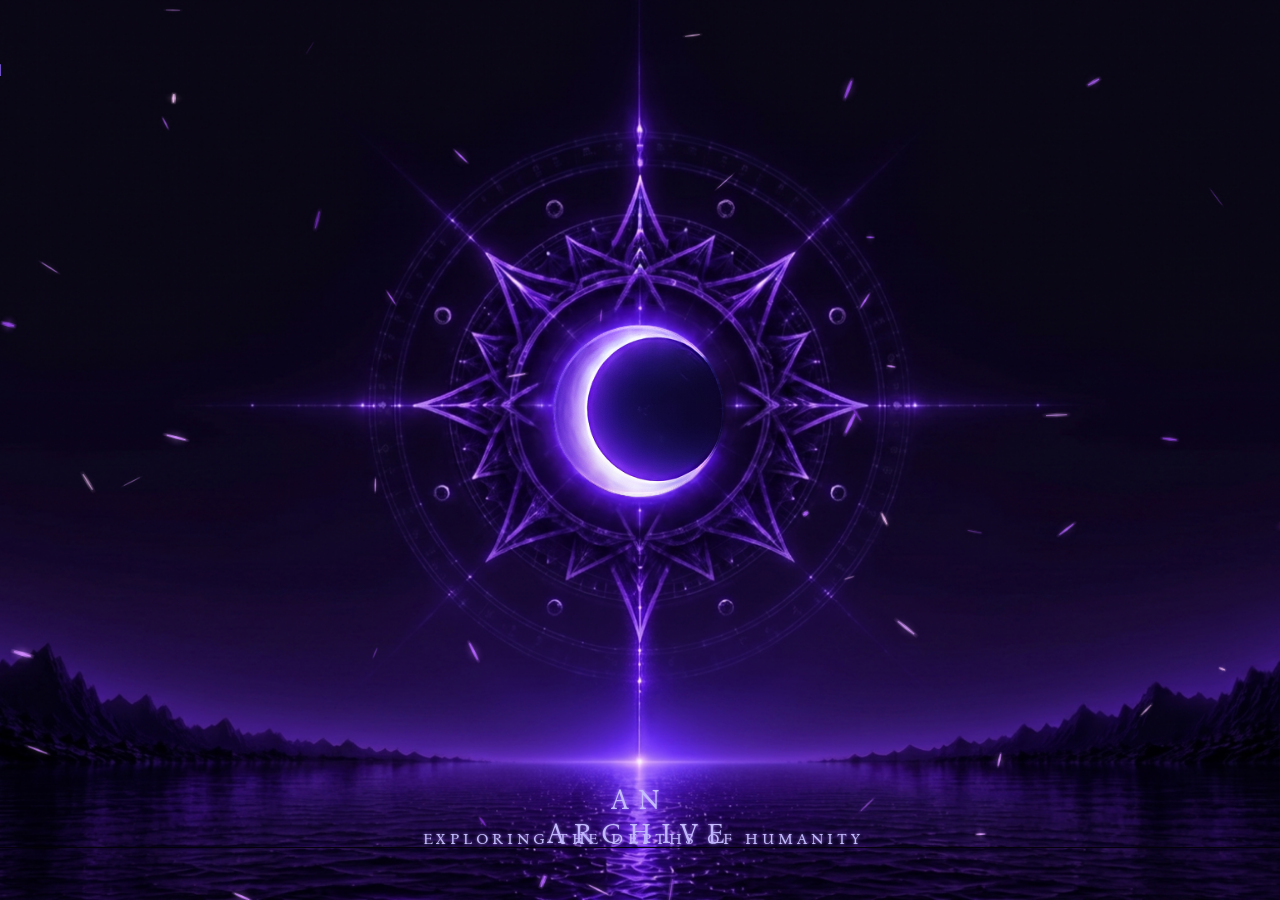
<file: index.html>
<!DOCTYPE html>
<html lang="en">
<head>
  <meta charset="UTF-8" />
  <meta name="viewport" content="width=device-width, initial-scale=1.0, viewport-fit=cover" />
  <meta name="theme-color" content="#05020a" />
  <meta name="description" content="Fukaimori — An Archive. Exploring the depths of humanity." />
  <title>Fukaimori · An Archive</title>
  <link rel="preconnect" href="https://fonts.googleapis.com" />
  <link rel="preconnect" href="https://fonts.gstatic.com" crossorigin />
  <link href="https://fonts.googleapis.com/css2?family=Bona+Nova:ital,wght@0,400;0,700&family=Cantarell:wght@400;700&family=Maven+Pro:wght@400;500&display=swap" rel="stylesheet" />
  <link rel="stylesheet" href="styles.css" />
  <style>
    /* ============================================================
       Mobile layout — 474 × 814 px (Figma Frame 253)
       Shown only when viewport width ≤ 768 px.
       Desktop layout (.viewport) shown above 768 px.
    ============================================================ */

    /* ── Switch: show desktop, hide mobile by default ── */
    .viewport     { display: flex; }   /* desktop on */
    .mob-viewport { display: none; }   /* mobile off */

    @media (max-width: 768px) {
      .viewport     { display: none; } /* desktop off */
      .mob-viewport { display: flex; } /* mobile on  */
    }

    /* ── Mobile stage ── */
    .mob-viewport {
      position: fixed;
      inset: 0;
      width: 100vw;
      height: 100vh;
      height: 100dvh;
      align-items: center;
      justify-content: center;
      background: #05020a;
      overflow: hidden;
    }

    /* ── Design canvas: 474 × 814 — JS scales to COVER screen ── */
    .mob-canvas {
      position: relative;
      width: 474px;
      height: 814px;
      flex: none;
      overflow: hidden;
      transform: scale(var(--mob-scale, 1));
      transform-origin: center center;
    }

    /* ── Background: BGM.png ── */
    .mob-bg {
      position: absolute;
      width: 474px;
      height: 814px;
      left: 0;
      top: 0;
      background: url("BGM.png") center center / cover no-repeat;
      z-index: 1;
    }

    /* ── Feather particles canvas ── */
    .mob-starfield {
      position: absolute;
      inset: 0;
      width: 100%;
      height: 100%;
      z-index: 2;
      pointer-events: none;
      display: block;
    }

    /* ── Hamburger — Group 168: left 27, top 38, size 20.22 × 12.77 ── */
    .mob-hamburger {
      position: absolute;
      left: 27px;
      top: 38px;
      width: 20.22px;
      height: 12.77px;
      z-index: 9;
      display: flex;
      flex-direction: column;
      justify-content: space-between;
      background: none;
      border: none;
      outline: none;
      padding: 0;
      margin: 0;
      cursor: pointer;
      -webkit-tap-highlight-color: transparent;
      appearance: none;
      -webkit-appearance: none;
    }
    .mob-hamburger-line {
      display: block;
      width: 20.22px;
      height: 0;
      border-top: 2.12889px solid #7960FF;
      border-radius: 1px;
    }

    /* ── Nav overlay — Frame 267 ── */
    .mob-nav-overlay {
      position: absolute;
      width: 474px;
      height: 814px;
      left: 0;
      top: 0;
      z-index: 20;
      background: rgba(5, 0, 34, 0.54);
      backdrop-filter: blur(7.2px);
      -webkit-backdrop-filter: blur(7.2px);
      opacity: 0;
      pointer-events: none;
      transition: opacity 0.3s ease;
    }
    .mob-nav-overlay.open {
      opacity: 1;
      pointer-events: all;
    }
    .mob-nav-close {
      position: absolute;
      left: 22px;
      top: 32px;
      width: 25px;
      height: 25px;
      background: none;
      border: none;
      outline: none;
      padding: 0;
      margin: 0;
      cursor: pointer;
      z-index: 5;
      display: flex;
      align-items: center;
      justify-content: center;
      -webkit-tap-highlight-color: transparent;
      appearance: none;
      -webkit-appearance: none;
    }
    .mob-nav-close svg { width: 25px; height: 25px; display: block; }
    .mob-nav-link {
      position: absolute;
      height: 33px;
      font-family: 'Bona Nova', Georgia, serif;
      font-weight: 400;
      font-size: 27.2613px;
      line-height: 33px;
      text-align: center;
      letter-spacing: 0.12em;
      color: #B5A9FF;
      text-decoration: none;
      display: block;
      white-space: nowrap;
      -webkit-tap-highlight-color: transparent;
      transition: color 0.2s ease, text-shadow 0.2s ease;
    }
    .mob-nav-link:active { color: #fff; text-shadow: 0 0 12px rgba(180,160,255,0.8); }
    .mob-nav-droppoint { width: 200px; left: calc(50% - 100px - 0.25px); top: 127px; }
    .mob-nav-archive   { width: 241px; left: calc(50% - 120.5px - 0.5px); top: 195px; }
    .mob-nav-brand {
      position: absolute;
      width: 146.41px;
      height: 21px;
      left: calc(50% - 146.41px / 2 + 0.21px);
      top: 34px;
      z-index: 5;
      display: flex;
      align-items: center;
      gap: 7px;
      pointer-events: none;
    }
    .mob-nav-brand-mark {
      flex-shrink: 0;
      width: 16.16px;
      height: 18.13px;
      background: url("Subtract.png") center center / contain no-repeat;
    }
    .mob-nav-brand-text {
      font-family: 'Cantarell', system-ui, sans-serif;
      font-weight: 700;
      font-size: 14.8308px;
      line-height: 21px;
      letter-spacing: 0.21em;
      white-space: nowrap;
      background: linear-gradient(90deg, #786BC7 0%, #442ADD 100%);
      -webkit-background-clip: text;
      -webkit-text-fill-color: transparent;
      background-clip: text;
    }

    /* ── Brand — Group 143: centered, top 34, 146.41 × 21 ── */
    .mob-brand {
      position: absolute;
      width: 146.41px;
      height: 21px;
      left: calc(50% - 146.41px / 2 + 0.21px);
      top: 34px;
      z-index: 9;
      display: flex;
      align-items: center;
      gap: 7px;
      text-decoration: none;
      -webkit-tap-highlight-color: transparent;
    }
    .mob-brand-mark {
      flex-shrink: 0;
      width: 16.16px;
      height: 18.13px;
      background: url("Subtract.png") center center / contain no-repeat;
    }
    .mob-brand-text {
      font-family: 'Cantarell', system-ui, sans-serif;
      font-weight: 700;
      font-size: 14.8308px;
      line-height: 21px;
      letter-spacing: 0.21em;
      white-space: nowrap;
      background: linear-gradient(90deg, #786BC7 0%, #442ADD 100%);
      -webkit-background-clip: text;
      -webkit-text-fill-color: transparent;
      background-clip: text;
    }

    /* ── BGLPM moon — left 197, top 329, 79 × 80 ── */
    .mob-moon {
      position: absolute;
      width: 79px;
      height: 80px;
      left: 197px;
      top: 329px;
      background: url("BGLPM.png") center center / 100% 100% no-repeat;
      z-index: 4;
      pointer-events: none;
    }

    /* ── Moon portal hitbox ── */
    .mob-moon-link {
      position: absolute;
      width: 79px;
      height: 80px;
      left: 197px;
      top: 329px;
      z-index: 5;
      border-radius: 50%;
      display: block;
      text-decoration: none;
      cursor: pointer;
      -webkit-tap-highlight-color: transparent;
      background: transparent;
      animation: mob-moon-pulse 3s ease-in-out infinite;
    }
    .mob-moon-link:focus-visible {
      outline: 2px solid rgba(105, 78, 171, 0.8);
      outline-offset: 4px;
    }
    @keyframes mob-moon-pulse {
      0%, 100% {
        box-shadow:
          0 0 12px 6px rgba(60, 20, 100, 0.45),
          0 0 28px 12px rgba(80, 30, 130, 0.3),
          0 0 55px 24px rgba(60, 20, 100, 0.18);
      }
      50% {
        box-shadow:
          0 0 20px 10px rgba(90, 40, 160, 0.7),
          0 0 45px 20px rgba(70, 25, 120, 0.5),
          0 0 80px 40px rgba(50, 15, 90, 0.3);
      }
    }

    /* ── Title group — Group 52: centered, top 681, 262 × 38.74, -0.3deg ── */
    .mob-title-group {
      position: absolute;
      width: 262px;
      height: 38.74px;
      left: calc(50% - 262px / 2);
      top: 681px;
      transform: rotate(-0.3deg);
      z-index: 8;
    }

    /* AN ARCHIVE */
    .mob-title {
      position: absolute;
      width: 157px;
      height: 20px;
      left: 53.17px;
      top: 0.27px;
      font-family: 'Bona Nova', Georgia, serif;
      font-weight: 400;
      font-size: 16.9464px;
      line-height: 20px;
      text-align: center;
      letter-spacing: 0.31em;
      color: #FFFFFF;
      white-space: nowrap;
      text-shadow:
        0 0 3px rgba(197, 188, 255, 0.55),
        0 0 8px rgba(150, 105, 255, 0.4),
        0 0 16px rgba(105, 78, 171, 0.28);
    }

    /* EXPLORING THE DEPTHS OF HUMANITY */
    .mob-subtitle {
      position: absolute;
      width: 262px;
      height: 11px;
      left: 0.14px;
      top: 27.74px;
      font-family: 'Bona Nova', Georgia, serif;
      font-weight: 400;
      font-size: 9.53914px;
      line-height: 11px;
      text-align: center;
      letter-spacing: 0.25em;
      color: #FFFFFF;
      white-space: nowrap;
      text-shadow:
        0 0 3px rgba(197, 188, 255, 0.55),
        0 0 8px rgba(150, 105, 255, 0.4),
        0 0 16px rgba(105, 78, 171, 0.28);
    }

    /* ── Mobile page transition ── */
    .mob-page-transition {
      position: fixed;
      inset: 0;
      z-index: 100;
      pointer-events: none;
      background: #05020a;
      opacity: 0;
      animation: none;
    }
    .mob-page-transition.is-leaving {
      pointer-events: all;
      animation: mob-pt-fade-out 0.35s ease forwards;
    }
    .mob-page-transition.is-entering {
      opacity: 1;
      pointer-events: none;
      animation: mob-pt-fade-in 0.4s ease forwards;
    }
    @keyframes mob-pt-fade-out {
      from { opacity: 0; }
      to   { opacity: 1; }
    }
    @keyframes mob-pt-fade-in {
      from { opacity: 1; }
      to   { opacity: 0; }
    }

    /* Hide mobile transition on desktop so it doesn't interfere */
    @media (min-width: 769px) {
      .mob-page-transition { display: none; }
    }
  </style>
</head>
<body>

  <!-- ═══════════════════════════════════════════════════
       DESKTOP LAYOUT (> 768px)
  ═══════════════════════════════════════════════════ -->
  <div class="viewport">
    <div class="canvas landing-canvas" id="canvas">

      <!-- Fallback cosmic scene -->
      <div class="scene" aria-hidden="true">
        <div class="stars"></div>
        <div class="sigil">
          <svg class="ring ring-outer" viewBox="0 0 400 400" role="presentation">
            <circle cx="200" cy="200" r="196" fill="none" stroke="url(#g)" stroke-width="1" opacity="0.5"/>
            <circle cx="200" cy="200" r="176" fill="none" stroke="url(#g)" stroke-width="0.6" stroke-dasharray="2 6" opacity="0.6"/>
            <defs>
              <linearGradient id="g" x1="0" y1="0" x2="1" y2="1">
                <stop offset="0" stop-color="#C5BCFF"/>
                <stop offset="1" stop-color="#694EAB"/>
              </linearGradient>
            </defs>
          </svg>
          <svg class="ring ring-inner" viewBox="0 0 400 400" role="presentation">
            <circle cx="200" cy="200" r="150" fill="none" stroke="url(#g)" stroke-width="0.8" opacity="0.7"/>
            <g stroke="url(#g)" stroke-width="1" fill="none" opacity="0.85">
              <polygon points="200,60 214,186 340,200 214,214 200,340 186,214 60,200 186,186"/>
            </g>
          </svg>
          <div class="moon"><div class="moon-body"></div></div>
        </div>
      </div>

      <!-- Background image -->
      <div class="photo" aria-hidden="true"></div>

      <!-- Clouds / fog (hidden via CSS) -->
      <div class="clouds" aria-hidden="true">
        <span class="cloud cloud-1"></span>
        <span class="cloud cloud-2"></span>
        <span class="cloud cloud-3"></span>
      </div>
      <div class="fog" aria-hidden="true">
        <span class="fog-layer fog-a"></span>
        <span class="fog-layer fog-b"></span>
        <span class="fog-layer fog-c"></span>
      </div>

      <!-- Animated star field -->
      <canvas class="starfield" aria-hidden="true"></canvas>

      <!-- BGLP 2 moon overlay -->
      <div class="moon-photo" aria-hidden="true"></div>

      <!-- Portal hitbox -->
      <a class="moon-link" href="archive.html" aria-label="Enter the archive" data-transition></a>

      <!-- Page transition overlay -->
      <div class="page-transition" aria-hidden="true"></div>

      <!-- Brand -->
      <div class="brand">
        <span class="brand-mark" aria-hidden="true"></span>
        <span class="brand-text">FUKAIMORI</span>
      </div>

      <!-- Drop point -->
      <a class="drop-point" href="droppoint.html" data-transition aria-label="Drop Point — submit recovered sequence">
        <span class="drop-text">DROP POINT</span>
        <span class="drop-dot" aria-hidden="true"></span>
      </a>

      <!-- Title block -->
      <h1 class="title">AN ARCHIVE</h1>
      <p class="subtitle">EXPLORING THE DEPTHS OF HUMANITY</p>

    </div>
  </div>

  <!-- ═══════════════════════════════════════════════════
       MOBILE LAYOUT (≤ 768px) — Figma Frame 253, 474×814
  ═══════════════════════════════════════════════════ -->
  <div class="mob-viewport" aria-hidden="true">
    <div class="mob-canvas" id="mobCanvas">

      <!-- BGM.png background -->
      <div class="mob-bg" aria-hidden="true"></div>

      <!-- Feather / star particles -->
      <canvas class="mob-starfield" aria-hidden="true"></canvas>

      <!-- Hamburger — opens nav overlay -->
      <button class="mob-hamburger" id="mobHamburger" aria-label="Open navigation menu" aria-expanded="false" tabindex="-1">
        <span class="mob-hamburger-line"></span>
        <span class="mob-hamburger-line"></span>
        <span class="mob-hamburger-line"></span>
      </button>

      <!-- Nav overlay — Frame 267 -->
      <div class="mob-nav-overlay" id="mobNavOverlay" role="dialog" aria-modal="true" aria-hidden="true" aria-label="Navigation">
        <!-- X close button: left 22, top 32, 25×25, #7960FF -->
        <button class="mob-nav-close" id="mobNavClose" aria-label="Close navigation" tabindex="-1">
          <svg viewBox="0 0 25 25" fill="none" xmlns="http://www.w3.org/2000/svg">
            <path d="M4.27 4.27L20.73 20.73M20.73 4.27L4.27 20.73" stroke="#7960FF" stroke-width="2.2" stroke-linecap="round"/>
          </svg>
        </button>
        <!-- Brand inside overlay -->
        <div class="mob-nav-brand" aria-hidden="true">
          <span class="mob-nav-brand-mark"></span>
          <span class="mob-nav-brand-text">FUKAIMORI</span>
        </div>
        <!-- DROP POINT — top 127 -->
        <a class="mob-nav-link mob-nav-droppoint" href="droppoint.html" tabindex="-1">DROP POINT</a>
        <!-- ARCHIVE NOTE — top 195 -->
        <a class="mob-nav-link mob-nav-archive" href="keynote.html" tabindex="-1">ARCHIVE NOTE</a>
      </div>

      <!-- Brand — Group 143 → Archive -->
      <a class="mob-brand" href="archive.html" aria-label="Fukaimori — Enter the archive" tabindex="-1">
        <span class="mob-brand-mark" aria-hidden="true"></span>
        <span class="mob-brand-text">FUKAIMORI</span>
      </a>

      <!-- BGLPM moon -->
      <div class="mob-moon" aria-hidden="true"></div>

      <!-- Moon portal hitbox -->
      <a class="mob-moon-link" href="archive.html" aria-label="Enter the archive" tabindex="-1"></a>

      <!-- Title block -->
      <div class="mob-title-group" aria-hidden="true">
        <p class="mob-title">AN ARCHIVE</p>
        <p class="mob-subtitle">EXPLORING THE DEPTHS OF HUMANITY</p>
      </div>

    </div>
  </div>

  <!-- Mobile page transition overlay (separate from desktop's) -->
  <div class="mob-page-transition" id="mobPageTransition" aria-hidden="true"></div>

  <script src="script.js"></script>
  <script>
    /* ============================================================
       Mobile-only scripts — only run when mobile layout is active
    ============================================================ */
    (function () {
      'use strict';

      function isMobileLayout() {
        return window.matchMedia('(max-width: 768px)').matches;
      }

      /* Fix aria-hidden + tabindex on layout switch so screen readers
         always get only the visible layout */
      function syncAccessibility() {
        var desktop = document.querySelector('.viewport');
        var mobile  = document.querySelector('.mob-viewport');
        if (!desktop || !mobile) return;

        var onMobile = isMobileLayout();

        // Desktop layout
        desktop.setAttribute('aria-hidden', onMobile ? 'true' : 'false');
        desktop.querySelectorAll('a, button, [tabindex]').forEach(function (el) {
          if (onMobile) {
            el.setAttribute('data-saved-tabindex', el.getAttribute('tabindex') || '');
            el.setAttribute('tabindex', '-1');
          } else {
            var saved = el.getAttribute('data-saved-tabindex');
            if (saved !== null && saved !== '') {
              el.setAttribute('tabindex', saved);
            } else {
              el.removeAttribute('tabindex');
            }
            el.removeAttribute('data-saved-tabindex');
          }
        });

        // Mobile layout
        mobile.setAttribute('aria-hidden', onMobile ? 'false' : 'true');
        mobile.querySelectorAll('a, button').forEach(function (el) {
          if (onMobile) {
            el.removeAttribute('tabindex');
          } else {
            el.setAttribute('tabindex', '-1');
          }
        });
      }

      syncAccessibility();
      window.addEventListener('resize', syncAccessibility);

      /* ── Mobile canvas scaler: COVER ── */
      (function scaler() {
        var canvas = document.getElementById('mobCanvas');
        if (!canvas) return;
        var DW = 474, DH = 814;

        function apply() {
          if (!isMobileLayout()) return;
          var vw = window.innerWidth;
          var vh = window.innerHeight || document.documentElement.clientHeight;
          var scale = Math.max(vw / DW, vh / DH);
          canvas.style.setProperty('--mob-scale', String(scale));
        }

        apply();
        window.addEventListener('resize', apply);
        window.addEventListener('orientationchange', function () { setTimeout(apply, 100); });
      })();

      /* ── Mobile page transition ── */
      (function initMobTransition() {
        var overlay = document.getElementById('mobPageTransition');
        if (!overlay) return;

        if (overlay.classList.contains('is-leaving')) {
          overlay.classList.remove('is-leaving');
          overlay.style.opacity = '0';
          overlay.style.animation = 'none';
          void overlay.offsetWidth;
          overlay.style.opacity = '';
          overlay.style.animation = '';
        }

        if (isMobileLayout()) {
          overlay.classList.add('is-entering');
          overlay.addEventListener('animationend', function onIn() {
            overlay.classList.remove('is-entering');
            overlay.removeEventListener('animationend', onIn);
          });
        }

        window.addEventListener('pageshow', function (e) {
          if (!e.persisted || !isMobileLayout()) return;
          overlay.classList.remove('is-leaving', 'is-entering');
          overlay.style.opacity = '0';
          overlay.style.animation = 'none';
          void overlay.offsetWidth;
          overlay.style.opacity = '';
          overlay.style.animation = '';
          overlay.classList.add('is-entering');
          overlay.addEventListener('animationend', function onR() {
            overlay.classList.remove('is-entering');
            overlay.removeEventListener('animationend', onR);
          });
        });

        function navigate(href) {
          overlay.classList.remove('is-entering');
          overlay.classList.add('is-leaving');
          overlay.addEventListener('animationend', function onLeft() {
            overlay.removeEventListener('animationend', onLeft);
            window.location.href = href;
          });
        }

        /* Intercept mobile nav links (brand only; hamburger now opens overlay) */
        document.querySelectorAll('.mob-brand').forEach(function (link) {
          var href = link.getAttribute('href');
          if (!href || href === '#') return;
          link.addEventListener('click', function (e) {
            if (!isMobileLayout()) return;
            e.preventDefault();
            navigate(href);
          });
        });

        /* Nav overlay links — close overlay then navigate */
        document.querySelectorAll('#mobNavOverlay a[href]').forEach(function (link) {
          link.addEventListener('click', function (e) {
            if (!isMobileLayout()) return;
            e.preventDefault();
            navigate(link.getAttribute('href'));
          });
        });
      })();

      /* ── Nav overlay open/close ── */
      (function initMobNav() {
        var hamburger = document.getElementById('mobHamburger');
        var overlay   = document.getElementById('mobNavOverlay');
        var closeBtn  = document.getElementById('mobNavClose');
        if (!hamburger || !overlay) return;

        function openNav() {
          if (!isMobileLayout()) return;
          overlay.classList.add('open');
          overlay.setAttribute('aria-hidden', 'false');
          hamburger.setAttribute('aria-expanded', 'true');
          /* give close button keyboard focus */
          if (closeBtn) closeBtn.focus();
        }

        function closeNav() {
          overlay.classList.remove('open');
          overlay.setAttribute('aria-hidden', 'true');
          hamburger.setAttribute('aria-expanded', 'false');
          hamburger.focus();
        }

        hamburger.addEventListener('click', openNav);
        if (closeBtn) closeBtn.addEventListener('click', closeNav);

        /* tap on the dimmed area (not on links) closes the overlay */
        overlay.addEventListener('click', function (e) {
          if (e.target === overlay) closeNav();
        });

        /* Escape key */
        document.addEventListener('keydown', function (e) {
          if (e.key === 'Escape' && overlay.classList.contains('open')) closeNav();
        });
      })();

      /* ── Moon portal tap — ripple then navigate ── */
      (function initMobMoon() {
        var link = document.querySelector('.mob-moon-link');
        if (!link) return;

        link.addEventListener('click', function (e) {
          if (!isMobileLayout()) return;
          e.preventDefault();

          var rect = link.getBoundingClientRect();
          var cx   = rect.left + rect.width  / 2;
          var cy   = rect.top  + rect.height / 2;
          var size = Math.max(rect.width, rect.height);

          for (var i = 0; i < 3; i++) {
            (function (delay) {
              var ring = document.createElement('div');
              ring.style.cssText = [
                'position:fixed',
                'border-radius:50%',
                'border:2px solid rgba(160,80,255,0.85)',
                'box-shadow:0 0 10px 3px rgba(160,80,255,0.5)',
                'pointer-events:none',
                'z-index:98',
                'left:'        + cx          + 'px',
                'top:'         + cy          + 'px',
                'width:'       + size        + 'px',
                'height:'      + size        + 'px',
                'margin-left:' + (-size / 2) + 'px',
                'margin-top:'  + (-size / 2) + 'px',
                'transform:scale(1)',
                'opacity:1',
                'transition:none'
              ].join(';');
              document.body.appendChild(ring);
              setTimeout(function () {
                ring.style.transition = 'transform 1.0s ease-out, opacity 1.0s ease-out';
                ring.style.transform  = 'scale(4.5)';
                ring.style.opacity    = '0';
              }, delay);
              setTimeout(function () { ring.remove(); }, delay + 1100);
            })(i * 280);
          }

          setTimeout(function () {
            var ov = document.getElementById('mobPageTransition');
            if (ov) {
              ov.classList.remove('is-entering');
              ov.classList.add('is-leaving');
              ov.addEventListener('animationend', function onLeft() {
                ov.removeEventListener('animationend', onLeft);
                window.location.href = 'archive.html';
              });
            } else {
              window.location.href = 'archive.html';
            }
          }, 650);
        });
      })();

      /* ── Mobile feather particles ── */
      (function initMobFeathers() {
        var cvs = document.querySelector('.mob-starfield');
        if (!cvs) return;
        var ctx = cvs.getContext('2d');
        var W, H, feathers = [];
        var NUM = 40;
        var palette = [
          [180, 100, 255], [210, 140, 255], [150,  70, 230],
          [220, 160, 255], [130,  50, 210], [255, 200, 255], [170, 90, 255]
        ];

        function resize() {
          var p = cvs.parentElement;
          W = cvs.width  = p ? p.offsetWidth  : 474;
          H = cvs.height = p ? p.offsetHeight : 814;
        }

        function rndFeather() {
          var col = palette[Math.floor(Math.random() * palette.length)];
          return {
            x: Math.random() * (W || 474), y: Math.random() * (H || 814),
            angle: Math.random() * Math.PI * 2,
            drift: Math.random() * Math.PI * 2,
            spin:  (Math.random() - 0.5) * 0.018,
            speed: Math.random() * 0.18 + 0.04,
            len:   Math.random() * 18 + 6,
            width: Math.random() * 1.4 + 0.4,
            col:   col,
            baseAlpha:     Math.random() * 0.5 + 0.3,
            twinklePeriod: Math.random() * 160 + 70,
            twinklePhase:  Math.random() * Math.PI * 2
          };
        }

        var frame = 0;
        function draw() {
          ctx.clearRect(0, 0, W, H);
          frame++;
          for (var j = 0; j < feathers.length; j++) {
            var f = feathers[j];
            f.x += Math.cos(f.drift) * f.speed;
            f.y += Math.sin(f.drift) * f.speed;
            f.angle += f.spin;
            if (f.x < -f.len) f.x = W + f.len;
            if (f.x > W + f.len) f.x = -f.len;
            if (f.y < -f.len) f.y = H + f.len;
            if (f.y > H + f.len) f.y = -f.len;

            var tw = Math.sin(frame / f.twinklePeriod * Math.PI * 2 + f.twinklePhase);
            var fa = Math.max(0.06, Math.min(0.92, f.baseAlpha + tw * 0.28));

            ctx.save();
            ctx.translate(f.x, f.y);
            ctx.rotate(f.angle);
            var g = ctx.createLinearGradient(-f.len / 2, 0, f.len / 2, 0);
            g.addColorStop(0,    'rgba(' + f.col + ',0)');
            g.addColorStop(0.25, 'rgba(' + f.col + ',' + (fa * 0.5).toFixed(2) + ')');
            g.addColorStop(0.5,  'rgba(' + f.col + ',' + fa.toFixed(2) + ')');
            g.addColorStop(0.75, 'rgba(' + f.col + ',' + (fa * 0.5).toFixed(2) + ')');
            g.addColorStop(1,    'rgba(' + f.col + ',0)');
            ctx.shadowColor = 'rgba(' + f.col + ',' + (fa * 0.9).toFixed(2) + ')';
            ctx.shadowBlur  = 8;
            ctx.beginPath();
            ctx.moveTo(-f.len / 2, 0);
            ctx.lineTo( f.len / 2, 0);
            ctx.strokeStyle = g;
            ctx.lineWidth   = f.width * 2.2;
            ctx.stroke();
            ctx.restore();
          }
          requestAnimationFrame(draw);
        }

        resize();
        feathers = [];
        for (var i = 0; i < NUM; i++) feathers.push(rndFeather());
        draw();
        window.addEventListener('resize', function () { resize(); feathers = []; for (var i = 0; i < NUM; i++) feathers.push(rndFeather()); });
      })();

    })();
  </script>
</body>
</html>
</file>
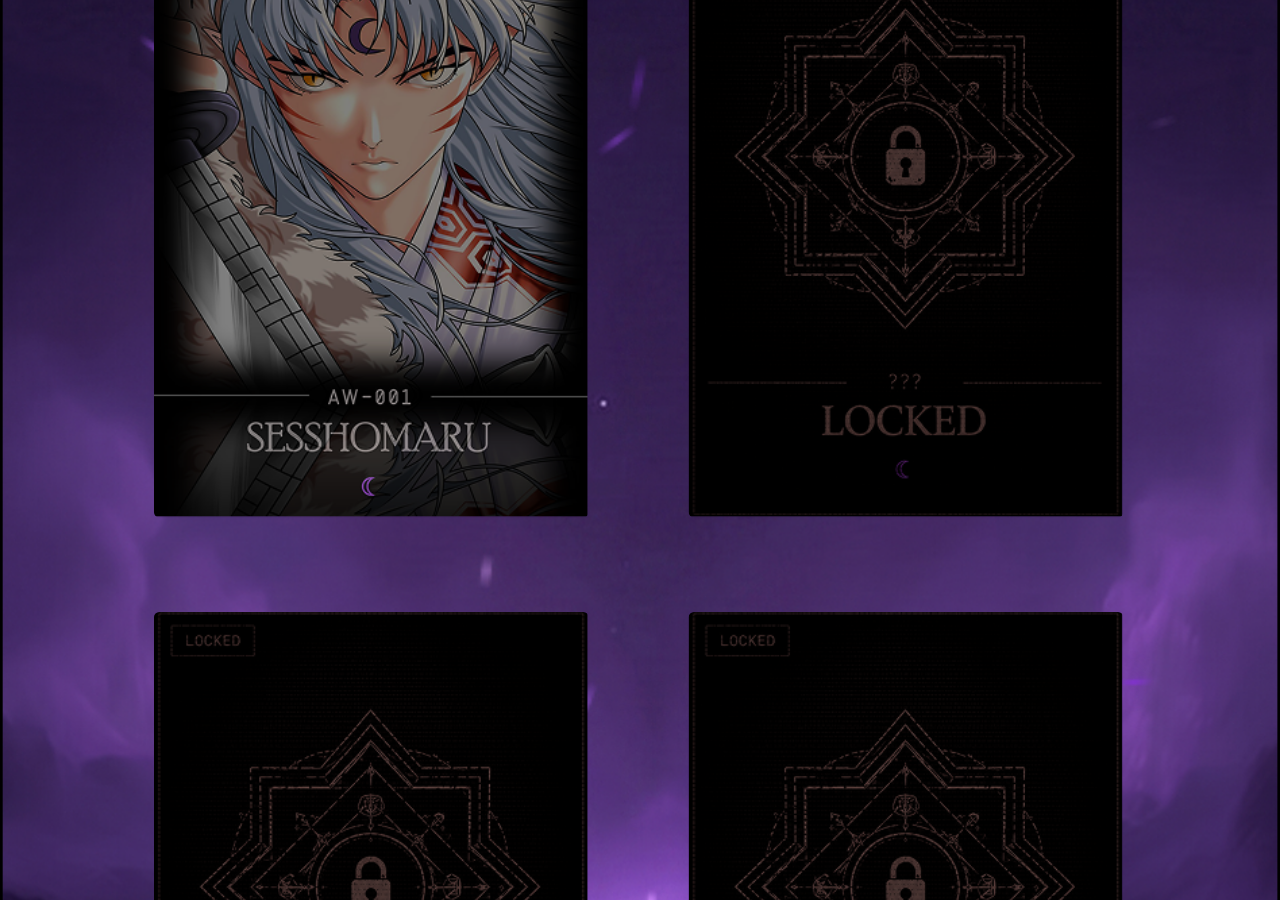
<file: archive-mobile.html>
<!DOCTYPE html>
<html lang="en">
<head>
  <meta charset="UTF-8" />
  <meta name="viewport" content="width=device-width, initial-scale=1.0, viewport-fit=cover" />
  <meta name="theme-color" content="#05020a" />
  <meta name="description" content="Fukaimori — Archive" />
  <title>Fukaimori · Archive</title>
  <link rel="preconnect" href="https://fonts.googleapis.com" />
  <link rel="preconnect" href="https://fonts.gstatic.com" crossorigin />
  <link href="https://fonts.googleapis.com/css2?family=Bona+Nova:ital,wght@0,400;0,700&family=Cantarell:wght@400;700&display=swap" rel="stylesheet" />
  <style>
    /* ============================================================
       Fukaimori · Archive Mobile
       Design base: 474 × 814 px (Figma Frame 257)
       JS scales the canvas to COVER the device viewport.
    ============================================================ */
    *, *::before, *::after { box-sizing: border-box; margin: 0; padding: 0; }

    html, body {
      width: 100%;
      height: 100%;
      background: #05020a;
      overflow: hidden;
    }

    /* Full-viewport centering stage */
    .arc-viewport {
      position: fixed;
      inset: 0;
      width: 100vw;
      height: 100vh;
      height: 100dvh;
      display: flex;
      align-items: center;
      justify-content: center;
      background: #05020a;
      overflow: hidden;
    }

    /* ── Design canvas: 474 × 814 — scaled by JS to COVER screen ── */
    .arc-canvas {
      position: relative;
      width: 474px;
      height: 814px;
      flex: none;
      overflow: hidden;
      transform: scale(var(--arc-scale, 1));
      transform-origin: center center;
    }

    /* ── Background: BGMN.png ── */
    .arc-bg {
      position: absolute;
      width: 474px;
      height: 814px;
      left: 0;
      top: 0;
      background: url("BGMN.png") center center / cover no-repeat;
      z-index: 1;
    }

    /* ── Hamburger — Group 168: left 27, top 38 ── */
    .arc-hamburger {
      position: absolute;
      left: 27px;
      top: 38px;
      width: 20.22px;
      height: 12.77px;
      z-index: 9;
      display: flex;
      flex-direction: column;
      justify-content: space-between;
      text-decoration: none;
      -webkit-tap-highlight-color: transparent;
    }
    .arc-hamburger-line {
      display: block;
      width: 20.22px;
      height: 0;
      border-top: 2.12889px solid #7960FF;
      border-radius: 1px;
    }

    /* ── Brand — Group 143: centered, top 34, 146.41 × 21 ── */
    .arc-brand {
      position: absolute;
      width: 146.41px;
      height: 21px;
      left: calc(50% - 146.41px / 2 + 0.21px);
      top: 34px;
      z-index: 9;
      display: flex;
      align-items: center;
      gap: 7px;
      text-decoration: none;
      -webkit-tap-highlight-color: transparent;
    }
    .arc-brand-mark {
      flex-shrink: 0;
      width: 16.16px;
      height: 18.13px;
      background: url("Subtract.png") center center / contain no-repeat;
    }
    .arc-brand-text {
      font-family: 'Cantarell', system-ui, sans-serif;
      font-weight: 700;
      font-size: 14.8308px;
      line-height: 21px;
      letter-spacing: 0.21em;
      white-space: nowrap;
      background: linear-gradient(90deg, #786BC7 0%, #442ADD 100%);
      -webkit-background-clip: text;
      -webkit-text-fill-color: transparent;
      background-clip: text;
    }

    /* ── ARCHIVE heading — centered, top 97, 160 × 43 ── */
    .arc-title {
      position: absolute;
      width: 160px;
      height: 43px;
      left: calc(50% - 160px / 2 - 0.25px);
      top: 97px;
      z-index: 5;
      font-family: 'Bona Nova', Georgia, serif;
      font-weight: 400;
      font-size: 35.9296px;
      line-height: 43px;
      text-align: center;
      color: #786BC7;
      white-space: nowrap;
    }

    /* ── Description — centered, top 136, 298 × 34 ── */
    .arc-desc {
      position: absolute;
      width: 298px;
      height: 34px;
      left: calc(50% - 298px / 2);
      top: 136px;
      z-index: 5;
      font-family: 'Bona Nova', Georgia, serif;
      font-weight: 400;
      font-size: 14px;
      line-height: 17px;
      text-align: center;
      color: #C2B8FF;
    }

    /* ── Card grid — 4 cards in 2×2, exact Figma coords ── */

    /* Card base */
    .arc-card {
      position: absolute;
      width: 160.59px;
      height: 235.67px;
      display: block;
      text-decoration: none;
      overflow: hidden;
      border-radius: 2px;
      z-index: 5;
      -webkit-tap-highlight-color: transparent;
      transition: filter 0.25s ease, transform 0.2s ease;
    }
    .arc-card:active {
      filter: brightness(1.15);
      transform: scale(0.97);
    }

    /* Card image fills the card */
    .arc-card-img {
      width: 100%;
      height: 100%;
      object-fit: cover;
      display: block;
    }

    /* Locked card — no pointer events, slightly dimmed */
    .arc-card--locked {
      cursor: default;
      filter: brightness(0.55) saturate(0.5);
    }
    .arc-card--locked:active {
      filter: brightness(0.55) saturate(0.5);
      transform: none;
    }

    /* aw 3 2 (Seshomaru) — top-left: left 57, top 196 */
    .arc-card-1 {
      left: 57px;
      top: 196px;
    }

    /* aw 3 1 — top-right: left 255.45, top 196 */
    .arc-card-2 {
      left: 255.45px;
      top: 196px;
    }

    /* aw 3 3 — bottom-left: left 57, top 466.72 */
    .arc-card-3 {
      left: 57px;
      top: 466.72px;
    }

    /* aw 3 4 — bottom-right: left 255.21, top 466.72 */
    .arc-card-4 {
      left: 255.21px;
      top: 466.72px;
    }

    /* ── Dot indicators — Ellipse 29 & 30 ── */
    /* Ellipse 29: left 213, top 728, 13.53 × 13.53, #9C8CFF (active) */
    .arc-dot-active {
      position: absolute;
      width: 13.53px;
      height: 13.53px;
      left: 213px;
      top: 728px;
      border-radius: 50%;
      background: #9C8CFF;
      z-index: 6;
    }

    /* Ellipse 30: left 244.58, top 728, 13.53 × 13.53, rgba(208,200,255,0.33) */
    .arc-dot-inactive {
      position: absolute;
      width: 13.53px;
      height: 13.53px;
      left: 244.58px;
      top: 728px;
      border-radius: 50%;
      background: rgba(208, 200, 255, 0.33);
      z-index: 6;
    }

    /* ── Page transition overlay ── */
    .arc-page-transition {
      position: fixed;
      inset: 0;
      z-index: 100;
      pointer-events: none;
      background: #05020a;
      opacity: 0;
    }
    .arc-page-transition.is-leaving {
      pointer-events: all;
      animation: arc-pt-out 0.35s ease forwards;
    }
    .arc-page-transition.is-entering {
      opacity: 1;
      pointer-events: none;
      animation: arc-pt-in 0.4s ease forwards;
    }
    @keyframes arc-pt-out {
      from { opacity: 0; }
      to   { opacity: 1; }
    }
    @keyframes arc-pt-in {
      from { opacity: 1; }
      to   { opacity: 0; }
    }

    /* ── Entrance animations ── */
    @keyframes arc-fade-up {
      from { opacity: 0; transform: translateY(14px); }
      to   { opacity: 1; transform: translateY(0); }
    }
    .arc-title  { animation: arc-fade-up 0.6s cubic-bezier(0.22,1,0.36,1) 0.15s both; }
    .arc-desc   { animation: arc-fade-up 0.6s cubic-bezier(0.22,1,0.36,1) 0.22s both; }
    .arc-card-1 { animation: arc-fade-up 0.55s cubic-bezier(0.22,1,0.36,1) 0.28s both; }
    .arc-card-2 { animation: arc-fade-up 0.55s cubic-bezier(0.22,1,0.36,1) 0.34s both; }
    .arc-card-3 { animation: arc-fade-up 0.55s cubic-bezier(0.22,1,0.36,1) 0.40s both; }
    .arc-card-4 { animation: arc-fade-up 0.55s cubic-bezier(0.22,1,0.36,1) 0.46s both; }

    /* ── Overlay 1: product detail ── */
    .arc-ov1 {
      position: absolute;
      inset: 0;
      width: 474px;
      height: 814px;
      z-index: 20;
      display: none;
      pointer-events: none;
      isolation: isolate;
    }
    .arc-ov1.active {
      display: block;
      pointer-events: all;
    }
    /* blur backdrop panel */
    .arc-ov1-panel {
      position: absolute;
      width: 418px;
      height: 386px;
      left: calc(50% - 418px/2);
      top: calc(50% - 386px/2 + 12px);
      background: rgba(0,0,0,0.27);
      box-shadow: 0 0 13.4px 2px #6D61B5;
      backdrop-filter: blur(12.2px);
      -webkit-backdrop-filter: blur(12.2px);
    }
    /* product image */
    .arc-ov1-img {
      position: absolute;
      width: 178px;
      height: 190px;
      left: 42px;
      top: 240px;
      object-fit: cover;
      box-shadow: inset 4.69px 4.69px 75.33px 4.42px #000;
    }
    /* color swatch bar */
    .arc-ov1-swatches {
      position: absolute;
      width: 117px;
      height: 15.02px;
      left: 72px;
      top: 402px;
      background: rgba(160,145,247,0.71);
    }
    .arc-ov1-swatch-active {
      position: absolute;
      width: 34.09px;
      height: 12.71px;
      left: 73.45px;
      top: 403.16px;
      background: #7960AD;
    }
    .arc-ov1-sw-white {
      position: absolute;
      left: 81.53px;
      top: 405.18px;
      font-family: 'Poppins', sans-serif;
      font-weight: 500;
      font-size: 5.98632px;
      line-height: 9px;
      color: #fff;
    }
    .arc-ov1-sw-black {
      position: absolute;
      left: 121.98px;
      top: calc(50% - 9px/2 + 2.68px);
      font-family: 'Poppins', sans-serif;
      font-weight: 500;
      font-size: 5.98632px;
      line-height: 9px;
      color: rgba(253,253,253,0.55);
    }
    .arc-ov1-sw-washed {
      position: absolute;
      left: 157.51px;
      top: calc(50% - 9px/2 + 2.68px);
      font-family: 'Poppins', sans-serif;
      font-weight: 500;
      font-size: 5.98632px;
      line-height: 9px;
      color: rgba(253,253,253,0.55);
    }
    /* serial */
    .arc-ov1-serial {
      position: absolute;
      left: 231px;
      top: 246px;
      font-family: 'Century','Times New Roman',Georgia,serif;
      font-weight: 400;
      font-size: 10.72px;
      line-height: 72%;
      color: #A394FF;
    }
    /* product name */
    .arc-ov1-name {
      position: absolute;
      width: 159px;
      left: 231px;
      top: 265px;
      font-family: 'Bona Nova',Georgia,serif;
      font-weight: 400;
      font-size: 23.1789px;
      line-height: 72%;
      color: #9A937B;
      margin: 0;
    }
    /* price struck */
    .arc-ov1-price-orig {
      position: absolute;
      left: 231px;
      top: 290.5px;
      font-family: 'Cantarell',sans-serif;
      font-weight: 400;
      font-size: 14.3634px;
      line-height: 120%;
      text-decoration: line-through;
      color: #666;
    }
    /* price discounted */
    .arc-ov1-price-disc {
      position: absolute;
      left: 325.7px;
      top: 289.91px;
      font-family: 'Cantarell',sans-serif;
      font-weight: 700;
      font-size: 14.3627px;
      line-height: 120%;
      color: rgba(178,142,255,0.67);
    }
    /* divider */
    .arc-ov1-divider {
      position: absolute;
      width: 194px;
      left: 232px;
      top: 319px;
      border: none;
      border-top: 0.841986px dashed #A3A3A3;
    }
    /* Description heading */
    .arc-ov1-desc-head {
      position: absolute;
      left: 231.08px;
      top: 326px;
      font-family: 'Bona Nova',Georgia,serif;
      font-weight: 400;
      font-size: 17.1765px;
      line-height: 120%;
      color: #9383F3;
      margin: 0;
    }
    /* Description text */
    .arc-ov1-desc-text {
      position: absolute;
      width: 189px;
      left: 231px;
      top: 349px;
      font-family: 'Bona Nova',Georgia,serif;
      font-weight: 400;
      font-size: 12.2819px;
      line-height: 130%;
      color: #969074;
      margin: 0;
    }
    /* Features heading */
    .arc-ov1-feat-head {
      position: absolute;
      left: 42.09px;
      top: 437px;
      font-family: 'Bona Nova',Georgia,serif;
      font-weight: 400;
      font-size: 20.0969px;
      line-height: 130%;
      color: #9383F3;
      margin: 0;
    }
    /* Feature items */
    .arc-ov1-feat-item {
      position: absolute;
      display: flex;
      align-items: flex-end;
      gap: 8px;
    }
    .arc-ov1-feat-dot {
      flex-shrink: 0;
      width: 5.97px;
      height: 5.97px;
      border-radius: 50%;
      background: #BFB4FF;
      margin-bottom: 2px;
    }
    .arc-ov1-feat-text {
      font-family: 'Bona Nova',Georgia,serif;
      font-weight: 400;
      font-size: 15.5142px;
      line-height: 19px;
      color: #969074;
      margin: 0;
    }
    .arc-ov1-feat-1 { left: 42px; top: 466.24px; }
    .arc-ov1-feat-2 { left: 42px; top: 486.53px; }
    .arc-ov1-feat-3 { left: 42px; top: 506.81px; }
    /* Order Here heading */
    .arc-ov1-order-head {
      position: absolute;
      left: 43.63px;
      top: 545px;
      font-family: 'Bona Nova',Georgia,serif;
      font-weight: 400;
      font-size: 17.448px;
      line-height: 120%;
      color: #9383F3;
      margin: 0;
    }
    /* Social icons */
    .arc-ov1-wa {
      position: absolute;
      width: 22.28px;
      height: 22.28px;
      left: 42px;
      top: 569.42px;
      background: url('walogo.png') center/contain no-repeat;
    }
    .arc-ov1-ig {
      position: absolute;
      width: 22.44px;
      height: 22.12px;
      left: 68px;
      top: 569.58px;
      background: url('iglogo.png') center/contain no-repeat;
    }
    /* vertical dots (ellipse 19-22) */
    .arc-ov1-vdot {
      position: absolute;
      width: 4.91px;
      height: 4.91px;
      border-radius: 50%;
      transform: matrix(0,1,1,0,0,0);
      left: 47.64px;
    }
    .arc-ov1-vdot-1 { top: 310px;    background: #A798FF; }
    .arc-ov1-vdot-2 { top: 325.05px; background: rgba(221,216,255,0.44); }
    .arc-ov1-vdot-3 { top: 340.11px; background: rgba(221,216,255,0.44); }
    .arc-ov1-vdot-4 { top: 355.16px; background: rgba(221,216,255,0.44); }
    /* ADD TO ARCHIVE button */
    .arc-ov1-add-btn {
      position: absolute;
      left: calc(50% - 160px/2);
      bottom: 60px;
      width: 160px;
      height: 36px;
      background: #786BC7;
      border: none;
      outline: none;
      cursor: pointer;
      font-family: 'Bona Nova',Georgia,serif;
      font-weight: 400;
      font-size: 13px;
      letter-spacing: 0.12em;
      color: #fff;
      display: flex;
      align-items: center;
      justify-content: center;
      -webkit-tap-highlight-color: transparent;
      z-index: 30;
      pointer-events: all;
    }
    /* close overlay button */
    .arc-ov1-close {
      position: absolute;
      right: 22px;
      top: 22px;
      width: 28px;
      height: 28px;
      background: none;
      border: none;
      outline: none;
      cursor: pointer;
      display: flex;
      align-items: center;
      justify-content: center;
      z-index: 25;
      -webkit-tap-highlight-color: transparent;
    }
    .arc-ov1-close svg { width: 18px; height: 18px; display: block; }

    /* ── Overlay 2: full archive page (Frame 259) ── */
    .arc-ov2 {
      position: absolute;
      inset: 0;
      width: 474px;
      height: 814px;
      z-index: 30;
      display: none;
      background: url('BGMN.png') center/cover no-repeat;
    }
    .arc-ov2.active { display: block; }
    /* logo */
    .arc-ov2-logo {
      position: absolute;
      width: 146.41px; height: 21px;
      left: calc(50% - 146.41px/2 + 0.21px); top: 34px;
      display: flex; align-items: center; gap: 7px;
    }
    .arc-ov2-logo-mark {
      flex-shrink: 0; width: 16.16px; height: 18.13px;
      background: url('Subtract.png') center/contain no-repeat;
    }
    .arc-ov2-logo-text {
      font-family: 'Cantarell',sans-serif; font-weight: 700;
      font-size: 14.8308px; line-height: 21px; letter-spacing: 0.21em;
      white-space: nowrap;
      background: linear-gradient(90deg,#786BC7 0%,#442ADD 100%);
      -webkit-background-clip: text; -webkit-text-fill-color: transparent; background-clip: text;
    }
    /* hamburger */
    .arc-ov2-ham {
      position: absolute; left: 27px; top: 38px;
      width: 20.22px; height: 12.77px;
      display: flex; flex-direction: column; justify-content: space-between;
      background: none; border: none; padding: 0; cursor: pointer;
      -webkit-tap-highlight-color: transparent;
    }
    .arc-ov2-ham-line {
      display: block; width: 20.22px; height: 0;
      border-top: 2.12889px solid #7960FF; border-radius: 1px;
    }
    /* heading */
    .arc-ov2-title {
      position: absolute; width: 160px; height: 43px;
      left: calc(50% - 160px/2 - 0.25px); top: 91px;
      font-family: 'Bona Nova',Georgia,serif; font-weight: 400;
      font-size: 35.9296px; line-height: 43px; text-align: center;
      color: #786BC7; margin: 0;
    }
    .arc-ov2-desc {
      position: absolute; width: 347px; height: 40px;
      left: calc(50% - 347px/2 + 0.5px); top: 131.2px;
      font-family: 'Bona Nova',Georgia,serif; font-weight: 400;
      font-size: 16.302px; line-height: 20px; text-align: center;
      color: #C2B8FF; margin: 0;
    }
    /* image grid */
    .arc-ov2-img {
      position: absolute; width: 180.61px; height: 265.06px; object-fit: cover;
    }
    .arc-ov2-img-1 { left: 48px;     top: 191px; }
    .arc-ov2-img-2 { left: 245.48px; top: 191px; }
    .arc-ov2-img-3 { left: 48px;     top: 472.94px; }
    .arc-ov2-img-4 { left: 245.48px; top: 472.94px; }
    /* pagination dots */
    .arc-ov2-dot-1 {
      position: absolute; width: 13.53px; height: 13.53px;
      left: 213px; top: 765px; border-radius: 50%; background: #9C8CFF;
    }
    .arc-ov2-dot-2 {
      position: absolute; width: 13.53px; height: 13.53px;
      left: 244.58px; top: 765px; border-radius: 50%;
      background: rgba(208,200,255,0.33);
    }
    /* Rectangle 19 — blur panel on top of archive view */
    .arc-ov2-panel {
      position: absolute;
      width: 418px; height: 386px;
      left: calc(50% - 418px/2); top: calc(50% - 386px/2 + 12px);
      background: rgba(0,0,0,0.27);
      box-shadow: 0 0 13.4px 2px #6D61B5;
      backdrop-filter: blur(12.2px); -webkit-backdrop-filter: blur(12.2px);
    }
    /* product image on panel */
    .arc-ov2-prod-img {
      position: absolute; width: 178px; height: 190px;
      left: 42px; top: 240px; object-fit: cover;
      box-shadow: inset 4.69px 4.69px 75.33px 4.42px #000;
    }
    /* swatches */
    .arc-ov2-swatches {
      position: absolute; width: 117px; height: 15.02px;
      left: 72px; top: 402px; background: rgba(160,145,247,0.71);
    }
    .arc-ov2-swatch-active {
      position: absolute; width: 34.09px; height: 12.71px;
      left: 73.45px; top: 403.16px; background: #7960AD;
    }
    .arc-ov2-sw-white {
      position: absolute; left: 81.53px; top: 405.18px;
      font-family: 'Poppins',sans-serif; font-weight: 500;
      font-size: 5.98632px; line-height: 9px; color: #fff;
    }
    .arc-ov2-sw-black {
      position: absolute; left: 121.98px; top: calc(50% - 9px/2 + 2.68px);
      font-family: 'Poppins',sans-serif; font-weight: 500;
      font-size: 5.98632px; line-height: 9px; color: rgba(253,253,253,0.55);
    }
    .arc-ov2-sw-washed {
      position: absolute; left: 157.51px; top: calc(50% - 9px/2 + 2.68px);
      font-family: 'Poppins',sans-serif; font-weight: 500;
      font-size: 5.98632px; line-height: 9px; color: rgba(253,253,253,0.55);
    }
    /* vertical dots */
    .arc-ov2-vdot {
      position: absolute; width: 4.91px; height: 4.91px;
      border-radius: 50%; transform: matrix(0,1,1,0,0,0); left: 47.64px;
    }
    .arc-ov2-vdot-1 { top: 310px;    background: #A798FF; }
    .arc-ov2-vdot-2 { top: 325.05px; background: rgba(221,216,255,0.44); }
    .arc-ov2-vdot-3 { top: 340.11px; background: rgba(221,216,255,0.44); }
    .arc-ov2-vdot-4 { top: 355.16px; background: rgba(221,216,255,0.44); }
    /* serial */
    .arc-ov2-serial {
      position: absolute; left: 231px; top: 246px;
      font-family: 'Century','Times New Roman',Georgia,serif; font-weight: 400;
      font-size: 10.72px; line-height: 72%; color: #A394FF;
    }
    /* name */
    .arc-ov2-name {
      position: absolute; width: 159px; left: 231px; top: 265px;
      font-family: 'Bona Nova',Georgia,serif; font-weight: 400;
      font-size: 23.1789px; line-height: 72%; color: #9A937B; margin: 0;
    }
    /* price */
    .arc-ov2-price-orig {
      position: absolute; left: 231px; top: 290.5px;
      font-family: 'Cantarell',sans-serif; font-weight: 400;
      font-size: 14.3634px; line-height: 120%;
      text-decoration: line-through; color: #666;
    }
    .arc-ov2-price-disc {
      position: absolute; left: 325.7px; top: 289.91px;
      font-family: 'Cantarell',sans-serif; font-weight: 700;
      font-size: 14.3627px; line-height: 120%;
      color: rgba(178,142,255,0.67);
    }
    /* divider */
    .arc-ov2-divider {
      position: absolute; width: 194px; left: 232px; top: 319px;
      border: none; border-top: 0.841986px dashed #A3A3A3;
    }
    /* description */
    .arc-ov2-desc-head {
      position: absolute; left: 231.08px; top: 326px;
      font-family: 'Bona Nova',Georgia,serif; font-weight: 400;
      font-size: 17.1765px; line-height: 120%; color: #9383F3; margin: 0;
    }
    .arc-ov2-desc-text {
      position: absolute; width: 189px; left: 231px; top: 349px;
      font-family: 'Bona Nova',Georgia,serif; font-weight: 400;
      font-size: 12.2819px; line-height: 130%; color: #969074; margin: 0;
    }
    /* features */
    .arc-ov2-feat-head {
      position: absolute; left: 42.09px; top: 437px;
      font-family: 'Bona Nova',Georgia,serif; font-weight: 400;
      font-size: 20.0969px; line-height: 130%; color: #9383F3; margin: 0;
    }
    .arc-ov2-feat-item {
      position: absolute; display: flex; align-items: flex-end; gap: 8px;
    }
    .arc-ov2-feat-dot {
      flex-shrink: 0; width: 5.97px; height: 5.97px;
      border-radius: 50%; background: #BFB4FF; margin-bottom: 2px;
    }
    .arc-ov2-feat-text {
      font-family: 'Bona Nova',Georgia,serif; font-weight: 400;
      font-size: 15.5142px; line-height: 19px; color: #969074; margin: 0;
    }
    .arc-ov2-feat-1 { left: 42px; top: 466.24px; }
    .arc-ov2-feat-2 { left: 42px; top: 486.53px; }
    .arc-ov2-feat-3 { left: 42px; top: 506.81px; }
    /* order */
    .arc-ov2-order-head {
      position: absolute; left: 43.63px; top: 545px;
      font-family: 'Bona Nova',Georgia,serif; font-weight: 400;
      font-size: 17.448px; line-height: 120%; color: #9383F3; margin: 0;
    }
    .arc-ov2-wa {
      position: absolute; width: 22.28px; height: 22.28px;
      left: 42px; top: 569.42px;
      background: url('walogo.png') center/contain no-repeat;
    }
    .arc-ov2-ig {
      position: absolute; width: 22.44px; height: 22.12px;
      left: 68px; top: 569.58px;
      background: url('iglogo.png') center/contain no-repeat;
    }
    /* overlay fade */
    @keyframes arc-ov-in {
      from { opacity: 0; }
      to   { opacity: 1; }
    }
    .arc-ov1.active, .arc-ov2.active {
      animation: arc-ov-in 0.3s ease forwards;
    }
  </style>
</head>
<body>
  <div class="arc-viewport">
    <div class="arc-canvas" id="arcCanvas">

      <!-- BGMN.png background -->
      <div class="arc-bg" aria-hidden="true"></div>

      <!-- Feather particles -->
      <canvas class="arc-starfield" aria-hidden="true" style="position:absolute;inset:0;width:474px;height:814px;z-index:2;pointer-events:none;display:block;"></canvas>

      <!-- Hamburger → droppoint.html -->
      <a class="arc-hamburger" href="droppoint.html" aria-label="Drop Point">
        <span class="arc-hamburger-line"></span>
        <span class="arc-hamburger-line"></span>
        <span class="arc-hamburger-line"></span>
      </a>

      <!-- Brand → back to index -->
      <a class="arc-brand" href="index.html" aria-label="Fukaimori — Back to home">
        <span class="arc-brand-mark" aria-hidden="true"></span>
        <span class="arc-brand-text">FUKAIMORI</span>
      </a>

      <!-- ARCHIVE heading -->
      <h1 class="arc-title">ARCHIVE</h1>

      <!-- Description -->
      <p class="arc-desc">This archive stores every record and collectible you have unlocked so far.</p>

      <!-- Card 1: K1.png — unlocked, opens overlay -->
      <div class="arc-card arc-card-1" id="arcCard1" role="button" tabindex="0" aria-label="Archive entry 1 — view details" style="cursor:pointer;">
        <img src="K1.png" alt="Archive entry 1" class="arc-card-img" />
      </div>

      <!-- Overlay 1: product detail -->
      <div class="arc-ov1" id="arcOv1" aria-hidden="true">
        <!-- blur backdrop -->
        <div class="arc-ov1-panel"></div>
        <!-- close button -->
        <button class="arc-ov1-close" id="arcOv1Close" aria-label="Close">
          <svg viewBox="0 0 18 18" fill="none" xmlns="http://www.w3.org/2000/svg">
            <path d="M3 3L15 15M15 3L3 15" stroke="#7960FF" stroke-width="2" stroke-linecap="round"/>
          </svg>
        </button>
        <!-- product image -->
        <img class="arc-ov1-img" src="kp1.png" alt="SESSHOMARU product" />
        <!-- color swatches -->
        <div class="arc-ov1-swatches"></div>
        <div class="arc-ov1-swatch-active"></div>
        <span class="arc-ov1-sw-white">White</span>
        <span class="arc-ov1-sw-black">Black</span>
        <span class="arc-ov1-sw-washed">Washed</span>
        <!-- vertical dots -->
        <span class="arc-ov1-vdot arc-ov1-vdot-1"></span>
        <span class="arc-ov1-vdot arc-ov1-vdot-2"></span>
        <span class="arc-ov1-vdot arc-ov1-vdot-3"></span>
        <span class="arc-ov1-vdot arc-ov1-vdot-4"></span>
        <!-- product info -->
        <span class="arc-ov1-serial">AW 001</span>
        <p class="arc-ov1-name">SESSHOMARU</p>
        <span class="arc-ov1-price-orig">Rp. 499.000</span>
        <span class="arc-ov1-price-disc">Rp. 399.000</span>
        <hr class="arc-ov1-divider" />
        <p class="arc-ov1-desc-head">Description</p>
        <p class="arc-ov1-desc-text">An original interpretation, brought into the world of FUKAIMORI. Each on its own, together into something larger.</p>
        <!-- features -->
        <p class="arc-ov1-feat-head">Features</p>
        <div class="arc-ov1-feat-item arc-ov1-feat-1">
          <span class="arc-ov1-feat-dot"></span>
          <span class="arc-ov1-feat-text">Heavy Cotton Combed 20s</span>
        </div>
        <div class="arc-ov1-feat-item arc-ov1-feat-2">
          <span class="arc-ov1-feat-dot"></span>
          <span class="arc-ov1-feat-text">Manual Screen Printed</span>
        </div>
        <div class="arc-ov1-feat-item arc-ov1-feat-3">
          <span class="arc-ov1-feat-dot"></span>
          <span class="arc-ov1-feat-text">A Limited Release, Then History</span>
        </div>
        <!-- order -->
        <p class="arc-ov1-order-head">Order Here</p>
        <div class="arc-ov1-wa"></div>
        <div class="arc-ov1-ig"></div>
      </div>
      <!-- ADD TO ARCHIVE button — outside ov1 to avoid stacking context issues -->
      <button class="arc-ov1-add-btn" id="arcOv1AddBtn" style="display:none;">ADD TO ARCHIVE</button>

      <!-- Overlay 2: full archive page (Frame 259) + detail panel -->
      <div class="arc-ov2" id="arcOv2" aria-hidden="true">
        <!-- logo -->
        <div class="arc-ov2-logo">
          <span class="arc-ov2-logo-mark"></span>
          <span class="arc-ov2-logo-text">FUKAIMORI</span>
        </div>
        <!-- hamburger -->
        <button class="arc-ov2-ham" aria-label="Menu">
          <span class="arc-ov2-ham-line"></span>
          <span class="arc-ov2-ham-line"></span>
          <span class="arc-ov2-ham-line"></span>
        </button>
        <!-- ARCHIVE heading -->
        <h1 class="arc-ov2-title">ARCHIVE</h1>
        <p class="arc-ov2-desc">This archive stores every record and collectible you have unlocked so far.</p>
        <!-- image grid -->
        <img class="arc-ov2-img arc-ov2-img-1" src="SESOTHUMB.png" alt="Sesshomaru" />
        <img class="arc-ov2-img arc-ov2-img-2" src="KL.png" alt="Locked" />
        <img class="arc-ov2-img arc-ov2-img-3" src="KL.png" alt="Locked" />
        <img class="arc-ov2-img arc-ov2-img-4" src="KL.png" alt="Locked" />
        <!-- pagination dots -->
        <span class="arc-ov2-dot-1"></span>
        <span class="arc-ov2-dot-2"></span>
        <!-- Rectangle 19 panel -->
        <div class="arc-ov2-panel"></div>
        <!-- product image -->
        <img class="arc-ov2-prod-img" src="kp1.png" alt="SESSHOMARU product" />
        <!-- swatches -->
        <div class="arc-ov2-swatches"></div>
        <div class="arc-ov2-swatch-active"></div>
        <span class="arc-ov2-sw-white">White</span>
        <span class="arc-ov2-sw-black">Black</span>
        <span class="arc-ov2-sw-washed">Washed</span>
        <!-- vertical dots -->
        <span class="arc-ov2-vdot arc-ov2-vdot-1"></span>
        <span class="arc-ov2-vdot arc-ov2-vdot-2"></span>
        <span class="arc-ov2-vdot arc-ov2-vdot-3"></span>
        <span class="arc-ov2-vdot arc-ov2-vdot-4"></span>
        <!-- product info -->
        <span class="arc-ov2-serial">AW 001</span>
        <p class="arc-ov2-name">SESSHOMARU</p>
        <span class="arc-ov2-price-orig">Rp. 499.000</span>
        <span class="arc-ov2-price-disc">Rp. 399.000</span>
        <hr class="arc-ov2-divider" />
        <p class="arc-ov2-desc-head">Description</p>
        <p class="arc-ov2-desc-text">An original interpretation, brought into the world of FUKAIMORI. Each on its own, together into something larger.</p>
        <!-- features -->
        <p class="arc-ov2-feat-head">Features</p>
        <div class="arc-ov2-feat-item arc-ov2-feat-1">
          <span class="arc-ov2-feat-dot"></span>
          <span class="arc-ov2-feat-text">Heavy Cotton Combed 20s</span>
        </div>
        <div class="arc-ov2-feat-item arc-ov2-feat-2">
          <span class="arc-ov2-feat-dot"></span>
          <span class="arc-ov2-feat-text">Manual Screen Printed</span>
        </div>
        <div class="arc-ov2-feat-item arc-ov2-feat-3">
          <span class="arc-ov2-feat-dot"></span>
          <span class="arc-ov2-feat-text">A Limited Release, Then History</span>
        </div>
        <!-- order -->
        <p class="arc-ov2-order-head">Order Here</p>
        <div class="arc-ov2-wa"></div>
        <div class="arc-ov2-ig"></div>
      </div>

      <!-- Card 2: locked (top-right, Figma "aw 3 1") -->
      <div class="arc-card arc-card-2 arc-card--locked" aria-label="Locked" role="img">
        <img src="KL.png" alt="Locked entry" class="arc-card-img" />
      </div>

      <!-- Card 3: locked (bottom-left, Figma "aw 3 3") -->
      <div class="arc-card arc-card-3 arc-card--locked" aria-label="Locked" role="img">
        <img src="KL.png" alt="Locked entry" class="arc-card-img" />
      </div>

      <!-- Card 4: locked (bottom-right, Figma "aw 3 4") -->
      <div class="arc-card arc-card-4 arc-card--locked" aria-label="Locked" role="img">
        <img src="KL.png" alt="Locked entry" class="arc-card-img" />
      </div>

      <!-- Pagination dots -->
      <span class="arc-dot-active" aria-hidden="true"></span>
      <span class="arc-dot-inactive" aria-hidden="true"></span>

    </div>
  </div>

  <!-- Page transition overlay -->
  <div class="arc-page-transition" id="arcPageTransition" aria-hidden="true"></div>

  <script>
    (function () {
      'use strict';

      /* ── Overlay 1 & 2 logic ── */
      (function initOverlays() {
        var card1     = document.getElementById('arcCard1');
        var ov1       = document.getElementById('arcOv1');
        var ov1Close  = document.getElementById('arcOv1Close');
        var ov1AddBtn = document.getElementById('arcOv1AddBtn');
        var ov2       = document.getElementById('arcOv2');
        if (!card1 || !ov1 || !ov2) return;

        function showOv1() {
          ov1.classList.add('active');
          ov1.setAttribute('aria-hidden', 'false');
          if (ov1AddBtn) ov1AddBtn.style.display = 'flex';
        }
        function hideOv1() {
          ov1.classList.remove('active');
          ov1.setAttribute('aria-hidden', 'true');
          if (ov1AddBtn) ov1AddBtn.style.display = 'none';
        }
        function showOv2() {
          ov1.classList.remove('active');
          ov1.setAttribute('aria-hidden', 'true');
          if (ov1AddBtn) ov1AddBtn.style.display = 'none';
          ov2.classList.add('active');
          ov2.setAttribute('aria-hidden', 'false');
        }

        card1.addEventListener('click', showOv1);
        card1.addEventListener('keydown', function(e) {
          if (e.key === 'Enter' || e.key === ' ') { e.preventDefault(); showOv1(); }
        });
        if (ov1Close) ov1Close.addEventListener('click', hideOv1);
        if (ov1AddBtn) ov1AddBtn.addEventListener('click', showOv2);
      })();

      /* ── Scale canvas to COVER viewport ── */
      (function scaler() {
        var canvas = document.getElementById('arcCanvas');
        if (!canvas) return;
        var DW = 474, DH = 814;

        function apply() {
          var vw = window.innerWidth;
          var vh = window.innerHeight || document.documentElement.clientHeight;
          var scale = Math.max(vw / DW, vh / DH);
          canvas.style.setProperty('--arc-scale', String(scale));
        }

        apply();
        window.addEventListener('resize', apply);
        window.addEventListener('orientationchange', function () { setTimeout(apply, 100); });
      })();

      /* ── Page transition ── */
      (function initTransition() {
        var overlay = document.getElementById('arcPageTransition');
        if (!overlay) return;

        // Safety reset stuck state
        if (overlay.classList.contains('is-leaving')) {
          overlay.classList.remove('is-leaving');
          overlay.style.opacity = '0';
          overlay.style.animation = 'none';
          void overlay.offsetWidth;
          overlay.style.opacity = '';
          overlay.style.animation = '';
        }

        // Fade in on load
        overlay.classList.add('is-entering');
        overlay.addEventListener('animationend', function onIn() {
          overlay.classList.remove('is-entering');
          overlay.removeEventListener('animationend', onIn);
        });

        // bfcache restore
        window.addEventListener('pageshow', function (e) {
          if (!e.persisted) return;
          overlay.classList.remove('is-leaving', 'is-entering');
          overlay.style.opacity = '0';
          overlay.style.animation = 'none';
          void overlay.offsetWidth;
          overlay.style.opacity = '';
          overlay.style.animation = '';
          overlay.classList.add('is-entering');
          overlay.addEventListener('animationend', function onR() {
            overlay.classList.remove('is-entering');
            overlay.removeEventListener('animationend', onR);
          });
        });

        function navigate(href) {
          overlay.classList.remove('is-entering');
          overlay.classList.add('is-leaving');
          overlay.addEventListener('animationend', function onLeft() {
            overlay.removeEventListener('animationend', onLeft);
            window.location.href = href;
          });
        }

        // Intercept all nav links
        document.querySelectorAll('a[href]').forEach(function (link) {
          var href = link.getAttribute('href');
          if (!href || href === '#') return;
          link.addEventListener('click', function (e) {
            e.preventDefault();
            navigate(href);
          });
        });
      })();

      /* ── Feather particles ── */
      (function initFeathers() {
        var cvs = document.querySelector('.arc-starfield');
        if (!cvs) return;
        var ctx = cvs.getContext('2d');
        var W = 474, H = 814;
        cvs.width = W; cvs.height = H;
        var feathers = [], NUM = 40;
        var palette = [
          [180,100,255],[210,140,255],[150,70,230],
          [220,160,255],[130,50,210],[255,200,255],[170,90,255]
        ];
        function rnd() {
          var col = palette[Math.floor(Math.random()*palette.length)];
          return { x:Math.random()*W, y:Math.random()*H,
            angle:Math.random()*Math.PI*2, drift:Math.random()*Math.PI*2,
            spin:(Math.random()-0.5)*0.018, speed:Math.random()*0.18+0.04,
            len:Math.random()*18+6, width:Math.random()*1.4+0.4, col:col,
            baseAlpha:Math.random()*0.5+0.3,
            twinklePeriod:Math.random()*160+70, twinklePhase:Math.random()*Math.PI*2 };
        }
        for (var i=0;i<NUM;i++) feathers.push(rnd());
        var frame=0;
        function draw() {
          ctx.clearRect(0,0,W,H); frame++;
          for (var j=0;j<feathers.length;j++) {
            var f=feathers[j];
            f.x+=Math.cos(f.drift)*f.speed; f.y+=Math.sin(f.drift)*f.speed; f.angle+=f.spin;
            if(f.x<-f.len)f.x=W+f.len; if(f.x>W+f.len)f.x=-f.len;
            if(f.y<-f.len)f.y=H+f.len; if(f.y>H+f.len)f.y=-f.len;
            var tw=Math.sin(frame/f.twinklePeriod*Math.PI*2+f.twinklePhase);
            var fa=Math.max(0.06,Math.min(0.92,f.baseAlpha+tw*0.28));
            ctx.save(); ctx.translate(f.x,f.y); ctx.rotate(f.angle);
            var g=ctx.createLinearGradient(-f.len/2,0,f.len/2,0);
            g.addColorStop(0,'rgba('+f.col+',0)');
            g.addColorStop(0.25,'rgba('+f.col+','+(fa*0.5).toFixed(2)+')');
            g.addColorStop(0.5,'rgba('+f.col+','+fa.toFixed(2)+')');
            g.addColorStop(0.75,'rgba('+f.col+','+(fa*0.5).toFixed(2)+')');
            g.addColorStop(1,'rgba('+f.col+',0)');
            ctx.shadowColor='rgba('+f.col+','+(fa*0.9).toFixed(2)+')';
            ctx.shadowBlur=8; ctx.beginPath();
            ctx.moveTo(-f.len/2,0); ctx.lineTo(f.len/2,0);
            ctx.strokeStyle=g; ctx.lineWidth=f.width*2.2; ctx.stroke();
            ctx.restore();
          }
          requestAnimationFrame(draw);
        }
        draw();
      })();

    })();
  </script>
</body>
</html>
</file>
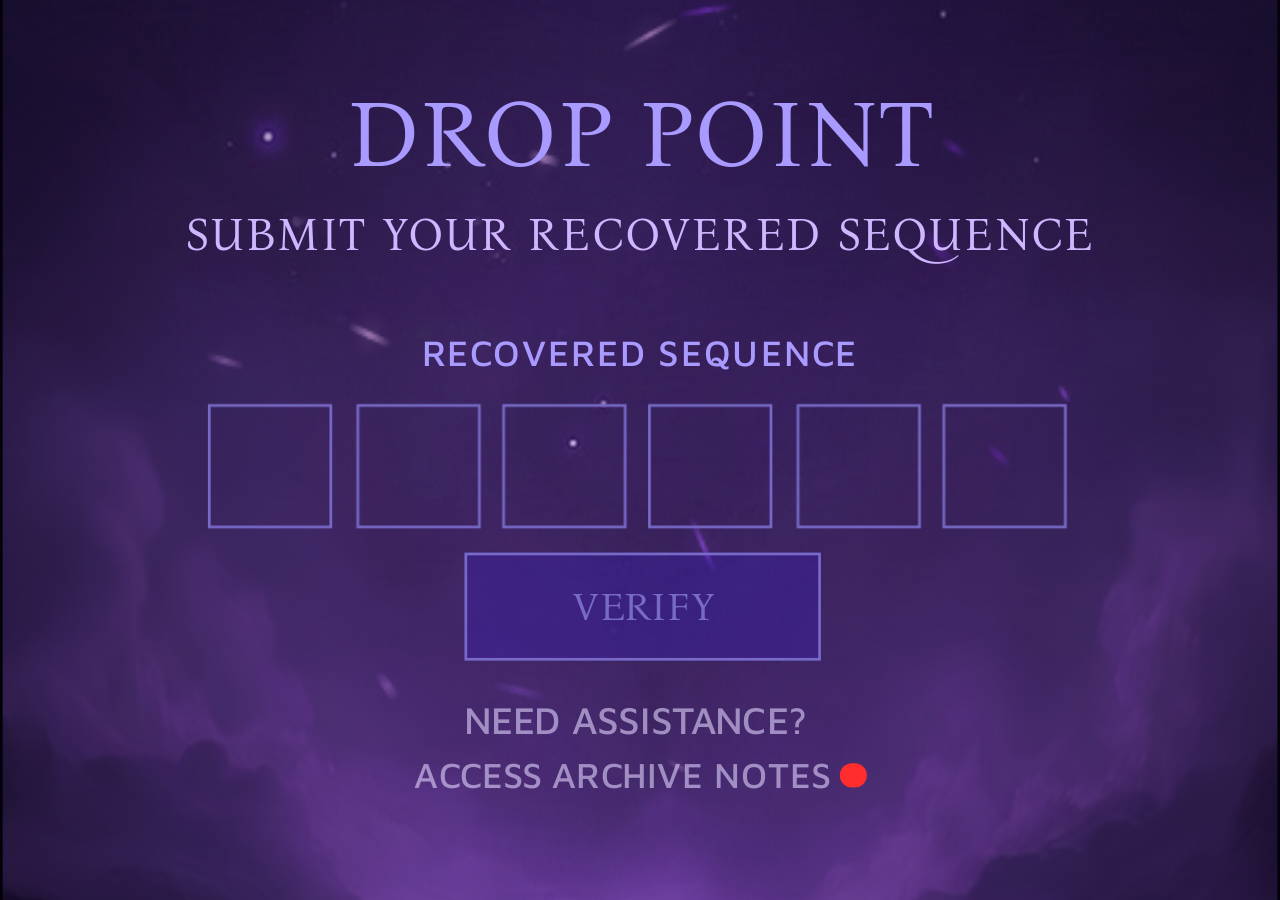
<file: droppoint-mobile.html>
<!DOCTYPE html>
<html lang="en">
<head>
  <meta charset="UTF-8" />
  <meta name="viewport" content="width=device-width, initial-scale=1.0, viewport-fit=cover" />
  <meta name="theme-color" content="#05020a" />
  <meta name="description" content="Fukaimori — Drop Point. Submit your recovered sequence." />
  <title>Fukaimori · Drop Point</title>
  <link rel="preconnect" href="https://fonts.googleapis.com" />
  <link rel="preconnect" href="https://fonts.gstatic.com" crossorigin />
  <link href="https://fonts.googleapis.com/css2?family=Bona+Nova:wght@400;700&family=Maven+Pro:wght@400;500&family=Cantarell:wght@700&display=swap" rel="stylesheet" />
  <style>
    *, *::before, *::after { box-sizing: border-box; margin: 0; padding: 0; }

    html, body {
      width: 100%;
      height: 100%;
      background: #000;
      overflow: hidden;
    }

    /* ── Scaler: always fills viewport, locks 474×814 ── */
    .m-viewport {
      position: fixed;
      inset: 0;
      display: flex;
      align-items: center;
      justify-content: center;
      overflow: hidden;
      background: #000;
    }

    /* Frame 262 — 474×814 canvas */
    .m-frame {
      position: relative;
      width: 474px;
      height: 814px;
      background: #000;
      overflow: hidden;
      flex-shrink: 0;
      transform-origin: center center;
    }

    /* BGM 2 — BGMN.png fills the full frame */
    .m-bg {
      position: absolute;
      inset: 0;
      width: 100%;
      height: 100%;
      background: url('BGMN.png') center/cover no-repeat;
      pointer-events: none;
      z-index: 0;
    }

    /* ── Group 143: Fukaimori header ── */
    .m-logo-group {
      position: absolute;
      width: 146.41px;
      height: 21px;
      left: calc(50% - 146.41px/2 + 0.21px);
      top: 34px;
      z-index: 5;
    }
    .m-logo-icon {
      position: absolute;
      width: 16.16px;
      height: 18.13px;
      left: 0;
      top: 2.13px;
      background: url('Subtract.png') center/contain no-repeat;
    }
    .m-logo-text {
      position: absolute;
      width: 122px;
      height: 21px;
      left: 24.41px;
      top: 0;
      font-family: 'Cantarell', sans-serif;
      font-weight: 700;
      font-size: 14.8308px;
      line-height: 21px;
      letter-spacing: 0.21em;
      background: linear-gradient(90deg, #786BC7 0%, #442ADD 100%);
      -webkit-background-clip: text;
      -webkit-text-fill-color: transparent;
      background-clip: text;
      white-space: nowrap;
    }

    /* ── Group 149: DROP POINT + subtitle ── */
    .m-dp-heading {
      position: absolute;
      width: 217px;
      height: 42px;
      left: calc(50% - 217px/2 + 0.43px);
      top: 270px;
      font-family: 'Bona Nova', Georgia, serif;
      font-weight: 400;
      font-size: 34.8144px;
      line-height: 42px;
      text-align: center;
      color: #A99AFF;
      z-index: 5;
      white-space: nowrap;
    }
    .m-dp-sub {
      position: absolute;
      width: 460px;
      height: 23px;
      left: calc(50% - 460px/2);
      top: 316.14px;
      font-family: 'Bona Nova', Georgia, serif;
      font-weight: 400;
      font-size: 16.5px;
      line-height: 23px;
      text-align: center;
      color: #CFB7FF;
      z-index: 5;
      white-space: nowrap;
      overflow: visible;
      letter-spacing: 0.02em;
    }

    /* RECOVERED SEQUENCE label */
    .m-dp-label {
      position: absolute;
      width: 240px;
      height: 19px;
      left: calc(50% - 240px/2);
      top: 362.29px;
      font-family: 'Maven Pro', sans-serif;
      font-weight: 500;
      font-size: 13.5px;
      line-height: 19px;
      text-align: center;
      color: #A99AFF;
      z-index: 5;
      white-space: nowrap;
      letter-spacing: 0.04em;
    }

    /* ── Group 158: 6 input boxes ── */
    .m-seq-box {
      position: absolute;
      top: 389.97px;
      width: 46.14px;
      height: 46.14px;
      border: 0.772531px solid #786BC7;
      background: transparent;
      font-family: 'Bona Nova', Georgia, serif;
      font-weight: 400;
      font-size: 22px;
      text-align: center;
      color: #C1AAFA;
      outline: none;
      caret-color: #A99AFF;
      z-index: 6;
      text-transform: uppercase;
      transition: border-color 0.2s ease, box-shadow 0.2s ease;
    }
    .m-seq-box:nth-child(1) { left: 77.3px; }
    .m-seq-box:nth-child(2) { left: 131.64px; }
    .m-seq-box:nth-child(3) { left: 185.97px; }
    .m-seq-box:nth-child(4) { left: 240.3px; }
    .m-seq-box:nth-child(5) { left: 294.64px; }
    .m-seq-box:nth-child(6) { left: 348.97px; }
    .m-seq-box:focus { border-color: #A99AFF; box-shadow: 0 0 8px rgba(155,100,255,0.4); }
    .m-seq-box.wrong { border-color: #FF2D2D; color: #FF2D2D; }
    .m-seq-box.correct {
      border-color: #3DFF8F; color: #3DFF8F;
      box-shadow: 0 0 10px rgba(61,255,143,0.5);
      background: rgba(61,255,143,0.05);
    }

    /* Shake group wrapper */
    .m-seq-group {
      position: absolute;
      inset: 0;
      pointer-events: none;
      z-index: 6;
    }
    .m-seq-group .m-seq-box { pointer-events: auto; }
    @keyframes m-shake {
      0%,100% { transform: translateX(0); }
      20%      { transform: translateX(-7px); }
      40%      { transform: translateX(7px); }
      60%      { transform: translateX(-5px); }
      80%      { transform: translateX(5px); }
    }
    .m-seq-group.shake .m-seq-box { animation: m-shake 0.4s ease; }

    /* ── Group 58: VERIFY button ── */
    .m-verify {
      position: absolute;
      width: 131.99px;
      height: 39.45px;
      left: calc(50% - 131.99px/2 + 1.09px);
      top: 445.35px;
      background: rgba(55, 22, 255, 0.19);
      border: 0.744598px solid #786BC7;
      font-family: 'Bona Nova', Georgia, serif;
      font-weight: 400;
      font-size: 14.9441px;
      line-height: 18px;
      text-align: center;
      color: #786BC7;
      cursor: pointer;
      z-index: 6;
      transition: background 0.25s ease, box-shadow 0.25s ease;
    }
    .m-verify:hover, .m-verify:focus-visible {
      background: rgba(55,22,255,0.32);
      box-shadow: 0 0 14px rgba(105,78,171,0.5);
      outline: none;
    }
    .m-verify:disabled { opacity: 0.6; cursor: default; }

    /* ── Group 75: assistance ── */
    .m-assist-q {
      position: absolute;
      width: 130px;
      height: 17px;
      left: calc(50% - 130px/2 - 0.08px);
      top: 497.64px;
      font-family: 'Maven Pro', sans-serif;
      font-weight: 500;
      font-size: 14.2243px;
      line-height: 17px;
      color: rgba(226, 214, 255, 0.59);
      z-index: 5;
      white-space: nowrap;
    }
    .m-assist-link {
      position: absolute;
      width: 153px;
      height: 16px;
      left: calc(50% - 153px/2 - 7.06px);
      top: 518.9px;
      font-family: 'Maven Pro', sans-serif;
      font-weight: 500;
      font-size: 13.285px;
      line-height: 16px;
      text-align: center;
      color: rgba(226, 214, 255, 0.59);
      text-decoration: none;
      z-index: 6;
      white-space: nowrap;
      transition: color 0.2s ease;
    }
    .m-assist-link:hover, .m-assist-link:focus-visible {
      color: rgba(226,214,255,0.9);
      outline: none;
    }

    /* Ellipse 14 — red dot */
    .m-dot {
      position: absolute;
      width: 9.24px;
      height: 9.24px;
      left: 311.47px;
      top: 522.59px;
      background: #FF2D2D;
      border-radius: 50%;
      z-index: 6;
      pointer-events: none;
      opacity: 0;
      transition: opacity 0.4s ease, background 0.3s ease;
    }
    .m-dot.active {
      opacity: 1;
      animation: m-dot-pulse 2.2s ease-in-out infinite;
    }
    .m-dot.purple {
      opacity: 1;
      background: #9B6FFF;
      animation: m-dot-purple 1.4s ease-in-out infinite;
    }
    @keyframes m-dot-pulse {
      0%,100% { box-shadow: 0 0 3px 1px rgba(255,45,45,0.55); }
      50%      { box-shadow: 0 0 5px 2px rgba(255,45,45,0.75); }
    }
    @keyframes m-dot-purple {
      0%,100% { box-shadow: 0 0 4px 1px rgba(155,111,255,0.6); }
      50%      { box-shadow: 0 0 7px 3px rgba(155,111,255,0.85); }
    }

    /* ── Entrance animation ── */
    @keyframes m-enter {
      from { opacity: 0; transform: translateY(14px); filter: blur(4px); }
      to   { opacity: 1; transform: translateY(0);    filter: blur(0); }
    }
    .m-logo-group,
    .m-dp-heading,
    .m-dp-sub,
    .m-dp-label,
    .m-seq-box,
    .m-verify,
    .m-assist-q,
    .m-assist-link {
      animation: m-enter 0.7s cubic-bezier(0.22,1,0.36,1) 0.1s both;
    }

    /* ── Mist overlay ── */
    @keyframes m-dim {
      0%,100% { opacity: 0.18; }
      50%     { opacity: 0.30; }
    }
    .m-mist {
      position: absolute;
      inset: 0;
      z-index: 4;
      pointer-events: none;
      background: radial-gradient(ellipse at 50% 40%, rgba(80,40,160,0.18) 0%, rgba(10,5,30,0.4) 70%, rgba(0,0,0,0.5) 100%);
      animation: m-dim 6s ease-in-out infinite;
    }

    /* ── Page transition overlay ── */
    .m-transition {
      position: absolute;
      inset: 0;
      background: #000;
      opacity: 0;
      pointer-events: none;
      z-index: 99;
      transition: opacity 0.45s ease;
    }
    .m-transition.fade-out { opacity: 1; pointer-events: auto; }
  </style>
</head>
<body>
  <div class="m-viewport" id="mViewport">
    <div class="m-frame" id="mFrame">

      <!-- Background: BGMN.png -->
      <div class="m-bg" aria-hidden="true"></div>

      <!-- Feather particles -->
      <canvas class="m-starfield" aria-hidden="true" style="position:absolute;inset:0;width:474px;height:814px;z-index:2;pointer-events:none;display:block;"></canvas>

      <!-- Mist overlay -->
      <div class="m-mist" aria-hidden="true"></div>

      <!-- Logo header (Group 143) -->
      <div class="m-logo-group" role="banner">
        <div class="m-logo-icon" aria-hidden="true"></div>
        <span class="m-logo-text">FUKAIMORI</span>
      </div>

      <!-- DROP POINT heading -->
      <h1 class="m-dp-heading">DROP POINT</h1>

      <!-- SUBMIT YOUR RECOVERED SEQUENCE -->
      <p class="m-dp-sub">SUBMIT YOUR RECOVERED SEQUENCE</p>

      <!-- RECOVERED SEQUENCE label -->
      <p class="m-dp-label">RECOVERED SEQUENCE</p>

      <!-- 6 input boxes (Group 158) -->
      <div class="m-seq-group" id="mSeqGroup" role="group" aria-label="Enter recovered sequence">
        <input class="m-seq-box" type="text" maxlength="1" inputmode="text" aria-label="Character 1" autocomplete="off" />
        <input class="m-seq-box" type="text" maxlength="1" inputmode="text" aria-label="Character 2" autocomplete="off" />
        <input class="m-seq-box" type="text" maxlength="1" inputmode="text" aria-label="Character 3" autocomplete="off" />
        <input class="m-seq-box" type="text" maxlength="1" inputmode="text" aria-label="Character 4" autocomplete="off" />
        <input class="m-seq-box" type="text" maxlength="1" inputmode="text" aria-label="Character 5" autocomplete="off" />
        <input class="m-seq-box" type="text" maxlength="1" inputmode="text" aria-label="Character 6" autocomplete="off" />
      </div>

      <!-- VERIFY button (Group 58) -->
      <button class="m-verify" id="mVerify" type="button">VERIFY</button>

      <!-- NEED ASSISTANCE? -->
      <p class="m-assist-q">NEED ASSISTANCE?</p>

      <!-- ACCESS ARCHIVE NOTES -->
      <a class="m-assist-link" id="mAssistLink" href="keynote.html" aria-label="Access archive notes">ACCESS ARCHIVE NOTES</a>

      <!-- Red dot (Ellipse 14) -->
      <span class="m-dot" id="mDot" aria-hidden="true"></span>

      <!-- Page transition -->
      <div class="m-transition" id="mTransition" aria-hidden="true"></div>

    </div>
  </div>

  <script>
    /* ── Scale frame to fill viewport (cover, no black bars) ── */
    (function () {
      var frame = document.getElementById('mFrame');
      var W = 474, H = 814;
      function scale() {
        var vw = window.innerWidth, vh = window.innerHeight;
        var s = Math.max(vw / W, vh / H);
        frame.style.transform = 'scale(' + s + ')';
      }
      scale();
      window.addEventListener('resize', scale);
    })();

    /* ── Sequence input logic ── */
    (function () {
      var SECRET   = 'KAZUYA';
      var seqGroup = document.getElementById('mSeqGroup');
      var verifyBtn= document.getElementById('mVerify');
      var boxes    = document.querySelectorAll('.m-seq-box');
      var transition = document.getElementById('mTransition');

      if (!verifyBtn || !seqGroup || !boxes.length) return;

      function navigate(href) {
        transition.classList.add('fade-out');
        setTimeout(function () { window.location.href = href; }, 450);
      }

      verifyBtn.addEventListener('click', function () {
        var entered = Array.from(boxes).map(function (b) { return b.value; }).join('').toUpperCase();
        if (entered === SECRET) {
          verifyBtn.disabled = true;
          boxes.forEach(function (b) { b.classList.add('correct'); });
          setTimeout(function () { navigate('granted.html'); }, 700);
        } else {
          boxes.forEach(function (b) { b.classList.add('wrong'); });
          seqGroup.classList.remove('shake');
          void seqGroup.offsetWidth;
          seqGroup.classList.add('shake');
          seqGroup.addEventListener('animationend', function h() {
            seqGroup.removeEventListener('animationend', h);
            seqGroup.classList.remove('shake');
            boxes.forEach(function (b) { b.classList.remove('wrong'); });
          });
        }
      });

      boxes.forEach(function (box, i) {
        box.addEventListener('input', function () {
          box.value = box.value.slice(-1).toUpperCase();
          if (box.value && i < boxes.length - 1) boxes[i + 1].focus();
        });
        box.addEventListener('keydown', function (e) {
          if (e.key === 'Backspace' && !box.value && i > 0) boxes[i - 1].focus();
          if (e.key === 'Enter') verifyBtn.click();
        });
      });
    })();

    /* ── Red dot pulse + link hover ── */
    (function () {
      var dot  = document.getElementById('mDot');
      var link = document.getElementById('mAssistLink');
      if (!dot) return;
      setTimeout(function () { dot.classList.add('active'); }, 850);
      if (link) {
        link.addEventListener('mouseenter', function () {
          dot.classList.remove('active'); dot.classList.add('purple');
        });
        link.addEventListener('mouseleave', function () {
          dot.classList.remove('purple'); dot.classList.add('active');
        });
        link.addEventListener('focus', function () {
          dot.classList.remove('active'); dot.classList.add('purple');
        });
        link.addEventListener('blur', function () {
          dot.classList.remove('purple'); dot.classList.add('active');
        });
      }
    })();

    /* ── Feather particles ── */
    (function initFeathers() {
      var cvs = document.querySelector('.m-starfield');
      if (!cvs) return;
      var ctx = cvs.getContext('2d');
      var W = 474, H = 814;
      cvs.width = W; cvs.height = H;
      var feathers = [], NUM = 40;
      var palette = [
        [180,100,255],[210,140,255],[150,70,230],
        [220,160,255],[130,50,210],[255,200,255],[170,90,255]
      ];
      function rnd() {
        var col = palette[Math.floor(Math.random()*palette.length)];
        return { x:Math.random()*W, y:Math.random()*H,
          angle:Math.random()*Math.PI*2, drift:Math.random()*Math.PI*2,
          spin:(Math.random()-0.5)*0.018, speed:Math.random()*0.18+0.04,
          len:Math.random()*18+6, width:Math.random()*1.4+0.4, col:col,
          baseAlpha:Math.random()*0.5+0.3,
          twinklePeriod:Math.random()*160+70, twinklePhase:Math.random()*Math.PI*2 };
      }
      for (var i=0;i<NUM;i++) feathers.push(rnd());
      var frame=0;
      function draw() {
        ctx.clearRect(0,0,W,H); frame++;
        for (var j=0;j<feathers.length;j++) {
          var f=feathers[j];
          f.x+=Math.cos(f.drift)*f.speed; f.y+=Math.sin(f.drift)*f.speed; f.angle+=f.spin;
          if(f.x<-f.len)f.x=W+f.len; if(f.x>W+f.len)f.x=-f.len;
          if(f.y<-f.len)f.y=H+f.len; if(f.y>H+f.len)f.y=-f.len;
          var tw=Math.sin(frame/f.twinklePeriod*Math.PI*2+f.twinklePhase);
          var fa=Math.max(0.06,Math.min(0.92,f.baseAlpha+tw*0.28));
          ctx.save(); ctx.translate(f.x,f.y); ctx.rotate(f.angle);
          var g=ctx.createLinearGradient(-f.len/2,0,f.len/2,0);
          g.addColorStop(0,'rgba('+f.col+',0)');
          g.addColorStop(0.25,'rgba('+f.col+','+(fa*0.5).toFixed(2)+')');
          g.addColorStop(0.5,'rgba('+f.col+','+fa.toFixed(2)+')');
          g.addColorStop(0.75,'rgba('+f.col+','+(fa*0.5).toFixed(2)+')');
          g.addColorStop(1,'rgba('+f.col+',0)');
          ctx.shadowColor='rgba('+f.col+','+(fa*0.9).toFixed(2)+')';
          ctx.shadowBlur=8; ctx.beginPath();
          ctx.moveTo(-f.len/2,0); ctx.lineTo(f.len/2,0);
          ctx.strokeStyle=g; ctx.lineWidth=f.width*2.2; ctx.stroke();
          ctx.restore();
        }
        requestAnimationFrame(draw);
      }
      draw();
    })();
  </script>
</body>
</html>
</file>
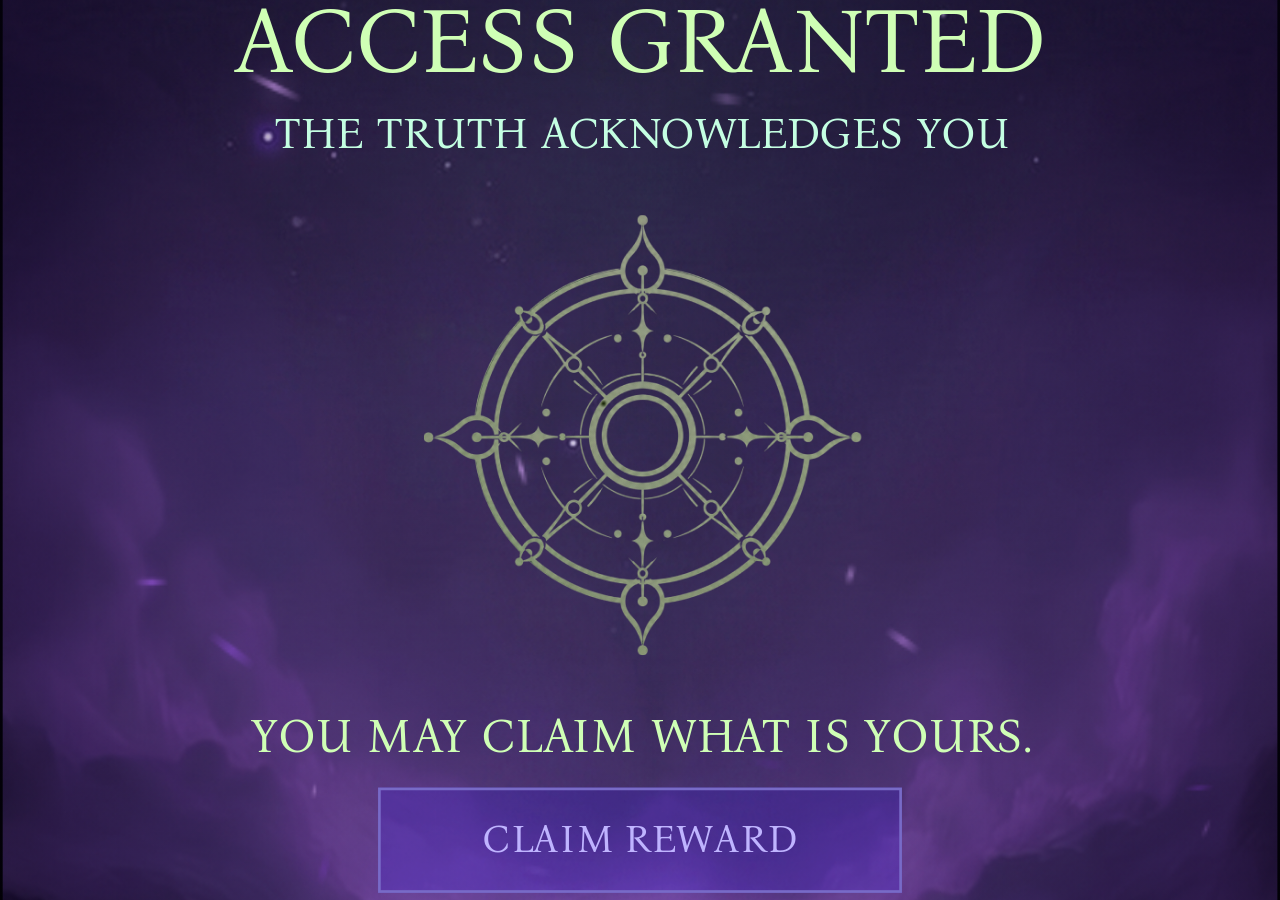
<file: granted-mobile.html>
<!DOCTYPE html>
<html lang="en">
<head>
  <meta charset="UTF-8" />
  <meta name="viewport" content="width=device-width, initial-scale=1.0, viewport-fit=cover" />
  <meta name="theme-color" content="#05020a" />
  <meta name="description" content="Fukaimori — Access Granted." />
  <title>Fukaimori · Access Granted</title>
  <link rel="preconnect" href="https://fonts.googleapis.com" />
  <link rel="preconnect" href="https://fonts.gstatic.com" crossorigin />
  <link href="https://fonts.googleapis.com/css2?family=Bona+Nova:wght@400;700&family=Cantarell:wght@700&display=swap" rel="stylesheet" />
  <style>
    *, *::before, *::after { box-sizing: border-box; margin: 0; padding: 0; }

    html, body {
      width: 100%; height: 100%;
      background: #000;
      overflow: hidden;
    }

    /* ── Viewport scaler ── */
    .m-viewport {
      position: fixed;
      inset: 0;
      display: flex;
      align-items: center;
      justify-content: center;
      overflow: hidden;
      background: #000;
    }

    /* Frame 263 — 474×814 */
    .m-frame {
      position: relative;
      width: 474px;
      height: 814px;
      background: #fff;
      overflow: hidden;
      flex-shrink: 0;
      transform-origin: center center;
    }

    /* BGM 2 — BGMN.png */
    .m-bg {
      position: absolute;
      width: 474px;
      height: 814px;
      left: calc(50% - 474px/2);
      top: calc(50% - 814px/2);
      background: url('BGMN.png') center/cover no-repeat;
      pointer-events: none;
      z-index: 0;
    }

    /* ── Group 143: Fukaimori logo header ── */
    .m-logo-group {
      position: absolute;
      width: 146.41px;
      height: 21px;
      left: calc(50% - 146.41px/2 + 0.21px);
      top: 34px;
      z-index: 5;
    }
    .m-logo-icon {
      position: absolute;
      width: 16.16px;
      height: 18.13px;
      left: 0;
      top: 2.13px;
      background: url('Subtract.png') center/contain no-repeat;
    }
    .m-logo-text {
      position: absolute;
      width: 122px;
      height: 21px;
      left: 24.41px;
      top: 0;
      font-family: 'Cantarell', sans-serif;
      font-weight: 700;
      font-size: 14.8308px;
      line-height: 21px;
      letter-spacing: 0.21em;
      background: linear-gradient(90deg, #786BC7 0%, #442ADD 100%);
      -webkit-background-clip: text;
      -webkit-text-fill-color: transparent;
      background-clip: text;
      white-space: nowrap;
    }

    /* ── ACCESS GRANTED ── */
    .m-heading {
      position: absolute;
      width: 304px;
      height: 41px;
      left: calc(50% - 304px/2);
      top: 235px;
      font-family: 'Bona Nova', Georgia, serif;
      font-weight: 400;
      font-size: 34.2939px;
      line-height: 41px;
      text-align: center;
      color: #CFFFB5;
      z-index: 5;
      white-space: nowrap;
    }

    /* ── THE TRUTH ACKNOWLEDGES YOU ── */
    .m-sub {
      position: absolute;
      width: 273px;
      height: 19px;
      left: calc(50% - 273px/2 + 0.41px);
      top: 280.45px;
      font-family: 'Bona Nova', Georgia, serif;
      font-weight: 400;
      font-size: 16.1463px;
      line-height: 19px;
      text-align: center;
      color: #C4FFE2;
      z-index: 5;
      white-space: nowrap;
    }

    /* ── logosuc image ── */
    .m-logo-success {
      position: absolute;
      width: 161.97px;
      height: 162.49px;
      left: calc(50% - 161.97px/2 + 0.57px);
      top: 320.22px;
      background: url('logosuc.png') center/contain no-repeat;
      mix-blend-mode: difference;
      z-index: 5;
    }

    /* ── YOU MAY CLAIM WHAT IS YOURS. ── */
    .m-claim-text {
      position: absolute;
      width: 289px;
      height: 21px;
      left: calc(50% - 289px/2 + 0.46px);
      top: 503.17px;
      font-family: 'Bona Nova', Georgia, serif;
      font-weight: 400;
      font-size: 17.7777px;
      line-height: 21px;
      text-align: center;
      color: #CFFFB5;
      z-index: 5;
      white-space: nowrap;
    }

    /* ── CLAIM REWARD button (Rectangle 16 + label) ── */
    .m-claim-btn {
      position: absolute;
      width: 194px;
      height: 39.35px;
      left: 140px;
      top: 531.83px;
      background: rgba(55, 22, 255, 0.19);
      border: 0.733803px solid #786BC7;
      font-family: 'Bona Nova', Georgia, serif;
      font-weight: 400;
      font-size: 14.5661px;
      line-height: 17px;
      text-align: center;
      color: #BFB4FF;
      cursor: pointer;
      z-index: 6;
      text-decoration: none;
      display: flex;
      align-items: center;
      justify-content: center;
      transition: background 0.25s ease, box-shadow 0.25s ease;
    }
    .m-claim-btn:hover,
    .m-claim-btn:focus-visible {
      background: rgba(55, 22, 255, 0.32);
      box-shadow: 0 0 14px rgba(105, 78, 171, 0.5);
      outline: none;
    }

    /* ── Mist overlay ── */
    .m-mist {
      position: absolute;
      inset: 0;
      z-index: 4;
      pointer-events: none;
      background: radial-gradient(ellipse at 50% 40%, rgba(40,120,80,0.12) 0%, rgba(10,5,30,0.35) 70%, rgba(0,0,0,0.5) 100%);
      animation: m-dim 6s ease-in-out infinite;
    }
    @keyframes m-dim { 0%,100%{opacity:.18} 50%{opacity:.28} }

    /* ── Entrance animation ── */
    @keyframes m-enter {
      from { opacity: 0; transform: translateY(14px); filter: blur(4px); }
      to   { opacity: 1; transform: translateY(0);    filter: blur(0); }
    }
    .m-logo-group,
    .m-heading,
    .m-sub,
    .m-logo-success,
    .m-claim-text,
    .m-claim-btn {
      animation: m-enter 0.8s cubic-bezier(0.22, 1, 0.36, 1) 0.15s both;
    }
    .m-heading      { animation-delay: 0.2s; }
    .m-sub          { animation-delay: 0.32s; }
    .m-logo-success { animation-delay: 0.44s; }
    .m-claim-text   { animation-delay: 0.56s; }
    .m-claim-btn    { animation-delay: 0.68s; }

    /* ── Green glow pulse on the success icon ── */
    @keyframes m-glow {
      0%,100% { filter: drop-shadow(0 0 8px rgba(100,255,180,0.4)); }
      50%     { filter: drop-shadow(0 0 18px rgba(100,255,180,0.75)); }
    }
    .m-logo-success { animation: m-enter 0.8s cubic-bezier(0.22,1,.36,1) 0.44s both, m-glow 3s ease-in-out 1.2s infinite; }

    /* ── Page transition ── */
    .m-transition {
      position: absolute;
      inset: 0;
      background: #000;
      opacity: 0;
      pointer-events: none;
      z-index: 99;
      transition: opacity 0.45s ease;
    }
    .m-transition.fade-out { opacity: 1; pointer-events: auto; }
  </style>
</head>
<body>
  <div class="m-viewport" id="mViewport">
    <div class="m-frame" id="mFrame">

      <!-- Background -->
      <div class="m-bg" aria-hidden="true"></div>

      <!-- Feather particles -->
      <canvas class="m-starfield" aria-hidden="true" style="position:absolute;inset:0;width:474px;height:814px;z-index:2;pointer-events:none;display:block;"></canvas>

      <!-- Mist -->
      <div class="m-mist" aria-hidden="true"></div>

      <!-- Logo header -->
      <div class="m-logo-group" role="banner">
        <div class="m-logo-icon" aria-hidden="true"></div>
        <span class="m-logo-text">FUKAIMORI</span>
      </div>

      <!-- ACCESS GRANTED -->
      <h1 class="m-heading">ACCESS GRANTED</h1>

      <!-- THE TRUTH ACKNOWLEDGES YOU -->
      <p class="m-sub">THE TRUTH ACKNOWLEDGES YOU</p>

      <!-- Success logo -->
      <div class="m-logo-success" aria-hidden="true"></div>

      <!-- YOU MAY CLAIM WHAT IS YOURS. -->
      <p class="m-claim-text">YOU MAY CLAIM WHAT IS YOURS.</p>

      <!-- CLAIM REWARD button -->
      <a class="m-claim-btn" href="claim.html" id="mClaimBtn" aria-label="Claim your reward">CLAIM REWARD</a>

      <!-- Page transition overlay -->
      <div class="m-transition" id="mTransition" aria-hidden="true"></div>

    </div>
  </div>

  <script>
    /* ── Scale frame to fill viewport (cover) ── */
    (function () {
      var frame = document.getElementById('mFrame');
      var W = 474, H = 814;
      function scale() {
        var vw = window.innerWidth, vh = window.innerHeight;
        var s = Math.max(vw / W, vh / H);
        frame.style.transform = 'scale(' + s + ')';
      }
      scale();
      window.addEventListener('resize', scale);
    })();

    /* ── Claim button: fade transition ── */
    (function () {
      var btn   = document.getElementById('mClaimBtn');
      var trans = document.getElementById('mTransition');
      if (!btn || !trans) return;
      btn.addEventListener('click', function (e) {
        e.preventDefault();
        var href = btn.getAttribute('href');
        trans.classList.add('fade-out');
        setTimeout(function () { window.location.href = href; }, 450);
      });
    })();

    /* ── Feather particles ── */
    (function initFeathers() {
      var cvs = document.querySelector('.m-starfield');
      if (!cvs) return;
      var ctx = cvs.getContext('2d');
      var W = 474, H = 814;
      cvs.width = W; cvs.height = H;
      var feathers = [], NUM = 40;
      var palette = [
        [180,100,255],[210,140,255],[150,70,230],
        [220,160,255],[130,50,210],[255,200,255],[170,90,255]
      ];
      function rnd() {
        var col = palette[Math.floor(Math.random()*palette.length)];
        return { x:Math.random()*W, y:Math.random()*H,
          angle:Math.random()*Math.PI*2, drift:Math.random()*Math.PI*2,
          spin:(Math.random()-0.5)*0.018, speed:Math.random()*0.18+0.04,
          len:Math.random()*18+6, width:Math.random()*1.4+0.4, col:col,
          baseAlpha:Math.random()*0.5+0.3,
          twinklePeriod:Math.random()*160+70, twinklePhase:Math.random()*Math.PI*2 };
      }
      for (var i=0;i<NUM;i++) feathers.push(rnd());
      var frame=0;
      function draw() {
        ctx.clearRect(0,0,W,H); frame++;
        for (var j=0;j<feathers.length;j++) {
          var f=feathers[j];
          f.x+=Math.cos(f.drift)*f.speed; f.y+=Math.sin(f.drift)*f.speed; f.angle+=f.spin;
          if(f.x<-f.len)f.x=W+f.len; if(f.x>W+f.len)f.x=-f.len;
          if(f.y<-f.len)f.y=H+f.len; if(f.y>H+f.len)f.y=-f.len;
          var tw=Math.sin(frame/f.twinklePeriod*Math.PI*2+f.twinklePhase);
          var fa=Math.max(0.06,Math.min(0.92,f.baseAlpha+tw*0.28));
          ctx.save(); ctx.translate(f.x,f.y); ctx.rotate(f.angle);
          var g=ctx.createLinearGradient(-f.len/2,0,f.len/2,0);
          g.addColorStop(0,'rgba('+f.col+',0)');
          g.addColorStop(0.25,'rgba('+f.col+','+(fa*0.5).toFixed(2)+')');
          g.addColorStop(0.5,'rgba('+f.col+','+fa.toFixed(2)+')');
          g.addColorStop(0.75,'rgba('+f.col+','+(fa*0.5).toFixed(2)+')');
          g.addColorStop(1,'rgba('+f.col+',0)');
          ctx.shadowColor='rgba('+f.col+','+(fa*0.9).toFixed(2)+')';
          ctx.shadowBlur=8; ctx.beginPath();
          ctx.moveTo(-f.len/2,0); ctx.lineTo(f.len/2,0);
          ctx.strokeStyle=g; ctx.lineWidth=f.width*2.2; ctx.stroke();
          ctx.restore();
        }
        requestAnimationFrame(draw);
      }
      draw();
    })();
  </script>
</body>
</html>
</file>
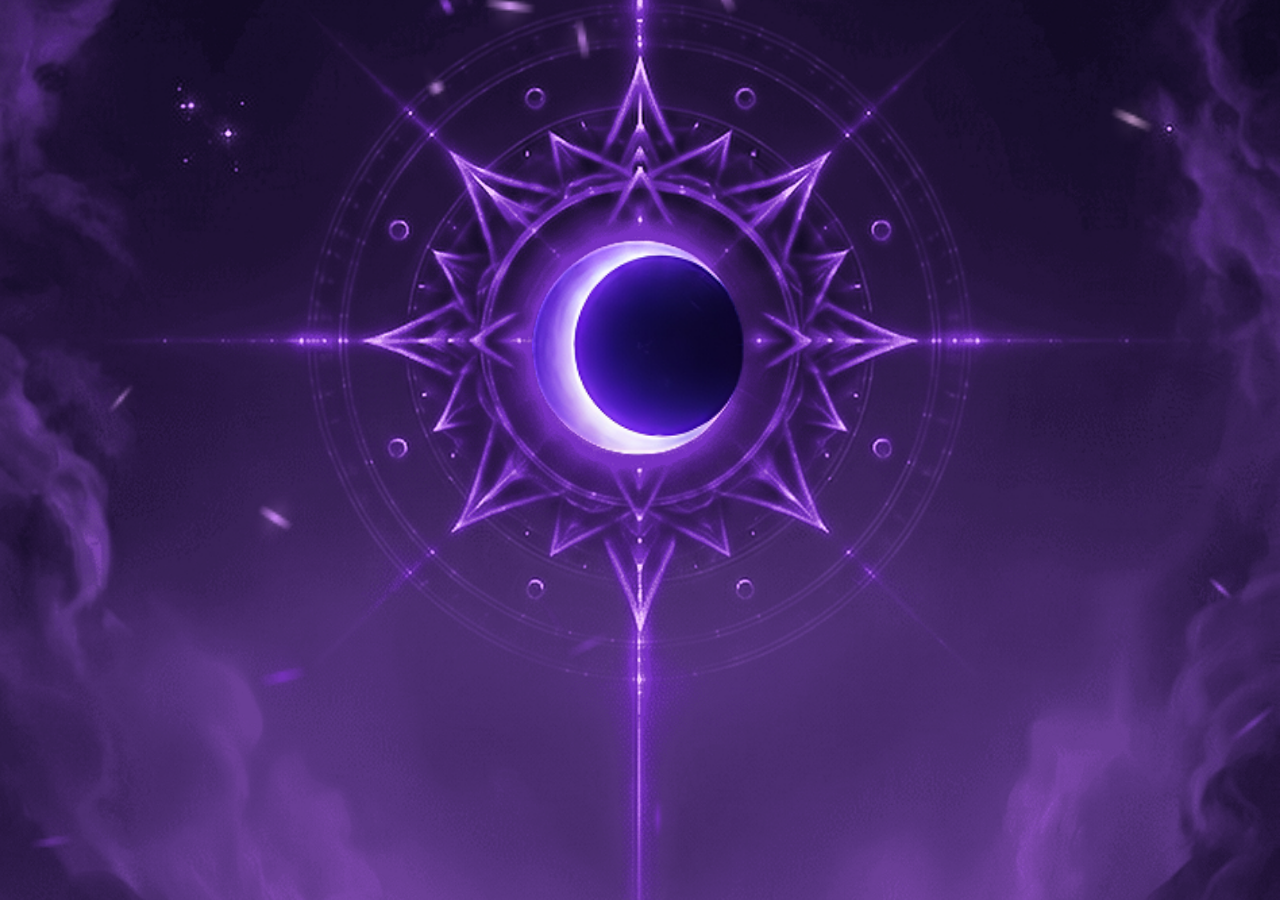
<file: index-mobile.html>
<!DOCTYPE html>
<html lang="en">
<head>
  <meta charset="UTF-8" />
  <meta name="viewport" content="width=device-width, initial-scale=1.0, viewport-fit=cover" />
  <meta name="theme-color" content="#05020a" />
  <meta name="description" content="Fukaimori — An Archive. Exploring the depths of humanity." />
  <title>Fukaimori · An Archive</title>
  <link rel="preconnect" href="https://fonts.googleapis.com" />
  <link rel="preconnect" href="https://fonts.gstatic.com" crossorigin />
  <link href="https://fonts.googleapis.com/css2?family=Bona+Nova:ital,wght@0,400;0,700&family=Cantarell:wght@400;700&family=Maven+Pro:wght@400;500&display=swap" rel="stylesheet" />
  <style>
    /* ============================================================
       Fukaimori · Mobile Index
       Design base: 474 × 814 px (Figma Frame 253)
       JS scales the 474×814 canvas to COVER the device viewport
       so it always fills the full screen on every mobile size.
    ============================================================ */
    *, *::before, *::after { box-sizing: border-box; margin: 0; padding: 0; }

    html, body {
      width: 100%;
      height: 100%;
      background: #05020a;
      overflow: hidden;
    }

    /* Full-viewport centering stage */
    .mob-viewport {
      position: fixed;
      inset: 0;
      width: 100vw;
      height: 100vh;
      height: 100dvh;
      display: flex;
      align-items: center;
      justify-content: center;
      background: #05020a;
      overflow: hidden;
    }

    /* ── Design canvas: 474 × 814 — scaled by JS to cover the screen ── */
    .mob-canvas {
      position: relative;
      width: 474px;
      height: 814px;
      flex: none;
      overflow: hidden;
      transform: scale(var(--mob-scale, 1));
      transform-origin: center center;
    }

    /* ── Background: BGM.png covers the canvas exactly ── */
    .mob-bg {
      position: absolute;
      width: 474px;
      height: 814px;
      left: 0;
      top: 0;
      background: url("BGM.png") center center / cover no-repeat;
      z-index: 1;
    }

    /* ── Animated feather particles ── */
    .mob-starfield {
      position: absolute;
      inset: 0;
      width: 100%;
      height: 100%;
      z-index: 2;
      pointer-events: none;
      display: block;
    }

    /* ── Hamburger — Group 168: left 27, top 38, size 20.22 × 12.77 ── */
    /* Three lines: Vector 5 (top 38), Vector 6 (top 44.39), Vector 7 (top 50.77) */
    .mob-hamburger {
      position: absolute;
      left: 27px;
      top: 38px;
      width: 20.22px;
      height: 12.77px;
      z-index: 9;
      display: flex;
      flex-direction: column;
      justify-content: space-between;
      background: none;
      border: none;
      outline: none;
      padding: 0;
      margin: 0;
      cursor: pointer;
      -webkit-tap-highlight-color: transparent;
      /* ensure button doesn't stretch */
      appearance: none;
      -webkit-appearance: none;
    }
    .mob-hamburger-line {
      display: block;
      width: 20.22px;
      height: 0;
      border-top: 2.12889px solid #7960FF;
      border-radius: 1px;
    }

    /* ── Brand — Group 143: centered, top 34, size 146.41 × 21 ── */
    /* Figma: left = calc(50% - 146.41px/2 + 0.21px) */
    .mob-brand {
      position: absolute;
      width: 146.41px;
      height: 21px;
      left: calc(50% - 146.41px / 2 + 0.21px);
      top: 34px;
      z-index: 9;
      display: flex;
      align-items: center;
      gap: 7px;
      text-decoration: none;
      -webkit-tap-highlight-color: transparent;
    }

    /* Subtract mark — Figma: left 164, top 36.13, size 16.16 × 18.13
       Relative within brand: 164 - (237 - 73.205 + 0.21) = 164 - 163.995 ≈ 0px
       Flex handles alignment naturally, mark comes first. */
    .mob-brand-mark {
      flex-shrink: 0;
      width: 16.16px;
      height: 18.13px;
      background: url("Subtract.png") center center / contain no-repeat;
    }

    /* FUKAIMORI — Figma: width 122, height 21, Cantarell 700 14.8308px, letter 0.21em */
    .mob-brand-text {
      font-family: 'Cantarell', system-ui, sans-serif;
      font-weight: 700;
      font-size: 14.8308px;
      line-height: 21px;
      letter-spacing: 0.21em;
      white-space: nowrap;
      background: linear-gradient(90deg, #786BC7 0%, #442ADD 100%);
      -webkit-background-clip: text;
      -webkit-text-fill-color: transparent;
      background-clip: text;
    }

    /* ── BGLPM moon — Figma: left 197, top 329, size 79 × 80 ── */
    .mob-moon {
      position: absolute;
      width: 79px;
      height: 80px;
      left: 197px;
      top: 329px;
      background: url("BGLPM.png") center center / 100% 100% no-repeat;
      z-index: 4;
      pointer-events: none;
    }

    /* ── Moon portal hitbox — same position/size as moon, circular pulse ── */
    .mob-moon-link {
      position: absolute;
      width: 79px;
      height: 80px;
      left: 197px;
      top: 329px;
      z-index: 5;
      border-radius: 50%;
      display: block;
      text-decoration: none;
      cursor: pointer;
      -webkit-tap-highlight-color: transparent;
      background: transparent;
      animation: mob-moon-pulse 3s ease-in-out infinite;
    }
    .mob-moon-link:focus-visible {
      outline: 2px solid rgba(105, 78, 171, 0.8);
      outline-offset: 4px;
    }
    @keyframes mob-moon-pulse {
      0%, 100% {
        box-shadow:
          0 0 12px 6px rgba(60, 20, 100, 0.45),
          0 0 28px 12px rgba(80, 30, 130, 0.3),
          0 0 55px 24px rgba(60, 20, 100, 0.18);
      }
      50% {
        box-shadow:
          0 0 20px 10px rgba(90, 40, 160, 0.7),
          0 0 45px 20px rgba(70, 25, 120, 0.5),
          0 0 80px 40px rgba(50, 15, 90, 0.3);
      }
    }

    /* ── Title group — Group 52: centered, top 681, size 262 × 38.74, rotate -0.3deg ── */
    /* Figma: left = calc(50% - 262px/2) = 106px on 474px canvas */
    .mob-title-group {
      position: absolute;
      width: 262px;
      height: 38.74px;
      left: calc(50% - 262px / 2);
      top: 681px;
      transform: rotate(-0.3deg);
      z-index: 8;
    }

    /* AN ARCHIVE — Figma absolute: left 159.17, top 681.27
       Group left = 106px → relative left = 159.17 - 106 = 53.17px
       top relative = 681.27 - 681 = 0.27px */
    .mob-title {
      position: absolute;
      width: 157px;
      height: 20px;
      left: 53.17px;
      top: 0.27px;
      font-family: 'Bona Nova', Georgia, serif;
      font-style: normal;
      font-weight: 400;
      font-size: 16.9464px;
      line-height: 20px;
      text-align: center;
      letter-spacing: 0.31em;
      color: #FFFFFF;
      white-space: nowrap;
      text-shadow:
        0 0 3px rgba(197, 188, 255, 0.55),
        0 0 8px rgba(150, 105, 255, 0.4),
        0 0 16px rgba(105, 78, 171, 0.28);
    }

    /* EXPLORING THE DEPTHS OF HUMANITY — Figma absolute: left 106.14, top 708.74
       Group left = 106px → relative left = 106.14 - 106 = 0.14px
       top relative = 708.74 - 681 = 27.74px */
    .mob-subtitle {
      position: absolute;
      width: 262px;
      height: 11px;
      left: 0.14px;
      top: 27.74px;
      font-family: 'Bona Nova', Georgia, serif;
      font-style: normal;
      font-weight: 400;
      font-size: 9.53914px;
      line-height: 11px;
      text-align: center;
      letter-spacing: 0.25em;
      color: #FFFFFF;
      white-space: nowrap;
      text-shadow:
        0 0 3px rgba(197, 188, 255, 0.55),
        0 0 8px rgba(150, 105, 255, 0.4),
        0 0 16px rgba(105, 78, 171, 0.28);
    }

    /* ── Nav menu overlay — Frame 267 ── */
    /* Rectangle 53: full canvas blur/dim layer */
    .mob-nav-overlay {
      position: absolute;
      width: 474px;
      height: 814px;
      left: 0;
      top: 0;
      z-index: 20;
      background: rgba(5, 0, 34, 0.54);
      backdrop-filter: blur(7.2px);
      -webkit-backdrop-filter: blur(7.2px);
      opacity: 0;
      pointer-events: none;
      transition: opacity 0.3s ease;
    }
    .mob-nav-overlay.open {
      opacity: 1;
      pointer-events: all;
    }
    /* Close button (SVG icon) — left 22, top 32, size 25×25 */
    .mob-nav-close {
      position: absolute;
      left: 22px;
      top: 32px;
      width: 25px;
      height: 25px;
      background: none;
      border: none;
      outline: none;
      padding: 0;
      margin: 0;
      cursor: pointer;
      z-index: 5;
      display: flex;
      align-items: center;
      justify-content: center;
      -webkit-tap-highlight-color: transparent;
      appearance: none;
      -webkit-appearance: none;
    }
    .mob-nav-close svg {
      width: 25px;
      height: 25px;
      display: block;
    }
    /* Nav links */
    .mob-nav-link {
      position: absolute;
      height: 33px;
      font-family: 'Bona Nova', Georgia, serif;
      font-style: normal;
      font-weight: 400;
      font-size: 27.2613px;
      line-height: 33px;
      text-align: center;
      letter-spacing: 0.12em;
      color: #B5A9FF;
      text-decoration: none;
      display: block;
      white-space: nowrap;
      -webkit-tap-highlight-color: transparent;
      transition: color 0.2s ease, text-shadow 0.2s ease;
    }
    .mob-nav-link:active {
      color: #ffffff;
      text-shadow: 0 0 12px rgba(180,160,255,0.8);
    }
    /* DROP POINT — left calc(50% - 200px/2 - 0.25px), top 127 */
    .mob-nav-droppoint {
      width: 200px;
      left: calc(50% - 100px - 0.25px);
      top: 127px;
    }
    /* ARCHIVE NOTE — left calc(50% - 241px/2 - 0.5px), top 195 */
    .mob-nav-archive {
      width: 241px;
      left: calc(50% - 120.5px - 0.5px);
      top: 195px;
    }
    /* Brand visible in overlay — same position as main brand (z-index above overlay) */
    .mob-nav-brand {
      position: absolute;
      width: 146.41px;
      height: 21px;
      left: calc(50% - 146.41px / 2 + 0.21px);
      top: 34px;
      z-index: 5;
      display: flex;
      align-items: center;
      gap: 7px;
      text-decoration: none;
      pointer-events: none;
    }
    .mob-nav-brand-mark {
      flex-shrink: 0;
      width: 16.16px;
      height: 18.13px;
      background: url("Subtract.png") center center / contain no-repeat;
    }
    .mob-nav-brand-text {
      font-family: 'Cantarell', system-ui, sans-serif;
      font-weight: 700;
      font-size: 14.8308px;
      line-height: 21px;
      letter-spacing: 0.21em;
      white-space: nowrap;
      background: linear-gradient(90deg, #786BC7 0%, #442ADD 100%);
      -webkit-background-clip: text;
      -webkit-text-fill-color: transparent;
      background-clip: text;
    }

    /* ── Page transition overlay ── */
    .mob-page-transition {
      position: fixed;
      inset: 0;
      z-index: 100;
      pointer-events: none;
      background: #05020a;
      opacity: 0;
      animation: none;
    }
    .mob-page-transition.is-leaving {
      pointer-events: all;
      animation: mob-pt-fade-out 0.35s ease forwards;
    }
    .mob-page-transition.is-entering {
      opacity: 1;
      pointer-events: none;
      animation: mob-pt-fade-in 0.4s ease forwards;
    }
    @keyframes mob-pt-fade-out {
      from { opacity: 0; }
      to   { opacity: 1; }
    }
    @keyframes mob-pt-fade-in {
      from { opacity: 1; }
      to   { opacity: 0; }
    }
  </style>
</head>
<body>
  <div class="mob-viewport">
    <div class="mob-canvas" id="mobCanvas">

      <!-- BGM.png background -->
      <div class="mob-bg" aria-hidden="true"></div>

      <!-- Feather / star particles canvas -->
      <canvas class="mob-starfield" aria-hidden="true"></canvas>

      <!-- Hamburger — opens nav overlay -->
      <button class="mob-hamburger" id="mobHamburger" aria-label="Open navigation menu" aria-expanded="false">
        <span class="mob-hamburger-line"></span>
        <span class="mob-hamburger-line"></span>
        <span class="mob-hamburger-line"></span>
      </button>

      <!-- Nav overlay — Frame 267 (Rectangle 53: blur/dim + nav links) -->
      <div class="mob-nav-overlay" id="mobNavOverlay" role="dialog" aria-modal="true" aria-hidden="true" aria-label="Navigation">

        <!-- Close X icon — left 22, top 32, size 25×25, fill #7960FF -->
        <button class="mob-nav-close" id="mobNavClose" aria-label="Close navigation">
          <svg viewBox="0 0 25 25" fill="none" xmlns="http://www.w3.org/2000/svg">
            <!-- Vector: left 17.08%, right 17.09%, top 17.09%, bottom 17.08% → inner path -->
            <path d="M4.27 4.27L20.73 20.73M20.73 4.27L4.27 20.73" stroke="#7960FF" stroke-width="2.2" stroke-linecap="round"/>
          </svg>
        </button>

        <!-- Brand — Group 143: centered, top 34 -->
        <div class="mob-nav-brand" aria-hidden="true">
          <span class="mob-nav-brand-mark"></span>
          <span class="mob-nav-brand-text">FUKAIMORI</span>
        </div>

        <!-- DROP POINT — top 127 -->
        <a class="mob-nav-link mob-nav-droppoint" href="droppoint.html">DROP POINT</a>
        <!-- ARCHIVE NOTE — top 195 -->
        <a class="mob-nav-link mob-nav-archive" href="keynote.html">ARCHIVE NOTE</a>

      </div>

      <!-- Brand logo — Group 143 (Subtract mark + FUKAIMORI text) → Archive -->
      <a class="mob-brand" href="archive.html" aria-label="Fukaimori — Enter the archive">
        <span class="mob-brand-mark" aria-hidden="true"></span>
        <span class="mob-brand-text">FUKAIMORI</span>
      </a>

      <!-- BGLPM moon image (bulan di tengah) -->
      <div class="mob-moon" aria-hidden="true"></div>

      <!-- Moon portal hitbox — pulsing ring, tap to enter archive -->
      <a class="mob-moon-link" href="archive.html" aria-label="Enter the archive"></a>

      <!-- Title block — Group 52 (AN ARCHIVE + subtitle) -->
      <div class="mob-title-group" aria-hidden="true">
        <p class="mob-title">AN ARCHIVE</p>
        <p class="mob-subtitle">EXPLORING THE DEPTHS OF HUMANITY</p>
      </div>

    </div>
  </div>

  <!-- Page transition overlay -->
  <div class="mob-page-transition" id="mobPageTransition" aria-hidden="true"></div>

  <script>
    (function () {
      'use strict';

      /* ────────────────────────────────────────────────────────
         Scale the 474 × 814 canvas to COVER the viewport.
         Math.max ensures no background gaps on any screen size.
      ──────────────────────────────────────────────────────── */
      (function scaler() {
        var canvas = document.getElementById('mobCanvas');
        if (!canvas) return;
        var DW = 474, DH = 814;

        function apply() {
          var vw = window.innerWidth;
          var vh = window.innerHeight || document.documentElement.clientHeight;
          // COVER: scale by the LARGER axis ratio so canvas fills screen
          var scale = Math.max(vw / DW, vh / DH);
          canvas.style.setProperty('--mob-scale', String(scale));
        }

        apply();
        window.addEventListener('resize', apply);
        window.addEventListener('orientationchange', function () {
          setTimeout(apply, 100);
        });
      })();

      /* ────────────────────────────────────────────────────────
         Page transition — fade in on load, fade out on navigate
      ──────────────────────────────────────────────────────── */
      (function initTransition() {
        var overlay = document.getElementById('mobPageTransition');
        if (!overlay) return;

        // Safety: clear stuck is-leaving state
        if (overlay.classList.contains('is-leaving')) {
          overlay.classList.remove('is-leaving');
          overlay.style.opacity = '0';
          overlay.style.animation = 'none';
          void overlay.offsetWidth;
          overlay.style.opacity = '';
          overlay.style.animation = '';
        }

        // Fade in on first load
        overlay.classList.add('is-entering');
        overlay.addEventListener('animationend', function onIn() {
          overlay.classList.remove('is-entering');
          overlay.removeEventListener('animationend', onIn);
        });

        // bfcache restore (back/forward navigation)
        window.addEventListener('pageshow', function (e) {
          if (!e.persisted) return;
          overlay.classList.remove('is-leaving', 'is-entering');
          overlay.style.opacity = '0';
          overlay.style.animation = 'none';
          void overlay.offsetWidth;
          overlay.style.opacity = '';
          overlay.style.animation = '';
          overlay.classList.add('is-entering');
          overlay.addEventListener('animationend', function onR() {
            overlay.classList.remove('is-entering');
            overlay.removeEventListener('animationend', onR);
          });
        });

        function navigate(href) {
          overlay.classList.remove('is-entering');
          overlay.classList.add('is-leaving');
          overlay.addEventListener('animationend', function onLeft() {
            overlay.removeEventListener('animationend', onLeft);
            window.location.href = href;
          });
        }

        // Intercept all anchor nav (except moon-link and nav overlay links handled separately)
        document.querySelectorAll('a[href]').forEach(function (link) {
          if (link.classList.contains('mob-moon-link')) return;
          if (link.closest('#mobNavOverlay')) return; // nav overlay handles its own nav
          var href = link.getAttribute('href');
          if (!href || href === '#') return;
          link.addEventListener('click', function (e) {
            e.preventDefault();
            navigate(href);
          });
        });

        // Nav overlay links — close overlay then navigate with transition
        document.querySelectorAll('#mobNavOverlay a[href]').forEach(function (link) {
          link.addEventListener('click', function (e) {
            e.preventDefault();
            var href = link.getAttribute('href');
            navigate(href);
          });
        });
      })();

      /* ────────────────────────────────────────────────────────
         Nav overlay — open on hamburger tap, close on X
      ──────────────────────────────────────────────────────── */
      (function initNavOverlay() {
        var hamburger = document.getElementById('mobHamburger');
        var overlay   = document.getElementById('mobNavOverlay');
        var closeBtn  = document.getElementById('mobNavClose');
        if (!hamburger || !overlay) return;

        function openNav() {
          overlay.classList.add('open');
          overlay.setAttribute('aria-hidden', 'false');
          hamburger.setAttribute('aria-expanded', 'true');
        }

        function closeNav() {
          overlay.classList.remove('open');
          overlay.setAttribute('aria-hidden', 'true');
          hamburger.setAttribute('aria-expanded', 'false');
        }

        hamburger.addEventListener('click', openNav);
        if (closeBtn) closeBtn.addEventListener('click', closeNav);

        // Tap outside the overlay links/close area to dismiss
        overlay.addEventListener('click', function (e) {
          if (e.target === overlay) closeNav();
        });
      })();

      /* ────────────────────────────────────────────────────────
         Moon portal tap — ripple rings then navigate to archive
      ──────────────────────────────────────────────────────── */
      (function initMoonTap() {
        var link = document.querySelector('.mob-moon-link');
        if (!link) return;

        link.addEventListener('click', function (e) {
          e.preventDefault();
          var rect = link.getBoundingClientRect();
          var cx   = rect.left + rect.width  / 2;
          var cy   = rect.top  + rect.height / 2;
          var size = Math.max(rect.width, rect.height);

          for (var i = 0; i < 3; i++) {
            (function (delay) {
              var ring = document.createElement('div');
              ring.style.cssText = [
                'position:fixed',
                'border-radius:50%',
                'border:2px solid rgba(160,80,255,0.85)',
                'box-shadow:0 0 10px 3px rgba(160,80,255,0.5)',
                'pointer-events:none',
                'z-index:98',
                'left:'        + cx          + 'px',
                'top:'         + cy          + 'px',
                'width:'       + size        + 'px',
                'height:'      + size        + 'px',
                'margin-left:' + (-size / 2) + 'px',
                'margin-top:'  + (-size / 2) + 'px',
                'transform:scale(1)',
                'opacity:1',
                'transition:none'
              ].join(';');
              document.body.appendChild(ring);

              setTimeout(function () {
                ring.style.transition = 'transform 1.0s ease-out, opacity 1.0s ease-out';
                ring.style.transform  = 'scale(4.5)';
                ring.style.opacity    = '0';
              }, delay);

              setTimeout(function () { ring.remove(); }, delay + 1100);
            })(i * 280);
          }

          // Navigate after the last ripple starts
          setTimeout(function () {
            var ov = document.getElementById('mobPageTransition');
            if (ov) {
              ov.classList.remove('is-entering');
              ov.classList.add('is-leaving');
              ov.addEventListener('animationend', function onLeft() {
                ov.removeEventListener('animationend', onLeft);
                window.location.href = 'archive.html';
              });
            } else {
              window.location.href = 'archive.html';
            }
          }, 650);
        });
      })();

      /* ────────────────────────────────────────────────────────
         Glowing feather / star particles on the canvas
      ──────────────────────────────────────────────────────── */
      (function initFeathers() {
        var cvs = document.querySelector('.mob-starfield');
        if (!cvs) return;
        var ctx = cvs.getContext('2d');
        var W, H, feathers = [];
        var NUM = 40;
        var palette = [
          [180, 100, 255], [210, 140, 255], [150,  70, 230],
          [220, 160, 255], [130,  50, 210], [255, 200, 255], [170, 90, 255]
        ];

        function resize() {
          var p = cvs.parentElement;
          W = cvs.width  = p ? p.offsetWidth  : 474;
          H = cvs.height = p ? p.offsetHeight : 814;
        }

        function rndFeather() {
          var col = palette[Math.floor(Math.random() * palette.length)];
          return {
            x:             Math.random() * (W || 474),
            y:             Math.random() * (H || 814),
            angle:         Math.random() * Math.PI * 2,
            drift:         Math.random() * Math.PI * 2,
            spin:          (Math.random() - 0.5) * 0.018,
            speed:         Math.random() * 0.18 + 0.04,
            len:           Math.random() * 18 + 6,
            width:         Math.random() * 1.4 + 0.4,
            col:           col,
            baseAlpha:     Math.random() * 0.5 + 0.3,
            twinklePeriod: Math.random() * 160 + 70,
            twinklePhase:  Math.random() * Math.PI * 2
          };
        }

        function initAll() {
          feathers = [];
          for (var i = 0; i < NUM; i++) feathers.push(rndFeather());
        }

        var frame = 0;
        function draw() {
          ctx.clearRect(0, 0, W, H);
          frame++;
          for (var j = 0; j < feathers.length; j++) {
            var f = feathers[j];
            f.x += Math.cos(f.drift) * f.speed;
            f.y += Math.sin(f.drift) * f.speed;
            f.angle += f.spin;
            if (f.x < -f.len) f.x = W + f.len;
            if (f.x > W + f.len) f.x = -f.len;
            if (f.y < -f.len) f.y = H + f.len;
            if (f.y > H + f.len) f.y = -f.len;

            var tw = Math.sin(frame / f.twinklePeriod * Math.PI * 2 + f.twinklePhase);
            var fa = Math.max(0.06, Math.min(0.92, f.baseAlpha + tw * 0.28));

            ctx.save();
            ctx.translate(f.x, f.y);
            ctx.rotate(f.angle);

            var g = ctx.createLinearGradient(-f.len / 2, 0, f.len / 2, 0);
            g.addColorStop(0,    'rgba(' + f.col + ',0)');
            g.addColorStop(0.25, 'rgba(' + f.col + ',' + (fa * 0.5).toFixed(2) + ')');
            g.addColorStop(0.5,  'rgba(' + f.col + ',' + fa.toFixed(2) + ')');
            g.addColorStop(0.75, 'rgba(' + f.col + ',' + (fa * 0.5).toFixed(2) + ')');
            g.addColorStop(1,    'rgba(' + f.col + ',0)');

            ctx.shadowColor = 'rgba(' + f.col + ',' + (fa * 0.9).toFixed(2) + ')';
            ctx.shadowBlur  = 8;
            ctx.beginPath();
            ctx.moveTo(-f.len / 2, 0);
            ctx.lineTo( f.len / 2, 0);
            ctx.strokeStyle = g;
            ctx.lineWidth   = f.width * 2.2;
            ctx.stroke();
            ctx.restore();
          }
          requestAnimationFrame(draw);
        }

        resize();
        initAll();
        draw();
        window.addEventListener('resize', function () { resize(); initAll(); });
      })();

    })();
  </script>
</body>
</html>
</file>
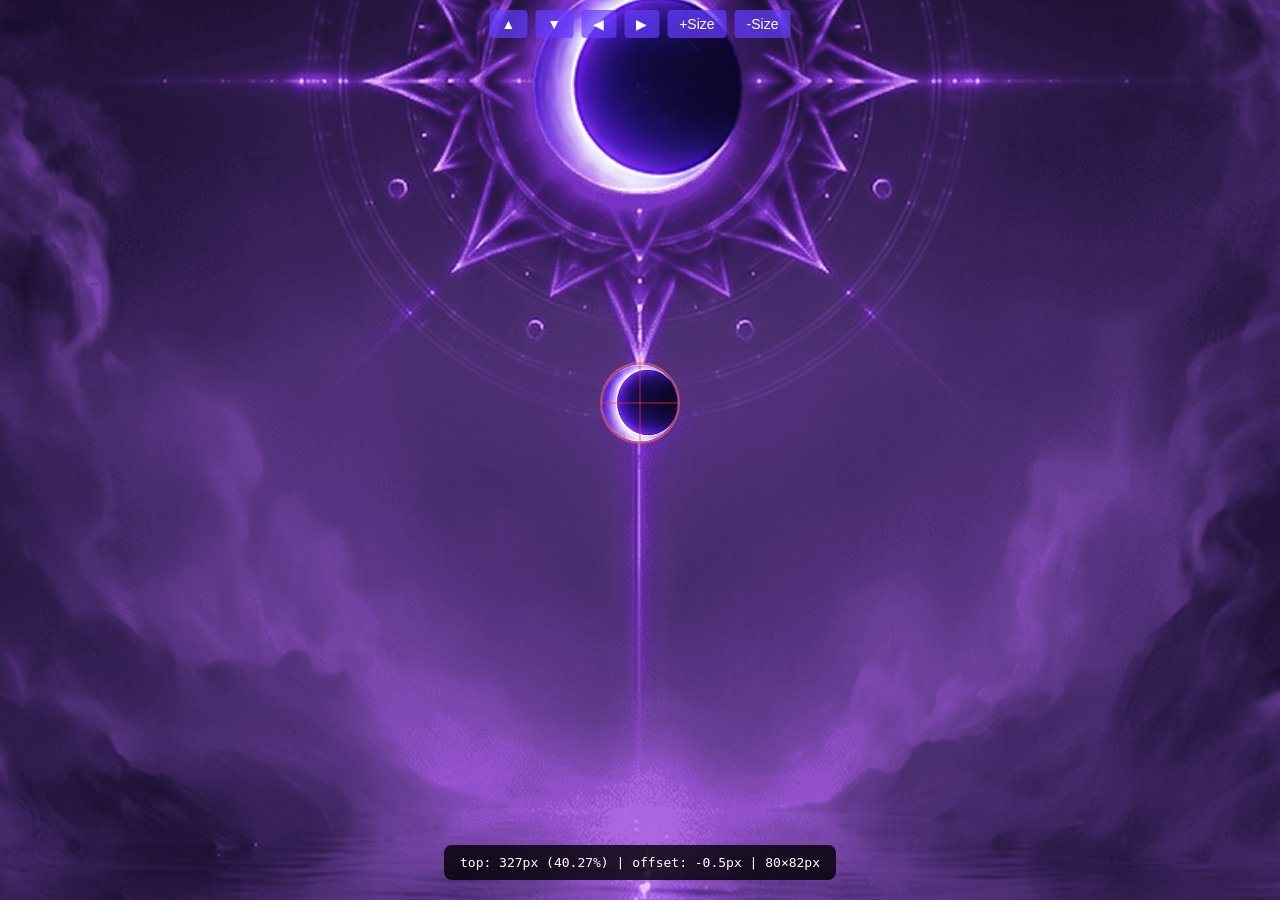
<file: moon-calibrate.html>
<!DOCTYPE html>
<html lang="en">
<head>
<meta charset="UTF-8">
<meta name="viewport" content="width=device-width, initial-scale=1.0, maximum-scale=1.0">
<title>Moon Calibration</title>
<style>
* { box-sizing: border-box; margin: 0; padding: 0; }
html, body {
  width: 100%; height: 100%;
  overflow: hidden;
  background: #000;
}
.bg {
  position: fixed;
  inset: 0;
  background-image: url("BGM.png");
  background-size: cover;
  background-position: center 70%;
  background-repeat: no-repeat;
}
.moon {
  position: absolute;
  left: calc(50% - 80px / 2 - 0.5px);
  top: calc(327 / 812 * 100%);
  width: 80px;
  height: 82px;
  background-image: url("BGLPM.png");
  background-size: 100% 100%;
  background-repeat: no-repeat;
  border-radius: 50%;
  border: 2px solid rgba(255, 100, 100, 0.6);
  z-index: 10;
}
.crosshair {
  position: absolute;
  left: calc(50% - 80px / 2 - 0.5px);
  top: calc(327 / 812 * 100%);
  width: 80px;
  height: 82px;
  z-index: 11;
  pointer-events: none;
}
.crosshair::before, .crosshair::after {
  content: "";
  position: absolute;
  background: rgba(255,50,50,0.7);
}
.crosshair::before {
  left: 50%; top: 0; width: 1px; height: 100%;
  transform: translateX(-50%);
}
.crosshair::after {
  top: 50%; left: 0; height: 1px; width: 100%;
  transform: translateY(-50%);
}
.info {
  position: fixed;
  bottom: 20px;
  left: 50%;
  transform: translateX(-50%);
  background: rgba(0,0,0,0.8);
  color: #fff;
  padding: 10px 16px;
  border-radius: 8px;
  font-family: monospace;
  font-size: 13px;
  z-index: 20;
  text-align: center;
  min-width: 240px;
}
.btn-row {
  position: fixed;
  top: 10px;
  left: 50%;
  transform: translateX(-50%);
  display: flex;
  gap: 8px;
  z-index: 20;
}
button {
  background: rgba(100,60,255,0.7);
  color: #fff;
  border: none;
  padding: 6px 12px;
  border-radius: 4px;
  font-size: 14px;
  cursor: pointer;
}
</style>
</head>
<body>
<div class="bg"></div>
<div class="moon" id="moon"></div>
<div class="crosshair" id="crosshair"></div>

<div class="btn-row">
  <button onclick="move('up')">▲</button>
  <button onclick="move('down')">▼</button>
  <button onclick="move('left')">◀</button>
  <button onclick="move('right')">▶</button>
  <button onclick="changeSize(4)">+Size</button>
  <button onclick="changeSize(-4)">-Size</button>
</div>

<div class="info" id="info">top: 327px | left: center-0.5px | 80×82px</div>

<script>
const moon = document.getElementById('moon');
const crosshair = document.getElementById('crosshair');
const info = document.getElementById('info');

let topPx = 327;
let leftOffset = -0.5; // offset dari center
let w = 80;
let h = 82;
const vh = window.innerHeight;

function update() {
  const topPct = (topPx / 812 * 100).toFixed(2);
  const leftCalc = `calc(50% - ${w/2}px + ${leftOffset}px)`;
  moon.style.left = leftCalc;
  moon.style.top = topPct + '%';
  moon.style.width = w + 'px';
  moon.style.height = h + 'px';
  crosshair.style.left = leftCalc;
  crosshair.style.top = topPct + '%';
  crosshair.style.width = w + 'px';
  crosshair.style.height = h + 'px';
  info.textContent = `top: ${topPx}px (${topPct}%) | offset: ${leftOffset}px | ${w}×${h}px`;
}

function move(dir) {
  if (dir === 'up') topPx -= 2;
  if (dir === 'down') topPx += 2;
  if (dir === 'left') leftOffset -= 2;
  if (dir === 'right') leftOffset += 2;
  update();
}

function changeSize(delta) {
  w += delta;
  h += Math.round(delta * 82/80);
  update();
}

update();
</script>
</body>
</html>
</file>
<file: styles.css>
﻿/* ============================================================
   Fukaimori · An Archive
   Fullscreen fluid rebuild from Figma (design base 1920 x 1080)
   Figma px are converted to % (position) and vw (size) so the
   layout fills any screen proportionally with no black bars.
   ============================================================ */
:root {
  --text-violet: #b676ff;   /* AN ARCHIVE + subtitle — luminous white-violet like the crescent glow */
  --brand-violet: #694EAB;  /* DROP POINT */
  --dot-red: #FF4444;       /* Ellipse 4 */
  /* Bright violet halo so the text glows like the moon's crescent */
  --text-glow: 0 0 6px rgba(255, 255, 255, 0.45),
               0 0 16px rgba(197, 188, 255, 0.65),
               0 0 34px rgba(150, 105, 255, 0.5),
               0 1px 2px rgba(18, 6, 38, 0.55);
  /* Soft, thin violet glow for the AN ARCHIVE / subtitle text */
  --text-glow-soft: 0 0 3px rgba(197, 188, 255, 0.55),
                    0 0 8px rgba(150, 105, 255, 0.4),
                    0 0 16px rgba(105, 78, 171, 0.28);
}





* { box-sizing: border-box; margin: 0; padding: 0; }

/* ── Feather / star particle canvas ── */
.starfield {
  position: absolute;
  inset: 0;
  width: 100%;
  height: 100%;
  z-index: 5;
  pointer-events: none;
  display: block;
}

html, body {
  height: 100%;
  background: #000;
  overflow: hidden;
}

/* Full-window stage — centers the scaled design canvas.
   The design is scaled to CONTAIN (smaller axis) so the whole canvas
   always fits inside the viewport on every device and orientation.
   Any leftover space around the canvas is filled by the backdrop. */
.viewport {
  position: fixed;
  inset: 0;
  width: 100vw;
  height: 100vh;
  height: 100dvh; /* dynamic viewport height — avoids mobile browser-chrome gaps */
  background: #05020a;
  display: flex;
  align-items: center;
  justify-content: center;
  overflow: hidden; /* clips the canvas edges that extend beyond the screen */
}
.viewport::before {
  content: "";
  position: absolute;
  inset: 0;
  z-index: 0;
  background-image: url("BGLP.png");
  background-size: cover;
  background-position: center;
  background-repeat: no-repeat;
  pointer-events: none;
}

/* Halaman archive: blurred backdrop (bukan landing) */
.viewport:has(.archive-canvas)::before {
  filter: blur(28px) brightness(0.55) saturate(1.05);
  transform: scale(1.12);
}


/* The design canvas is scaled as a single unit (via --scale, set
   in script.js using a CONTAIN ratio) so the WHOLE design ALWAYS
   fits inside the viewport on every device, browser and aspect
   ratio — nothing is ever cropped — while keeping its original
   proportions. The background photo is never stretched and every
   element stays perfectly aligned; any leftover space around the
   canvas is filled by the viewport's blurred backdrop. */

.canvas {
  --design-w: 2168px;
  --design-h: 1080px;   /* Figma Frame 214 */

  position: relative;
  z-index: 1;           /* sit above the viewport's blurred backdrop */

  flex: none;

  width: var(--design-w);
  height: var(--design-h);
  background: #05020a;

  /* COVER: canvas is scaled by the LARGER axis ratio so the canvas
     always fills the entire viewport with no black bars — some edges
     may be clipped on extreme aspect ratios. */
  overflow: hidden;
  color: var(--text-violet);
  transform: scaleX(var(--scale-x, 1)) scaleY(var(--scale-y, 1));
  transform-origin: center center;
}


.archive-canvas {
  --design-w: 2168px;
  --design-h: 1080px;   /* Figma Frame 214 */
  background: #05020a;
}

.landing-canvas {
  --design-w: 2168px;
  --design-h: 1080px;   /* Figma Frame 214 */
  background: transparent;
}






/* ============================================================
   Background image (BGLP.png) — fills the screen (cover)
   ============================================================ */
.photo {
  position: absolute;
  inset: 0;
  width: 100%;
  height: 100%;
  background-image: url("BGLP.png");
  background-size: cover;
  background-position: center;
  background-repeat: no-repeat;
  z-index: 2;
  will-change: transform;
}


/* If the image fails to load, the .scene fallback shows through */

/* ============================================================
   Clouds & fog — hidden (replaced by static stars)
   ============================================================ */
.clouds,
.fog { display: none; }


/* Also remove leftover .aurora CSS rules (no element in HTML anymore) */
.aurora,
.aurora-layer,
.aurora-1, .aurora-2, .aurora-3 { display: none; }

/* ============================================================
   Animated star field canvas
   ============================================================ */
.starfield {
  display: block;
  position: absolute;
  inset: 0;
  width: 100%;
  height: 100%;
  z-index: 4;
  pointer-events: none;
}

/* ============================================================
   SHADM — hanya tampil di mobile (disembunyikan di desktop)
   ============================================================ */
.moon-shadm {
  display: none;
}

/* ============================================================
   BGLP 2 — moon background image (Figma: left 943, top 356.99, 296.41x300.5)
   ============================================================ */
.moon-photo {
  position: absolute;
  left: 943px;
  top: 356.99px;
  width: 296.41px;
  height: 300.5px;
  background-image: url("BGLP 2.png");
  background-size: 100% 100%;
  background-repeat: no-repeat;
  background-position: center;
  z-index: 5;
  pointer-events: none;
  /* Reset button defaults on desktop — visually identical to the old div */
  border: none;
  padding: 0;
  margin: 0;
  background-color: transparent;
  cursor: default;
  outline: none;
  -webkit-appearance: none;
  appearance: none;
}

/* ============================================================
   BGLPS — portal hitbox (Figma: left 980.61, top 391.74, 203.4x203.4)
   Denyut ungu tua always-on; navigasi ke archive saat diklik.
   ============================================================ */
.moon-link {
  position: absolute;
  left: 980.61px;
  top: 391.74px;
  width: 203.4px;
  height: 203.4px;
  z-index: 6;
  border-radius: 50%;
  display: block;
  cursor: pointer;
  text-decoration: none;
  -webkit-tap-highlight-color: transparent;
  background: transparent;
  animation: bglps-pulse 3s ease-in-out infinite;
}
.moon-link:focus-visible {
  outline: 2px solid rgba(105, 78, 171, 0.8);
  outline-offset: 6px;
}

/* Denyut ungu tua luas — bernapas pelan, radius besar */
@keyframes bglps-pulse {
  0%, 100% {
    box-shadow:
      0 0 20px 10px rgba(60, 20, 100, 0.45),
      0 0 50px 22px rgba(80, 30, 130, 0.3),
      0 0 90px 40px rgba(60, 20, 100, 0.18),
      0 0 140px 70px rgba(40, 10, 80, 0.1);
  }
  50% {
    box-shadow:
      0 0 35px 16px rgba(90, 40, 160, 0.7),
      0 0 75px 35px rgba(70, 25, 120, 0.5),
      0 0 130px 65px rgba(50, 15, 90, 0.3),
      0 0 200px 110px rgba(30, 10, 70, 0.15);
  }
}

/* Hover — denyut lebih cepat + gelombang ripple */
.moon-link:hover,
.moon-link:focus-visible {
  animation: bglps-pulse 1.2s ease-in-out infinite;
}
.moon-link:hover::before,
.moon-link:hover::after,
.moon-link:focus-visible::before,
.moon-link:focus-visible::after {
  content: "";
  position: absolute;
  left: 50%;
  top: 50%;
  width: 100%;
  height: 100%;
  transform: translate(-50%, -50%) scale(1);
  border-radius: 50%;
  border: 3px solid rgba(160, 80, 255, 0.9);
  box-shadow: 0 0 12px 4px rgba(160, 80, 255, 0.5),
              inset 0 0 8px 2px rgba(160, 80, 255, 0.3);
  animation: bglps-ripple 2.4s ease-out infinite;
  pointer-events: none;
}
.moon-link:hover::after,
.moon-link:focus-visible::after {
  animation-delay: 1.2s;
  border-color: rgba(140, 70, 220, 0.7);
  box-shadow: 0 0 10px 3px rgba(140, 70, 220, 0.4),
              inset 0 0 6px 2px rgba(140, 70, 220, 0.25);
}

@keyframes bglps-ripple {
  0%   { transform: translate(-50%, -50%) scale(1);   opacity: 1; }
  100% { transform: translate(-50%, -50%) scale(2.8); opacity: 0; }
}



/* ============================================================
   Page transition — simple fade to dark
   Leaving : transparent → opaque (300ms)
   Entering: opaque → transparent (400ms)
   ============================================================ */
.page-transition {
  position: fixed;
  inset: 0;
  z-index: 100;
  pointer-events: none;
  background: #05020a;
  opacity: 0;
  /* Ensure no animation-fill-mode lingers */
  animation: none;
}
.page-transition.is-leaving {
  pointer-events: all;
  animation: pt-fade-out 0.35s ease forwards;
}
.page-transition.is-entering {
  opacity: 1;
  pointer-events: none;
  animation: pt-fade-in 0.4s ease forwards;
}

@keyframes pt-fade-out {
  from { opacity: 0; }
  to   { opacity: 1; }
}
@keyframes pt-fade-in {
  from { opacity: 1; }
  to   { opacity: 0; }
}

/* ============================================================
   Fallback cosmic scene (only visible if photo missing)
   ============================================================ */
.scene {
  position: absolute;
  inset: 0;
  z-index: 1;
  background:
    radial-gradient(900px 640px at 50% 44%, rgba(60, 30, 100, 0.7), transparent 60%),
    radial-gradient(500px 420px at 50% 42%, rgba(105, 78, 171, 0.28), transparent 65%),
    linear-gradient(180deg, #0d0518 0%, #05020a 72%);
}
.stars {
  position: absolute;
  inset: 0;
  background-image:
    radial-gradient(1px 1px at 12% 18%, rgba(255,255,255,0.7), transparent),
    radial-gradient(1px 1px at 28% 62%, rgba(197,188,255,0.6), transparent),
    radial-gradient(1.4px 1.4px at 68% 78%, rgba(255,255,255,0.6), transparent),
    radial-gradient(1px 1px at 82% 28%, rgba(197,188,255,0.7), transparent),
    radial-gradient(1px 1px at 92% 66%, rgba(255,255,255,0.5), transparent),
    radial-gradient(1px 1px at 8% 84%, rgba(255,255,255,0.5), transparent);
  animation: twinkle 6s ease-in-out infinite alternate;
}
@keyframes twinkle { from { opacity: 0.5; } to { opacity: 1; } }
.sigil {
  position: absolute; left: 50%; top: 42%;
  width: 538px; height: 538px;

  transform: translate(-50%, -50%);
  display: grid; place-items: center;
  filter: drop-shadow(0 0 24px rgba(105, 78, 171, 0.45));
}
.ring { position: absolute; inset: 0; width: 100%; height: 100%; }
.ring-outer { animation: spin 60s linear infinite; }
.ring-inner { animation: spin 40s linear infinite reverse; }
@keyframes spin { to { transform: rotate(360deg); } }
.moon { width: 34%; aspect-ratio: 1/1; display: grid; place-items: center; }
.moon-body {
  width: 100%; height: 100%; border-radius: 50%;
  background: radial-gradient(circle at 62% 50%, #f3e9ff 0%, #C5BCFF 45%, #694EAB 100%);
  box-shadow: -10px 0 24px #9c6bff, 0 0 40px rgba(105,78,171,0.6), 0 0 80px rgba(105,78,171,0.4);
  -webkit-mask: radial-gradient(circle at 30% 50%, transparent 52%, #000 53%);
          mask: radial-gradient(circle at 30% 50%, transparent 52%, #000 53%);
}

/* ============================================================
   Brand — top-left
   Subtract 1 (logo): left 44 top 48 size 29 x 34  (base 1920x1080)
   ============================================================ */
.brand {
  position: absolute;
  left: 80px;
  top: 64px;
  z-index: 9;
  display: flex;
  align-items: center;
  gap: 8px;
  height: 40.7px;
  text-decoration: none;
  -webkit-tap-highlight-color: transparent;
  transition: filter 0.4s ease;
}
.brand[href]:hover,
.brand[href]:focus-visible {
  filter: drop-shadow(0 0 6px rgba(160, 110, 255, 0.95))
          drop-shadow(0 0 16px rgba(105, 78, 171, 0.75))
          brightness(1.35);
  outline: none;
}

/* Logo mark — Subtract.png */
.brand-mark {
  flex-shrink: 0;
  width: 36.01px;
  height: 40.7px;

  background-image: url("Subtract.png");

  background-size: contain;
  background-position: center;
  background-repeat: no-repeat;
}
/* CSS fallback logo (only shown when Subtract.png is missing) */
.canvas.no-logo .brand-mark {
  background-image: none;
  border-radius: 50%;
  background: linear-gradient(181.27deg, #5A3E8E 24.1%, #D4BDFF 86.22%);
}
.canvas.no-logo .brand-mark::before {
  content: "";
  position: absolute;
  left: 0; top: 0;
  width: 100%; height: 100%;
  border-radius: 50%;
  background: linear-gradient(90deg, #5100F8 0%, #C0A1FF 100.92%);
  -webkit-mask: radial-gradient(circle at 78% 50%, transparent 46%, #000 47%);
          mask: radial-gradient(circle at 78% 50%, transparent 46%, #000 47%);
}
.canvas.no-logo .brand-mark::after {
  content: "";
  position: absolute;
  left: 14%; top: 10%;
  width: 76%; height: 76%;
  border-radius: 50%;
  background: #D9D9D9;
}
/* FUKAIMORI text — flex child, vertically centered by parent */
.brand-text {
  font-family: "Cantarell", system-ui, sans-serif;
  font-weight: 700;
  font-size: 20.19px;
  line-height: 1;
  letter-spacing: 0.4em;
  white-space: nowrap;
  background: linear-gradient(90deg, #4616BC 0%, #9367FF 100%);
  -webkit-background-clip: text;
          background-clip: text;
  -webkit-text-fill-color: transparent;
          color: transparent;
}


/* ============================================================
   Drop point — top-right  (Group 8: left 1688 top 56)
   Now an <a> link — hover: dot turns purple, text glows
   ============================================================ */
.drop-point {
  position: absolute;
  left: 1925px;
  top: 64px;
  width: 180.88px;
  height: 40.7px;
  z-index: 9;
  text-decoration: none;
  display: block;
  -webkit-tap-highlight-color: transparent;
}

.drop-text {
  font-family: "Cantarell", system-ui, sans-serif;
  font-weight: 700;
  font-size: 21.24px;
  line-height: 40.7px;
  letter-spacing: 0;
  white-space: nowrap;
  background: linear-gradient(90deg, #3300AF 2.88%, #A37DFF 100%);
  -webkit-background-clip: text;
          background-clip: text;
  -webkit-text-fill-color: transparent;
          color: transparent;
  transition: filter 0.35s ease;
}


/* Ellipse 4: red blinking dot — turns purple on hover */
.drop-dot {
  position: absolute;
  left: 170.64px;
  top: 50%;
  transform: translateY(-50%);
  width: 10.24px;
  height: 10.24px;
  border-radius: 50%;
  background: #FB0000;
  animation: pulse-dot 1.3s ease-in-out infinite;
  transition: background 0.35s ease, box-shadow 0.35s ease;
}

.drop-point:hover .drop-dot,
.drop-point:focus-visible .drop-dot {
  background: #9B41FF;
  animation: pulse-dot-purple 1.3s ease-in-out infinite;
}

@keyframes pulse-dot {
  0%, 100% {
    opacity: 1;
    transform: translateY(-50%) scale(1);
    box-shadow: 0 0 5px 1px rgba(255, 68, 68, 0.9),
                0 0 12px 3px rgba(255, 68, 68, 0.6);
  }
  50% {
    opacity: 0.5;
    transform: translateY(-50%) scale(1.25);
    box-shadow: 0 0 12px 4px rgba(255, 68, 68, 1),
                0 0 26px 8px rgba(255, 68, 68, 0.7);
  }
}

@keyframes pulse-dot-purple {
  0%, 100% {
    opacity: 1;
    transform: translateY(-50%) scale(1);
    box-shadow: 0 0 6px 2px rgba(155, 65, 255, 0.9),
                0 0 14px 4px rgba(155, 65, 255, 0.6);
  }
  50% {
    opacity: 0.6;
    transform: translateY(-50%) scale(1.3);
    box-shadow: 0 0 14px 5px rgba(155, 65, 255, 1),
                0 0 30px 10px rgba(155, 65, 255, 0.7);
  }
}

.drop-point:focus-visible {
  outline: 2px solid rgba(155, 65, 255, 0.7);
  outline-offset: 4px;
  border-radius: 4px;
}

/* ============================================================
   DROP POINT PAGE (droppoint.html) — exact Figma spec
   Canvas: 2168 × 1080
   ============================================================ */

.dp-canvas {
  background: #000;
}

/* Background: BGLP.png — same as landing page */
.dp-bg {
  position: fixed;
  inset: 0;
  width: 100%;
  height: 100%;
  z-index: 2;
  background-image: url("BGLP.png");
  background-size: cover;
  background-position: center;
  background-repeat: no-repeat;
  pointer-events: none;
}

/* Rectangle 12: dark overlay full screen */
.dp-overlay {
  position: fixed;
  inset: 0;
  width: 100%;
  height: 100%;
  z-index: 3;
  background: rgba(0, 0, 0, 0.4);
  pointer-events: none;
}

/* BGDP portrait image (left 642, top 204, 884×787) */
.dp-portrait-img {
  position: absolute;
  left: 642px;
  top: 204px;
  width: 884px;
  height: 787px;
  z-index: 4;
  background-image: url("BGDP.png");
  background-size: cover;
  background-position: center top;
  background-repeat: no-repeat;
  pointer-events: none;
}

/* Rectangle 14: border + gradient overlay (centered, 884×787, top calc(50% - 787px/2 + 57.5px)) */
.dp-portrait {
  position: absolute;
  left: calc(50% - 884px / 2);
  top: calc(50% - 787px / 2 + 57.5px);
  width: 884px;
  height: 787px;
  z-index: 5;
  box-sizing: border-box;
  background: linear-gradient(180deg, rgba(3,3,3,0.36) 54.81%, rgba(105,105,105,0) 100%);
  border: 1px solid #9B8BFF;
  box-shadow: 0 0 24.4px 9px rgba(185, 65, 255, 0.25);
  pointer-events: none;
}

/* DROP POINT heading (centered, top 397, 342×66) */
.dp-heading {
  position: absolute;
  left: calc(50% - 342px / 2);
  top: 397px;
  width: 342px;
  height: 66px;
  z-index: 6;
  font-family: "Bona Nova", Georgia, serif;
  font-style: normal;
  font-weight: 400;
  font-size: 54.83px;
  line-height: 66px;
  text-align: center;
  color: #A99AFF;
  margin: 0;
}

/* SUBMIT YOUR RECOVERED SEQUENCE (centered, top 468, 488×32) */
.dp-sub {
  position: absolute;
  left: calc(50% - 488px / 2);
  top: 468px;
  width: 488px;
  height: 32px;
  z-index: 6;
  font-family: "Bona Nova", Georgia, serif;
  font-weight: 400;
  font-size: 26.3919px;
  line-height: 32px;
  text-align: center;
  color: #CFB7FF;
  margin: 0;
  white-space: nowrap;
}

/* RECOVERED SEQUENCE label (left 717, top 535, 171×19) */
.dp-label {
  position: absolute;
  left: 717px;
  top: 535px;
  width: 171px;
  height: 19px;
  z-index: 6;
  font-family: "Maven Pro", system-ui, sans-serif;
  font-weight: 500;
  font-size: 16.143px;
  line-height: 19px;
  text-align: center;
  white-space: nowrap;
  color: #A99AFF;
  margin: 0;
}

/* 9 input boxes — Figma spec, top 568, size 70.49×70.49, start left 717, spacing 83px */
.dp-seq {
  position: absolute;
  top: 568px;
  left: 717px;
  width: calc(70.49px * 9 + 83px * 8); /* 9 boxes + 8 gaps */
  height: 70.49px;
  z-index: 6;
  pointer-events: auto;
}
.dp-seq-box {
  position: absolute;
  width: 70.49px;
  height: 70.49px;
  box-sizing: border-box;
  border: 1.18011px solid #786BC7;
  background: transparent;
  color: #C5BCFF;
  font-family: "Bona Nova", Georgia, serif;
  font-size: 28px;
  text-align: center;
  outline: none;
  transition: border-color 0.25s ease, box-shadow 0.25s ease;
  caret-color: transparent;
  top: 0;
}
/* Rect 15–38: left positions from Figma (717, 800, 883, 966, 1049, 1132, 1215, 1298, 1381) */
.dp-seq-box:nth-child(1) { left: 0; }
.dp-seq-box:nth-child(2) { left: calc(800px - 717px); }
.dp-seq-box:nth-child(3) { left: calc(883px - 717px); }
.dp-seq-box:nth-child(4) { left: calc(966px - 717px); }
.dp-seq-box:nth-child(5) { left: calc(1049px - 717px); }
.dp-seq-box:nth-child(6) { left: calc(1132px - 717px); }
.dp-seq-box:nth-child(7) { left: calc(1215px - 717px); }
.dp-seq-box:nth-child(8) { left: calc(1298px - 717px); }
.dp-seq-box:nth-child(9) { left: calc(1381px - 717px); }
.dp-seq-box:focus {
  border-color: #B9AEF7;
  box-shadow: 0 0 10px 2px rgba(155, 65, 255, 0.45);
}
.dp-seq-box.wrong {
  border-color: #FF3B3B;
  box-shadow: 0 0 10px 3px rgba(255, 59, 59, 0.6), 0 0 20px 6px rgba(255, 59, 59, 0.3);
  color: #FF8080;
  transition: border-color 0.15s ease, box-shadow 0.15s ease, color 0.15s ease;
}

/* Shake animation — triggered on .dp-seq when input is wrong/empty */
.dp-seq.shake {
  animation: dp-seq-shake 0.45s cubic-bezier(0.36, 0.07, 0.19, 0.97) both;
}
@keyframes dp-seq-shake {
  0%   { transform: translateX(0); }
  15%  { transform: translateX(-8px); }
  30%  { transform: translateX(7px); }
  45%  { transform: translateX(-6px); }
  60%  { transform: translateX(5px); }
  75%  { transform: translateX(-4px); }
  90%  { transform: translateX(3px); }
  100% { transform: translateX(0); }
}

/* VERIFY button — Figma: left 972, top 664, 223×65 */
.dp-verify {
  position: absolute;
  left: 972px;
  top: 664px;
  width: 223px;
  height: 65px;
  z-index: 6;
  box-sizing: border-box;
  background: rgba(55, 22, 255, 0.19);
  border: 1.08822px solid #786BC7;
  color: #786BC7;
  font-family: "Bona Nova", Georgia, serif;
  font-weight: 400;
  font-size: 21.8405px;
  line-height: 65px;
  text-align: center;
  display: flex;
  align-items: center;
  justify-content: center;
  cursor: pointer;
  transition: background 0.3s ease, box-shadow 0.3s ease, color 0.3s ease;
}
.dp-verify:hover,
.dp-verify:focus-visible {
  background: rgba(100, 60, 255, 0.35);
  color: #C5BCFF;
  box-shadow: 0 0 20px 4px rgba(155, 65, 255, 0.45);
  outline: none;
}

/* NEED ASSISTANCE? (centered, top 751, 141×18) */
.dp-assist-q {
  position: absolute;
  left: calc(50% - 141px / 2 - 0.5px);
  top: 751px;
  width: 141px;
  height: 18px;
  z-index: 6;
  font-family: "Maven Pro", system-ui, sans-serif;
  font-weight: 500;
  font-size: 15.3917px;
  line-height: 18px;
  color: rgba(226, 214, 255, 0.59);
  margin: 0;
}

/* ACCESS ARCHIVE NOTES + red dot — flex row, vertically centered (top 774) */
.dp-assist-row {
  position: absolute;
  left: calc(50% - 166px / 2 - 8px);
  top: 774px;
  z-index: 6;
  display: flex;
  align-items: center;
  gap: 8px;
}

.dp-assist-link {
  font-family: "Maven Pro", system-ui, sans-serif;
  font-weight: 500;
  font-size: 14.3752px;
  line-height: 17px;
  text-align: center;
  color: rgba(226, 214, 255, 0.59);
  text-decoration: none;
  white-space: nowrap;
  transition: color 0.3s ease;
}
.dp-assist-link:hover,
.dp-assist-link:focus-visible {
  color: #C5BCFF;
  text-shadow: 0 0 8px rgba(155, 65, 255, 0.7), 0 0 18px rgba(155, 65, 255, 0.4);
}

/* Ellipse 14: red dot — inline inside the flex row, always vertically centered */
.dp-assist-dot {
  flex-shrink: 0;
  width: 10px;
  height: 10px;
  border-radius: 50%;
  background: #FF1010;
  box-shadow: 0 0 3px 1px rgba(255,17,17,0.6), 0 0 7px 2px rgba(255,17,17,0.3);
  transition: background 0.35s ease, box-shadow 0.35s ease;
}

/* Purple glow on hover — triggered by hovering the sibling link */
.dp-assist-link:hover ~ .dp-assist-dot,
.dp-assist-link:focus-visible ~ .dp-assist-dot {
  background: #9B41FF;
  box-shadow: 0 0 4px 2px rgba(155,65,255,0.7), 0 0 10px 4px rgba(155,65,255,0.4);
}

/* Close button: × (left 1488, top 215, 28×28)
   Vector inner: left 17.09% right 17.08% top 17.09% bottom 17.09% → ~4.8px inset
   Color: #C1AAFA */
.dp-close {
  position: absolute;
  left: 1488px;
  top: 215px;
  width: 28px;
  height: 28px;
  z-index: 9;
  display: block;
  text-decoration: none;
  -webkit-tap-highlight-color: transparent;
  transition: transform 0.3s ease;
}
.dp-close:hover,
.dp-close:focus-visible {
  transform: scale(1.15);
  outline: none;
}
.dp-close-line {
  position: absolute;
  /* inset 17.09% from each side → left: 4.79px, width: 18.42px (≈ 65.8% of 28) */
  left: 50%;
  top: 50%;
  width: 2px;
  height: calc(28px * 0.658); /* 18.42px */
  background: #C1AAFA;
  border-radius: 1px;
  display: block;
  transition: background 0.3s ease, box-shadow 0.3s ease;
}
.dp-close-line-1 { transform: translate(-50%, -50%) rotate(45deg); }
.dp-close-line-2 { transform: translate(-50%, -50%) rotate(-45deg); }
.dp-close:hover .dp-close-line,
.dp-close:focus-visible .dp-close-line {
  background: #e8deff;
  box-shadow: 0 0 8px rgba(193, 170, 250, 0.9);
}


/* ============================================================
   Hover dark overlay — seluruh canvas gelap kecuali area BGLPS 2
   Overlay dibuat via pseudo-element di .landing-canvas dengan
   radial-gradient transparan di posisi bulan (49.9% 45.7%)
   ============================================================ */
.landing-canvas::before {
  content: "";
  position: absolute;
  inset: 0;
  z-index: 7;
  pointer-events: none;
  background: radial-gradient(
    circle 180px at 49.9% 45.7%,
    transparent 0%,
    transparent 50%,
    rgba(0, 0, 0, 0.55) 100%
  );
  opacity: 0;
  transition: opacity 0.5s ease;
}
.landing-canvas:has(.moon-link:hover)::before {
  opacity: 1;
}

/* ============================================================
   Title block — bottom-center (base 1920x1080)
   ============================================================ */
/* AN ARCHIVE — menyala kuat saat hover */
.title {
  position: absolute;
  left: 927.5px;
  top: 940px;
  width: 313px;
  height: 41px;
  font-family: "Bona Nova", Georgia, serif;
  font-weight: 400;
  font-size: 33.79px;
  line-height: 41px;
  letter-spacing: 0.31em;
  text-align: center;
  color: #C5BCFF;
  text-shadow: var(--text-glow-soft);
  z-index: 8;
  transition: text-shadow 0.5s ease, color 0.5s ease;
}
/* EXPLORING THE DEPTHS OF HUMANITY */
.subtitle {
  position: absolute;
  left: 823px;
  top: 995px;
  width: 522px;
  height: 23px;
  font-family: "Bona Nova", Georgia, serif;
  font-weight: 400;
  font-size: 19.02px;
  line-height: 23px;
  letter-spacing: 0.25em;
  white-space: nowrap;
  text-align: center;
  color: #C5BCFF;
  text-shadow: var(--text-glow-soft);
  z-index: 8;
  transition: text-shadow 0.5s ease, color 0.5s ease;
}
/* Teks menyala terang saat hover moon */
.landing-canvas:has(.moon-link:hover) .title,
.landing-canvas:has(.moon-link:hover) .subtitle {
  color: #ffffff;
  text-shadow:
    0 0 4px rgba(255, 255, 255, 0.9),
    0 0 12px rgba(210, 180, 255, 0.95),
    0 0 28px rgba(180, 130, 255, 0.85),
    0 0 55px rgba(150, 100, 255, 0.7),
    0 0 90px rgba(120, 70, 230, 0.5);
}







/* ============================================================
   ARCHIVE PAGE (archive.html)
   Design base 1920 x 1050 — same canvas/background as landing.
   Coordinates below come straight from the Figma spec (the
   spec's inner frame is offset by -132.49px, so every spec
   `top` has 132.49 subtracted to land on this 1920x1050 canvas).
   ============================================================ */

/* Logo + drop point (red dot) sit at the SAME spot as the
   landing page — they inherit the base .brand-mark (top 74) and
   .drop-point (top 80), so no override is needed here. */

/* Soft entrance fade so the page eases in after the portal flash */

.archive-canvas .arc-head,
.archive-canvas .arc-desc,
.archive-canvas .arc-gallery,
.archive-canvas .arc-nav {
  animation: arc-fade-in 0.9s ease-out both;
}
.archive-canvas .arc-gallery { animation-delay: 0.15s; }
.archive-canvas .arc-nav { animation-delay: 0.3s; }
@keyframes arc-fade-in {
  from { opacity: 0; transform: translateY(14px); }
  to   { opacity: 1; transform: translateY(0); }
}

/* --- Layout wrapper: heading + description + gallery — absolute Figma coords --- */
.arc-layout {
  position: absolute;
  top: 0;
  left: 0;
  width: 2168px;
  height: 1080px;
  z-index: 6;
  pointer-events: none;
}

/* --- ARCHIVE heading (left 107, top 113, 477×129) --- */
.arc-head {
  position: absolute;
  left: 107px;
  top: 113px;
  width: 477px;
  height: 129px;
  margin: 0;
  padding: 0;
  pointer-events: auto;
}
.arc-title {
  font-family: "Bona Nova", Georgia, serif;
  font-weight: 400;
  font-size: 107.682px;
  line-height: 129px;
  letter-spacing: 0;
  margin: 0;
  color: #C5BCFF;
  text-shadow: var(--text-glow);
  white-space: nowrap;
  transition: color 0.5s ease, text-shadow 0.5s ease;
}

/* Brighten ARCHIVE title when hovering the moon portal */
.archive-canvas:has(.arc-moon-link:hover) .arc-title {
  color: #ffffff;
  text-shadow:
    0 0 4px rgba(255, 255, 255, 0.9),
    0 0 12px rgba(210, 180, 255, 0.95),
    0 0 28px rgba(180, 130, 255, 0.85),
    0 0 55px rgba(150, 100, 255, 0.7),
    0 0 90px rgba(120, 70, 230, 0.5);
}

/* Moon portal on archive page — same position as landing, links back to index.html */
.arc-moon-link {
  z-index: 6;
}

/* Brand-mark hover on archive page — glow + pointer cursor */
.archive-canvas .brand-mark {
  cursor: pointer;
  transition: filter 0.35s ease, transform 0.35s ease;
}
.archive-canvas .brand-mark:hover,
.archive-canvas .brand-mark:focus-visible {
  filter: drop-shadow(0 0 8px rgba(150, 105, 255, 0.9))
          drop-shadow(0 0 20px rgba(105, 78, 171, 0.7))
          brightness(1.25);
  transform: scale(1.08);
  outline: none;
}

/* Logo-only mark on archive page (no text wrapper) */
.arc-brand-mark {
  position: absolute;
  left: 51px;
  top: 44px;
  width: 36.01px;
  height: 40.7px;
  z-index: 9;
  background-image: url("Subtract.png");
  background-size: contain;
  background-position: center;
  background-repeat: no-repeat;
  display: block;
  cursor: pointer;
  text-decoration: none;
  -webkit-tap-highlight-color: transparent;
  transition: filter 0.4s ease, transform 0.4s ease;
}
.arc-brand-mark:hover,
.arc-brand-mark:focus-visible {
  filter: drop-shadow(0 0 5px rgba(197, 188, 255, 0.6))
          drop-shadow(0 0 12px rgba(150, 105, 255, 0.4))
          brightness(1.15);
  transform: scale(1.07);
  outline: none;
}

/* --- Description (left 107, top 240, 435×34) --- */
.arc-desc {
  position: absolute;
  left: 107px;
  top: 240px;
  width: 435px;
  height: 34px;
  margin: 0;
  font-family: "Bona Nova", Georgia, serif;
  font-weight: 400;
  font-size: 14px;
  line-height: 17px;
  letter-spacing: 0;
  color: #786BC7;
}
.arc-desc p { margin: 0; }

/* --- Gallery row: 4 kartu — exact Figma absolute positions --- */
.arc-gallery {
  position: absolute;
  top: 0;
  left: 0;
  width: 2168px;
  height: 1080px;
  pointer-events: auto;
}

/* Card 1: left 108, top 328, 400×604 */
.arc-card-1 {
  position: absolute;
  left: 108px;
  top: 328px;
  width: 400px;
  height: 604px;
  cursor: pointer;
}

/* Card 2: left 613.96, top 328, 410.65×603.22 */
.arc-card-2 {
  position: absolute;
  left: 613.96px;
  top: 328px;
  width: 410.65px;
  height: 603.22px;
}

/* Card 3: left 1135.13, top 328, 410.65×603.22 */
.arc-card-3 {
  position: absolute;
  left: 1135.13px;
  top: 328px;
  width: 410.65px;
  height: 603.22px;
}

/* Card 4: left 1650.68, top 328, 410.65×603.22 */
.arc-card-4 {
  position: absolute;
  left: 1650.68px;
  top: 328px;
  width: 410.65px;
  height: 603.22px;
}

.arc-card {
  position: absolute;
  overflow: hidden;
  border-radius: 0;
  pointer-events: auto;
  transform: translateZ(0);
  transition: transform 0.5s ease, box-shadow 0.5s ease;
  box-shadow: none;
}

/* Real archive artwork — fills the card, keeps portrait crop */
.arc-card-img {
  position: absolute;
  inset: 0;
  width: 100%;
  height: 100%;
  object-fit: cover;
  object-position: center top;
  display: block;
}

/* Number badge (Rectangle + number) overlay */
/* Card 2 num: Rectangle at 832.8, 774.1 → relative to card left 613.96 = 218.84, top 446.1 */
/* Card 3 num: Rectangle at 1355.37, 774.1 → relative to card left 1135.13 = 220.24, top 446.1 */
/* Card 4 num: Rectangle at 1870.93, 774.1 → relative to card left 1650.68 = 220.25, top 446.1 */
.arc-card-num {
  position: absolute;
  left: 218px;
  top: 446px;
  z-index: 3;
  font-family: "Brawler", Georgia, serif;
  font-style: normal;
  font-weight: 400;
  font-size: 18.0844px;
  line-height: 22px;
  color: #525252;
  background: #040404;
  width: 12.63px;
  height: 16.83px;
  display: flex;
  align-items: center;
  justify-content: center;
  overflow: visible;
  pointer-events: none;
}


.arc-card:hover,
.arc-card:focus-within {
  transform: translateY(-8px);
  box-shadow: 0 22px 54px rgba(8, 3, 20, 0.6),
              0 0 0 1px rgba(214, 159, 255, 0.55),
              0 0 30px rgba(150, 105, 255, 0.4);
}

/* Red tint overlay on hover for aw 2, aw 3 and aw 4.
   (img is a replaced element so the tint lives on the card via ::after) */
.arc-card-2::after,
.arc-card-3::after,
.arc-card-4::after {
  content: "";
  position: absolute;
  inset: 0;
  z-index: 2;
  background: rgba(220, 30, 30, 0.45);
  mix-blend-mode: multiply;
  opacity: 0;
  transition: opacity 0.4s ease;
  pointer-events: none;
}
.arc-card-2:hover::after,
.arc-card-2:focus-within::after,
.arc-card-3:hover::after,
.arc-card-3:focus-within::after,
.arc-card-4:hover::after,
.arc-card-4:focus-within::after {
  opacity: 1;
}
.arc-card-2:hover,
.arc-card-2:focus-within,
.arc-card-3:hover,
.arc-card-3:focus-within,
.arc-card-4:hover,
.arc-card-4:focus-within {
  box-shadow: 0 22px 54px rgba(20, 3, 3, 0.6),
              0 0 0 1px rgba(255, 90, 90, 0.7),
              0 0 30px rgba(220, 40, 40, 0.5);
}



/* --- Decorative focus ring (Ellipse 1) --- */
.arc-ring {
  position: absolute;
  left: 50%;
  top: 52.65%;            /* 517 / 982 */
  width: 157px;
  height: 157px;

  transform: translate(-50%, -50%);
  border: 1px solid rgba(233, 226, 255, 0.45);
  border-radius: 50%;
  box-shadow: 0 0 24px rgba(150, 105, 255, 0.35),
              inset 0 0 24px rgba(197, 188, 255, 0.2);
  z-index: 7;
  pointer-events: none;
  animation: arc-ring-pulse 4s ease-in-out infinite;
}
@keyframes arc-ring-pulse {
  0%, 100% { opacity: 0.75; transform: translate(-50%, -50%) scale(1); }
  50%      { opacity: 1;    transform: translate(-50%, -50%) scale(1.04); }
}

/* --- Navigation button (Group 2: left 1773, top 725.49 -> 593) --- */
.arc-nav {
  position: absolute;
  left: 2021px;           /* re-pinned to the right edge of the 2168px canvas */
  top: 593px;             /* 725.49 - 132.49 */

  width: 69.84px;         /* Figma size */
  height: 69.84px;

  display: grid;
  place-items: center;
  border: 2.08px solid #786BC7;
  border-radius: 50%;
  background: rgba(20, 10, 40, 0.35);
  z-index: 8;
  transition: background 0.35s ease, box-shadow 0.35s ease, transform 0.35s ease;
}

.arc-nav:hover,
.arc-nav:focus-visible {
  background: rgba(120, 107, 199, 0.25);
  box-shadow: 0 0 22px rgba(150, 105, 255, 0.5);
  transform: scale(1.06);
  outline: none;
}
/* Chevron arrow (Vector 1) */
.arc-nav-icon {
  width: 24px;            /* ~25 in the 1512 design */
  height: 24px;

  border-top: 2.4px solid #B9AEF7;
  border-right: 2.4px solid #B9AEF7;
  transform: rotate(45deg) translate(-8%, 8%);
}

/* ============================================================
   Archive file pop-up (Seshomaru — AW-01)
   Opens when the first card is clicked. Mirrors the Figma
   dialog: full-screen dim backdrop + a wide panel split into
   a portrait image (left) and metadata (right).
   ============================================================ */
.arc-modal {
  position: absolute;
  inset: 0;
  z-index: 50;
  display: flex;
  align-items: center;
  justify-content: center;
  padding: 32px 24px;
  opacity: 0;
  visibility: hidden;
  transition: opacity 0.35s ease, visibility 0.35s ease;
}
.arc-modal.is-open {
  opacity: 1;
  visibility: visible;
}
.arc-modal-backdrop {
  position: absolute;
  inset: 0;
  background: rgba(22, 7, 38, 0.58);
  backdrop-filter: blur(2px);
  cursor: pointer;
}
.arc-modal-dialog {
  position: relative;
  display: grid;
  grid-template-columns: 42% 1fr;
  width: 1560px;
  height: 780px;
  background: #2B2B2B;
  border: 1.13px solid #786BC7;
  border-radius: 4px;
  box-shadow: 0 30px 90px rgba(6, 2, 16, 0.7);
  overflow: hidden;
  transform: translateY(18px) scale(0.98);
  transition: transform 0.4s ease;
}
.arc-modal.is-open .arc-modal-dialog {
  transform: translateY(0) scale(1);
}

/* Close (×) top-right */
.arc-modal-close {
  position: absolute;
  top: 2.2%;
  right: 2%;
  width: 2.2vw;
  height: 2.2vw;
  min-width: 26px;
  min-height: 26px;
  border: 0;
  background: transparent;
  cursor: pointer;
  z-index: 3;
}
.arc-modal-close span,
.arc-modal-close::before {
  content: "";
  position: absolute;
  left: 50%;
  top: 50%;
  width: 100%;
  height: 2px;
  background: #786BC7;
  transform: translate(-50%, -50%) rotate(45deg);
}
.arc-modal-close span {
  transform: translate(-50%, -50%) rotate(-45deg);
}
.arc-modal-close:hover span,
.arc-modal-close:hover::before {
  background: #B9AEF7;
}

/* Left: portrait image */
.arc-modal-media {
  position: relative;
  overflow: hidden;
  background: #14061f;
}
.arc-modal-media img {
  width: 100%;
  height: 100%;
  object-fit: cover;
  object-position: top center;
  display: block;
}
.arc-modal-tag {
  position: absolute;
  left: 50%;
  bottom: 3%;
  transform: translateX(-50%);
  font-family: "Bona Nova", Georgia, serif;
  font-size: clamp(11px, 1vw, 16px);
  letter-spacing: 0.35em;
  color: rgba(255, 243, 197, 0.85);
  text-shadow: 0 1px 4px rgba(0, 0, 0, 0.6);
}

/* Right: metadata */
.arc-modal-body {
  position: relative;
  padding: 4% 5% 4% 4.5%;
  overflow-y: auto;
  color: #969074;
  font-family: "Bona Nova", Georgia, serif;
}
.arc-modal-kicker {
  font-size: clamp(11px, 1.02vw, 16px);
  letter-spacing: 0.14em;
  color: rgba(255, 243, 197, 0.59);
  margin: 0;
}
.arc-modal-code {
  font-size: clamp(11px, 1.02vw, 16px);
  letter-spacing: 0.2em;
  color: rgba(255, 243, 197, 0.59);
  margin: 0.2em 0 0.4em;
}
.arc-modal-name {
  font-size: clamp(30px, 3.94vw, 60px);
  line-height: 1.1;
  font-weight: 400;
  color: rgba(255, 243, 197, 0.7);
  margin: 0;
}
.arc-modal-role {
  font-size: clamp(15px, 1.4vw, 22px);
  letter-spacing: 0.06em;
  color: #786BC7;
  margin: 0.3em 0 1.4em;
}
.arc-modal-field {
  margin: 0 0 1.3em;
}
.arc-modal-label {
  font-size: clamp(12px, 1.17vw, 18px);
  letter-spacing: 0.06em;
  color: rgba(170, 155, 93, 0.75);
  margin: 0 0 0.35em;
}
.arc-modal-value {
  font-size: clamp(12px, 1.17vw, 18px);
  color: rgba(255, 243, 197, 0.7);
  margin: 0;
}
.arc-modal-text {
  font-size: clamp(12px, 1.2vw, 18px);
  line-height: 1.35;
  color: #969074;
  margin: 0;
  max-width: 34em;
}
.arc-modal-cta {
  margin-top: 1.6em;
}
.arc-modal-own {
  font-size: clamp(18px, 2.2vw, 33px);
  color: rgba(184, 156, 111, 0.95);
  margin: 0 0 0.25em;
}
.arc-modal-status {
  font-size: clamp(12px, 1.17vw, 18px);
  letter-spacing: 0.05em;
  color: #A499E4;
  margin: 0;
}

@media (prefers-reduced-motion: reduce) {

  * { animation: none !important; }
}

/* ============================================================
   GRANTED PAGE (granted.html) — exact Figma spec
   Canvas: 2168 × 1080
   ============================================================ */

.gr-canvas {
  background: #000;
}

/* Background: BGLP.png — full screen cover semua device */
.gr-bg {
  position: fixed;
  inset: 0;
  width: 100%;
  height: 100%;
  z-index: 2;
  background-image: url("BGLP.png");
  background-size: cover;
  background-position: center;
  background-repeat: no-repeat;
  pointer-events: none;
}

/* Rectangle 12: dark overlay full screen */
.gr-overlay {
  position: fixed;
  inset: 0;
  width: 100%;
  height: 100%;
  z-index: 3;
  background: rgba(0, 0, 0, 0.4);
  pointer-events: none;
}

/* BGDP portrait: BGDP.png (left 765, top 188, 638×800) */
.gr-portrait-img {
  position: absolute;
  left: 765px;
  top: 188px;
  width: 638px;
  height: 800px;
  z-index: 4;
  background-image: url("BGDP.png");
  background-size: cover;
  background-position: center top;
  background-repeat: no-repeat;
  pointer-events: none;
}

/* Rectangle 14: gradient + border overlay (centered, top 188, 638×800) */
.gr-portrait {
  position: absolute;
  left: calc(50% - 638px / 2);
  top: 188px;
  width: 638px;
  height: 800px;
  z-index: 5;
  box-sizing: border-box;
  background: linear-gradient(180deg, rgba(3,3,3,0.36) 54.81%, rgba(105,105,105,0) 100%);
  border: 1px solid #9B8BFF;
  box-shadow: 0 0 24.4px 9px rgba(185, 65, 255, 0.25);
  pointer-events: none;
}

/* logosuc image (left 932, top 439, 308×309) — berputar */
.gr-logosuc {
  position: absolute;
  left: 932px;
  top: 439px;
  width: 308px;
  height: 309px;
  z-index: 6;
  background-image: url("WhatsApp Image 2026-07-09 at 18.08.29.png");
  background-size: contain;
  background-position: center;
  background-repeat: no-repeat;
  pointer-events: none;
  animation: gr-logosuc-spin 18s linear infinite;
}
@keyframes gr-logosuc-spin {
  from { transform: rotate(0deg); }
  to   { transform: rotate(360deg); }
}

/* Lingkaran statis di tengah portrait — tanpa cahaya */
.gr-ring-glow {
  position: absolute;
  left: calc(50% - 117.02px);
  top: 471px;
  width: 234.04px;
  height: 234.04px;
  z-index: 7;
  border-radius: 50%;
  pointer-events: none;
  border: 1.3px solid #694EAB;
  background: transparent;
}

/* logosuc di tengah kolom portrait (center: left 930, top 433.5, 308×309) */
.gr-logosuc-center {
  position: absolute;
  left: 930px;
  top: 433.5px;
  width: 308px;
  height: 309px;
  z-index: 8;
  background-image: url("logosuc.png");
  background-size: contain;
  background-position: center;
  background-repeat: no-repeat;
  pointer-events: none;
  animation: gr-logosuc-spin 18s linear infinite;
}

/* ACCESS GRANTED heading (left 841, top 302, 486×66) */
.gr-heading {
  position: absolute;
  left: 841px;
  top: 302px;
  width: 486px;
  height: 66px;
  z-index: 8;
  font-family: "Bona Nova", Georgia, serif;
  font-style: normal;
  font-weight: 400;
  font-size: 54.83px;
  line-height: 66px;
  text-align: center;
  color: #A99AFF;
  margin: 0;
}
@keyframes gr-glow-in {
  0%   { opacity: 0; transform: translateY(14px); filter: blur(6px); }
  100% { opacity: 1; transform: translateY(0);    filter: blur(0); }
}

/* THE TRUTH ACKNOWLEDGES YOU (centered, top 372.69, 446×32) */
.gr-sub {
  position: absolute;
  left: calc(50% - 446px / 2);
  top: 372.69px;
  width: 446px;
  height: 32px;
  z-index: 8;
  font-family: "Bona Nova", Georgia, serif;
  font-weight: 400;
  font-size: 26.3919px;
  line-height: 32px;
  text-align: center;
  color: #CFB7FF;
  margin: 0;
  animation: gr-fade-up 0.7s ease-out 0.35s both;
}

/* Rectangle 16 outer border (centered, top 777, 430×141) */
.gr-reward-box {
  position: absolute;
  left: calc(50% - 430px / 2 - 1px);
  top: 777px;
  width: 430px;
  height: 141px;
  z-index: 8;
  box-sizing: border-box;
  border: 1.93736px solid #786BC7;
  display: flex;
  flex-direction: column;
  align-items: center;
  justify-content: center;
  gap: 0;
  animation: gr-fade-up 0.65s ease-out 0.6s both;
}

/* YOU MAY CLAIM WHAT IS YOURS. (centered within box, top 803.58, 313×23)
   top relative to box: 803.58 - 777 = 26.58px */
.gr-reward-q {
  position: absolute;
  left: calc(50% - 313px / 2 - 0.19px);
  top: 26.58px;
  width: 313px;
  height: 23px;
  font-family: "Bona Nova", Georgia, serif;
  font-weight: 400;
  font-size: 19.2792px;
  line-height: 23px;
  text-align: center;
  color: #A99AFF;
  margin: 0;
  white-space: nowrap;
}

/* CLAIM REWARD button (centered within box, top 832, 373.16×49.41)
   top relative to box: 832 - 765 = 67px */
.gr-claim-btn {
  position: absolute;
  left: calc(50% - 373.16px / 2 - 1.31px);
  top: 67px;
  width: 373.16px;
  height: 49.41px;
  box-sizing: border-box;
  background: rgba(55, 22, 255, 0.19);
  border: 1.20554px solid #786BC7;
  color: #786BC7;
  font-family: "Bona Nova", Georgia, serif;
  font-weight: 400;
  font-size: 25.8389px;
  line-height: 31px;
  text-align: center;
  cursor: pointer;
  transition: background 0.3s ease, box-shadow 0.3s ease, color 0.3s ease;
}
.gr-claim-btn:hover,
.gr-claim-btn:focus-visible {
  background: rgba(100, 60, 255, 0.35);
  color: #C5BCFF;
  box-shadow: 0 0 20px 4px rgba(155, 65, 255, 0.45);
  outline: none;
}

/* Close button × (left 1362, top 203, 28×28, #C1AAFA) */
.gr-close {
  position: absolute;
  left: 1362px;
  top: 203px;
  width: 28px;
  height: 28px;
  z-index: 9;
  display: block;
  text-decoration: none;
  -webkit-tap-highlight-color: transparent;
  transition: transform 0.3s ease;
}
.gr-close:hover,
.gr-close:focus-visible {
  transform: scale(1.15);
  outline: none;
}
.gr-close-line {
  position: absolute;
  left: 50%;
  top: 50%;
  width: 2px;
  height: calc(28px * 0.658);
  background: #C1AAFA;
  border-radius: 1px;
  display: block;
  transition: background 0.3s ease, box-shadow 0.3s ease;
}
.gr-close-line-1 { transform: translate(-50%, -50%) rotate(45deg); }
.gr-close-line-2 { transform: translate(-50%, -50%) rotate(-45deg); }
.gr-close:hover .gr-close-line,
.gr-close:focus-visible .gr-close-line {
  background: #e8deff;
  box-shadow: 0 0 8px rgba(193, 170, 250, 0.9);
}

/* Entrance animations */
@keyframes gr-fade-up {
  0%   { opacity: 0; transform: translateY(14px); }
  100% { opacity: 1; transform: translateY(0); }
}

.gr-canvas .gr-portrait-img    { animation: gr-fade-up 1s   cubic-bezier(0.22,1,0.36,1) 0.05s both; }
.gr-canvas .gr-portrait        { animation: gr-fade-up 1s   cubic-bezier(0.22,1,0.36,1) 0.1s  both; }
.gr-canvas .gr-ring-glow       { animation: gr-fade-up 0.8s cubic-bezier(0.22,1,0.36,1) 0.15s both; }
/* ACCESS GRANTED: muncul bersamaan layar, delay 0.2s setelah overlay fade selesai */
.gr-canvas .gr-heading         { animation: gr-glow-in 1.0s cubic-bezier(0.22,1,0.36,1) 0.2s  both; }
/* logosuc-center: fade-up + spin bersama */
.gr-canvas .gr-logosuc-center  { animation: gr-fade-up 0.8s cubic-bezier(0.22,1,0.36,1) 0.2s both, gr-logosuc-spin 18s linear 1s infinite; }
/* logosuc (lama, jika masih ada): fade-up + spin */
.gr-canvas .gr-logosuc         { animation: gr-fade-up 0.8s cubic-bezier(0.22,1,0.36,1) 0.2s both, gr-logosuc-spin 18s linear 1s infinite; }
.gr-canvas .gr-sub             { animation: gr-fade-up 0.7s cubic-bezier(0.22,1,0.36,1) 0.3s  both; }
.gr-canvas .gr-reward-box      { animation: gr-fade-up 0.65s cubic-bezier(0.22,1,0.36,1) 0.45s both; }
.gr-canvas .gr-close           { animation: gr-fade-up 0.5s cubic-bezier(0.22,1,0.36,1) 0.1s  both; }

/* ============================================================
   ARCHIVE NOTES OVERLAY (droppoint.html → click ACCESS ARCHIVE NOTES)
   Panel sits in a fixed fullscreen overlay, centered on the 2168×1080
   design canvas. All Figma coords are absolute inside the panel.
   ============================================================ */

/* Fullscreen dim layer — hidden by default */
.an-overlay {
  position: fixed;
  inset: 0;
  z-index: 200;
  display: flex;
  align-items: center;
  justify-content: center;
  opacity: 0;
  visibility: hidden;
  transition: opacity 0.35s ease, visibility 0.35s ease;
}
.an-overlay.is-open {
  opacity: 1;
  visibility: visible;
}

/* Dim backdrop */
.an-backdrop {
  position: absolute;
  inset: 0;
  background: rgba(0, 0, 0, 0.55);
  backdrop-filter: blur(3px);
  cursor: pointer;
}

/* Panel — 884×800, same proportions as the Figma Group 55 */
.an-panel {
  position: relative;
  width: 884px;
  height: 800px;
  flex: none;
  overflow: hidden;
  transform: translateY(20px) scale(0.97);
  transition: transform 0.4s cubic-bezier(0.22, 1, 0.36, 1);
}
.an-overlay.is-open .an-panel {
  transform: translateY(0) scale(1);
}

/* BGDP portrait image — fills panel */
.an-portrait {
  position: absolute;
  inset: 0;
  width: 100%;
  height: 100%;
  background-image: url("BGDP.png");
  background-size: cover;
  background-position: center top;
  background-repeat: no-repeat;
  z-index: 0;
  pointer-events: none;
}

/* Rectangle 14: gradient + violet border + purple glow */
.an-border {
  position: absolute;
  inset: 0;
  width: 100%;
  height: 100%;
  z-index: 1;
  box-sizing: border-box;
  background: linear-gradient(180deg, rgba(3, 3, 3, 0.36) 54.81%, rgba(105, 105, 105, 0) 100%);
  border: 1px solid #9B8BFF;
  box-shadow: 0 0 24.4px 9px rgba(185, 65, 255, 0.25);
  pointer-events: none;
}

/* Close × button — top-right corner of the panel */
.an-close {
  position: absolute;
  right: 12px;
  top: 11px;
  width: 28px;
  height: 28px;
  z-index: 10;
  background: transparent;
  border: none;
  cursor: pointer;
  padding: 0;
  -webkit-tap-highlight-color: transparent;
  transition: transform 0.3s ease;
}
.an-close:hover,
.an-close:focus-visible { transform: scale(1.15); outline: none; }
.an-close-line {
  position: absolute;
  left: 50%; top: 50%;
  width: 2px;
  height: calc(28px * 0.658);
  background: #C1AAFA;
  border-radius: 1px;
  display: block;
  transition: background 0.3s ease, box-shadow 0.3s ease;
}
.an-close-line-1 { transform: translate(-50%, -50%) rotate(45deg); }
.an-close-line-2 { transform: translate(-50%, -50%) rotate(-45deg); }
.an-close:hover .an-close-line,
.an-close:focus-visible .an-close-line {
  background: #e8deff;
  box-shadow: 0 0 8px rgba(193, 170, 250, 0.9);
}

/* ARCHIVE NOTES heading — Figma top 243, centered */
.an-title {
  position: absolute;
  left: 50%;
  top: 243px;
  transform: translateX(-50%);
  width: 443px;
  height: 66px;
  z-index: 2;
  font-family: "Bona Nova", Georgia, serif;
  font-weight: 400;
  font-size: 54.83px;
  line-height: 66px;
  text-align: center;
  color: #A99AFF;
  margin: 0;
  white-space: nowrap;
}

/* SUBMIT YOUR RECOVERED SEQUENCE — Figma top 314, centered */
.an-sub {
  position: absolute;
  left: 50%;
  top: 314px;
  transform: translateX(-50%);
  width: 488px;
  height: 32px;
  z-index: 2;
  font-family: "Bona Nova", Georgia, serif;
  font-weight: 400;
  font-size: 26.3919px;
  line-height: 32px;
  text-align: center;
  color: #CFB7FF;
  margin: 0;
  white-space: nowrap;
}

/* Each note row — absolute within the panel, Figma 637×119 centered */
.an-row {
  position: absolute;
  left: 50%;
  transform: translateX(-50%);
  width: 637px;
  height: 119px;
  z-index: 3;
  box-sizing: border-box;
  background: rgba(255, 255, 255, 0.01);
  border: 1.47332px solid #786BC7;
  box-shadow: 0 0 118.058px -36.5547px #6D61B5;
  display: flex;
  align-items: center;
  padding: 0 24px;
  gap: 0;
}

/* Circle icon holder — Figma Ellipse 5: 69.05×69.05, border #786BC7 */
.an-row-circle {
  flex: none;
  width: 69.05px;
  height: 69.05px;
  border-radius: 50%;
  border: 1.35388px solid #786BC7;
  display: flex;
  align-items: center;
  justify-content: center;
  overflow: hidden;
  position: relative;
}

/* Icon images inside each circle — LA1.png … LA4.png */
.an-row-icon {
  width: 51px;
  height: 51px;
  background-size: contain;
  background-position: center;
  background-repeat: no-repeat;
}
.an-row-icon-1 { background-image: url("LA1.png"); }
.an-row-icon-2 { background-image: url("LA2.png"); }
.an-row-icon-3 { background-image: url("LA3.png"); }
.an-row-icon-4 { background-image: url("LA4.png"); }

/* Note label — Figma font: Century / 25.9592px / #BFB4FF */
.an-row-label {
  flex: 1;
  padding-left: 20px;
  font-family: "Century", "Times New Roman", Georgia, serif;
  font-weight: 400;
  font-size: 25.9592px;
  line-height: 31px;
  color: #BFB4FF;
  white-space: nowrap;
}

/* Arrow button — revrs.png image */
.an-row-arrow {
  flex: none;
  width: 48px;
  height: 48px;
  background: transparent;
  border: none;
  cursor: pointer;
  padding: 0;
  display: flex;
  align-items: center;
  justify-content: center;
  transition: filter 0.25s ease;
}
.an-row-arrow:hover {
  filter: brightness(1.4) drop-shadow(0 0 4px rgba(155, 65, 255, 0.7));
}
.an-row-arrow-img {
  width: 36px;
  height: 36px;
  background-image: url("revrs.png");
  background-size: contain;
  background-position: center;
  background-repeat: no-repeat;
}

/* Footer motto */
.an-motto {
  position: absolute;
  left: 50%;
  top: 925px;
  transform: translateX(-50%);
  width: 563px;
  z-index: 2;
  font-family: "Bona Nova", Georgia, serif;
  font-weight: 400;
  font-size: 22.268px;
  line-height: 27px;
  text-align: center;
  color: #FFFFFF;
  margin: 0;
  white-space: nowrap;
}

/* Reset <button> to look like the existing .dp-assist-link anchor */
.dp-assist-link--btn {
  background: transparent;
  border: none;
  cursor: pointer;
  padding: 0;
  display: inline;
}

/* ============================================================
   ARCHIVE NOTES PAGE (archive-notes.html)
   Full 2168×1080 canvas — exact Figma Frame 223 coordinates.
   ============================================================ */

.an-page-canvas {
  background: #000;
}

/* Background photo (same as droppoint — BGLP.png) */
.an-page-bg {
  position: fixed;
  inset: 0;
  width: 100%;
  height: 100%;
  z-index: 2;
  background-image: url("BGLP.png");
  background-size: cover;
  background-position: center;
  background-repeat: no-repeat;
  pointer-events: none;
}

/* Rectangle 12: dark overlay rgba(0,0,0,0.4) */
.an-page-dim {
  position: fixed;
  inset: 0;
  width: 100%;
  height: 100%;
  z-index: 3;
  background: rgba(0, 0, 0, 0.4);
  pointer-events: none;
}

/* BGDP portrait image — left 642, top 194, 884×798 */
.an-page-portrait-img {
  position: absolute;
  left: 642px;
  top: 194px;
  width: 884px;
  height: 798px;
  z-index: 4;
  background-image: url("BGDP.png");
  background-size: cover;
  background-position: center top;
  background-repeat: no-repeat;
  pointer-events: none;
}

/* Rectangle 14: gradient + violet border + purple glow
   Figma: centered horizontally, top calc(50% - 800px/2 + 54px) */
.an-page-portrait-border {
  position: absolute;
  left: calc(50% - 884px / 2);
  top: calc(50% - 800px / 2 + 54px);
  width: 884px;
  height: 800px;
  z-index: 5;
  box-sizing: border-box;
  background: linear-gradient(180deg, rgba(3, 3, 3, 0.36) 54.81%, rgba(105, 105, 105, 0) 100%);
  border: 1px solid #9B8BFF;
  box-shadow: 0 0 24.4px 9px rgba(185, 65, 255, 0.25);
  pointer-events: none;
}

/* Close × — left 1488, top 205, 28×28, #C1AAFA */
.an-page-close {
  position: absolute;
  left: 1488px;
  top: 205px;
  width: 28px;
  height: 28px;
  z-index: 9;
  display: block;
  text-decoration: none;
  -webkit-tap-highlight-color: transparent;
  transition: transform 0.3s ease;
}
.an-page-close:hover,
.an-page-close:focus-visible {
  transform: scale(1.15);
  outline: none;
}
.an-page-close-line {
  position: absolute;
  left: 50%;
  top: 50%;
  width: 2px;
  height: calc(28px * 0.658);
  background: #C1AAFA;
  border-radius: 1px;
  display: block;
  transition: background 0.3s ease, box-shadow 0.3s ease;
}
.an-page-close-line-1 { transform: translate(-50%, -50%) rotate(45deg); }
.an-page-close-line-2 { transform: translate(-50%, -50%) rotate(-45deg); }
.an-page-close:hover .an-page-close-line,
.an-page-close:focus-visible .an-page-close-line {
  background: #e8deff;
  box-shadow: 0 0 8px rgba(193, 170, 250, 0.9);
}

/* ARCHIVE NOTES heading — centered, top 243, 443×66 */
.an-page-title {
  position: absolute;
  left: calc(50% - 443px / 2 + 0.5px);
  top: 243px;
  width: 443px;
  height: 66px;
  z-index: 6;
  font-family: "Bona Nova", Georgia, serif;
  font-weight: 400;
  font-size: 54.83px;
  line-height: 66px;
  text-align: center;
  color: #A99AFF;
  margin: 0;
  white-space: nowrap;
}

/* SUBMIT YOUR RECOVERED SQUENCE — centered, top 314, 488×32 */
.an-page-sub {
  position: absolute;
  left: calc(50% - 488px / 2);
  top: 314px;
  width: 488px;
  height: 32px;
  z-index: 6;
  font-family: "Bona Nova", Georgia, serif;
  font-weight: 400;
  font-size: 26.3919px;
  line-height: 32px;
  text-align: center;
  color: #CFB7FF;
  margin: 0;
  white-space: nowrap;
}

/* Note row — Figma 637×119, centered horizontally.
   top is set via inline style on each row. */
.an-page-row {
  position: absolute;
  left: calc(50% - 637px / 2 - 0.5px);
  width: 637px;
  height: 119px;
  z-index: 6;
  box-sizing: border-box;
  background: rgba(255, 255, 255, 0.01);
  border: 1.47332px solid #786BC7;
  box-shadow: 0 0 118.058px -36.5547px #6D61B5;
  display: flex;
  align-items: center;
  padding: 0 28px;
  gap: 0;
  transition: background 0.25s ease, box-shadow 0.25s ease;
}
.an-page-row:hover {
  background: rgba(120, 107, 199, 0.07);
  box-shadow: 0 0 118.058px -20px #7B6FD0;
}

/* Circle — Figma Ellipse 5: 69.05×69.05, border #786BC7
   left 807.69 relative to canvas → relative to row left:
   807.69 - (50% - 318.5) = varies by viewport; we use flex start */
.an-page-circle {
  flex: none;
  width: 69.05px;
  height: 69.05px;
  border-radius: 50%;
  border: 1.35388px solid #786BC7;
  display: flex;
  align-items: center;
  justify-content: center;
  overflow: hidden;
}

/* Icon inside circle — using LA1–LA4.png as stand-ins */
.an-page-icon {
  width: 51px;
  height: 51px;
  background-size: contain;
  background-position: center;
  background-repeat: no-repeat;
}
.an-page-icon-1 { background-image: url("LA1.png"); }
.an-page-icon-2 { background-image: url("LA2.png"); }
.an-page-icon-3 { background-image: url("LA3.png"); }
.an-page-icon-4 { background-image: url("LA4.png"); }

/* Note label — Century 25.9592px / #BFB4FF */
.an-page-label {
  flex: 1;
  padding-left: 24px;
  font-family: "Century", "Times New Roman", Georgia, serif;
  font-weight: 400;
  font-size: 25.9592px;
  line-height: 31px;
  color: #BFB4FF;
  white-space: nowrap;
}

/* Arrow button — revrs.png image */
.an-page-arrow {
  flex: none;
  width: 52px;
  height: 52px;
  background: transparent;
  border: none;
  cursor: pointer;
  padding: 0;
  display: flex;
  align-items: center;
  justify-content: center;
  -webkit-tap-highlight-color: transparent;
  transition: filter 0.25s ease;
}
.an-page-arrow:hover {
  filter: brightness(1.4) drop-shadow(0 0 4px rgba(155, 65, 255, 0.7));
}
.an-page-arrow-img {
  width: 40px;
  height: 40px;
  background-image: url("revrs.png");
  background-size: contain;
  background-position: center;
  background-repeat: no-repeat;
}

/* Footer motto — centered, top 925.29, 563×27 */
.an-page-motto {
  position: absolute;
  left: calc(50% - 563px / 2 - 0.5px);
  top: 925.29px;
  width: 563px;
  height: 27px;
  z-index: 6;
  font-family: "Bona Nova", Georgia, serif;
  font-weight: 400;
  font-size: 22.268px;
  line-height: 27px;
  text-align: center;
  color: #FFFFFF;
  margin: 0;
  white-space: nowrap;
}

/* Entrance stagger animations for the archive-notes page */
@keyframes an-page-enter {
  0%   { opacity: 0; transform: translateY(16px); filter: blur(5px); }
  100% { opacity: 1; transform: translateY(0);    filter: blur(0); }
}
.an-page-canvas .an-page-portrait-img  { animation: an-page-enter 1s   cubic-bezier(0.22,1,0.36,1) 0.05s both; }
.an-page-canvas .an-page-portrait-border { animation: an-page-enter 1s  cubic-bezier(0.22,1,0.36,1) 0.1s  both; }
.an-page-canvas .an-page-title         { animation: an-page-enter 0.75s cubic-bezier(0.22,1,0.36,1) 0.2s  both; }
.an-page-canvas .an-page-sub           { animation: an-page-enter 0.65s cubic-bezier(0.22,1,0.36,1) 0.28s both; }
.an-page-canvas .an-page-row:nth-child(1) { animation: an-page-enter 0.6s cubic-bezier(0.22,1,0.36,1) 0.35s both; }
.an-page-canvas .an-page-row:nth-child(2) { animation: an-page-enter 0.6s cubic-bezier(0.22,1,0.36,1) 0.42s both; }
.an-page-canvas .an-page-row:nth-child(3) { animation: an-page-enter 0.6s cubic-bezier(0.22,1,0.36,1) 0.49s both; }
.an-page-canvas .an-page-row:nth-child(4) { animation: an-page-enter 0.6s cubic-bezier(0.22,1,0.36,1) 0.56s both; }
.an-page-canvas .an-page-motto         { animation: an-page-enter 0.55s cubic-bezier(0.22,1,0.36,1) 0.62s both; }
.an-page-canvas .an-page-close         { animation: an-page-enter 0.5s  cubic-bezier(0.22,1,0.36,1) 0.1s  both; }

/* ============================================================
    Drop Point — animasi masuk (stagger + blur-fade dari bawah)
    ============================================================ */

@keyframes dp-enter {
  0%   { opacity: 0; transform: translateY(18px); filter: blur(6px); }
  100% { opacity: 1; transform: translateY(0);    filter: blur(0); }
}
@keyframes dp-enter-portrait {
  0%   { opacity: 0; transform: translateY(10px) scale(0.985); filter: blur(10px); }
  100% { opacity: 1; transform: translateY(0) scale(1);         filter: blur(0); }
}

.dp-canvas .dp-portrait-img { animation: dp-enter-portrait 1s cubic-bezier(0.22, 1, 0.36, 1) 0.05s both; }
.dp-canvas .dp-portrait      { animation: dp-enter-portrait 1s cubic-bezier(0.22, 1, 0.36, 1) 0.1s both; }
.dp-canvas .dp-heading       { animation: dp-enter 0.75s cubic-bezier(0.22, 1, 0.36, 1) 0.25s both; }
.dp-canvas .dp-sub           { animation: dp-enter 0.65s cubic-bezier(0.22, 1, 0.36, 1) 0.35s both; }
.dp-canvas .dp-label         { animation: dp-enter 0.6s  cubic-bezier(0.22, 1, 0.36, 1) 0.42s both; }
.dp-canvas .dp-seq           { animation: dp-enter 0.6s  cubic-bezier(0.22, 1, 0.36, 1) 0.5s both; }
.dp-canvas .dp-verify        { animation: dp-enter 0.6s  cubic-bezier(0.22, 1, 0.36, 1) 0.58s both; }
.dp-canvas .dp-assist-q      { animation: dp-enter 0.55s cubic-bezier(0.22, 1, 0.36, 1) 0.65s both; }
.dp-canvas .dp-assist-row    { animation: dp-enter 0.55s cubic-bezier(0.22, 1, 0.36, 1) 0.7s both; }
.dp-canvas .dp-close         { animation: dp-enter 0.5s  cubic-bezier(0.22, 1, 0.36, 1) 0.15s both; }
</file>
